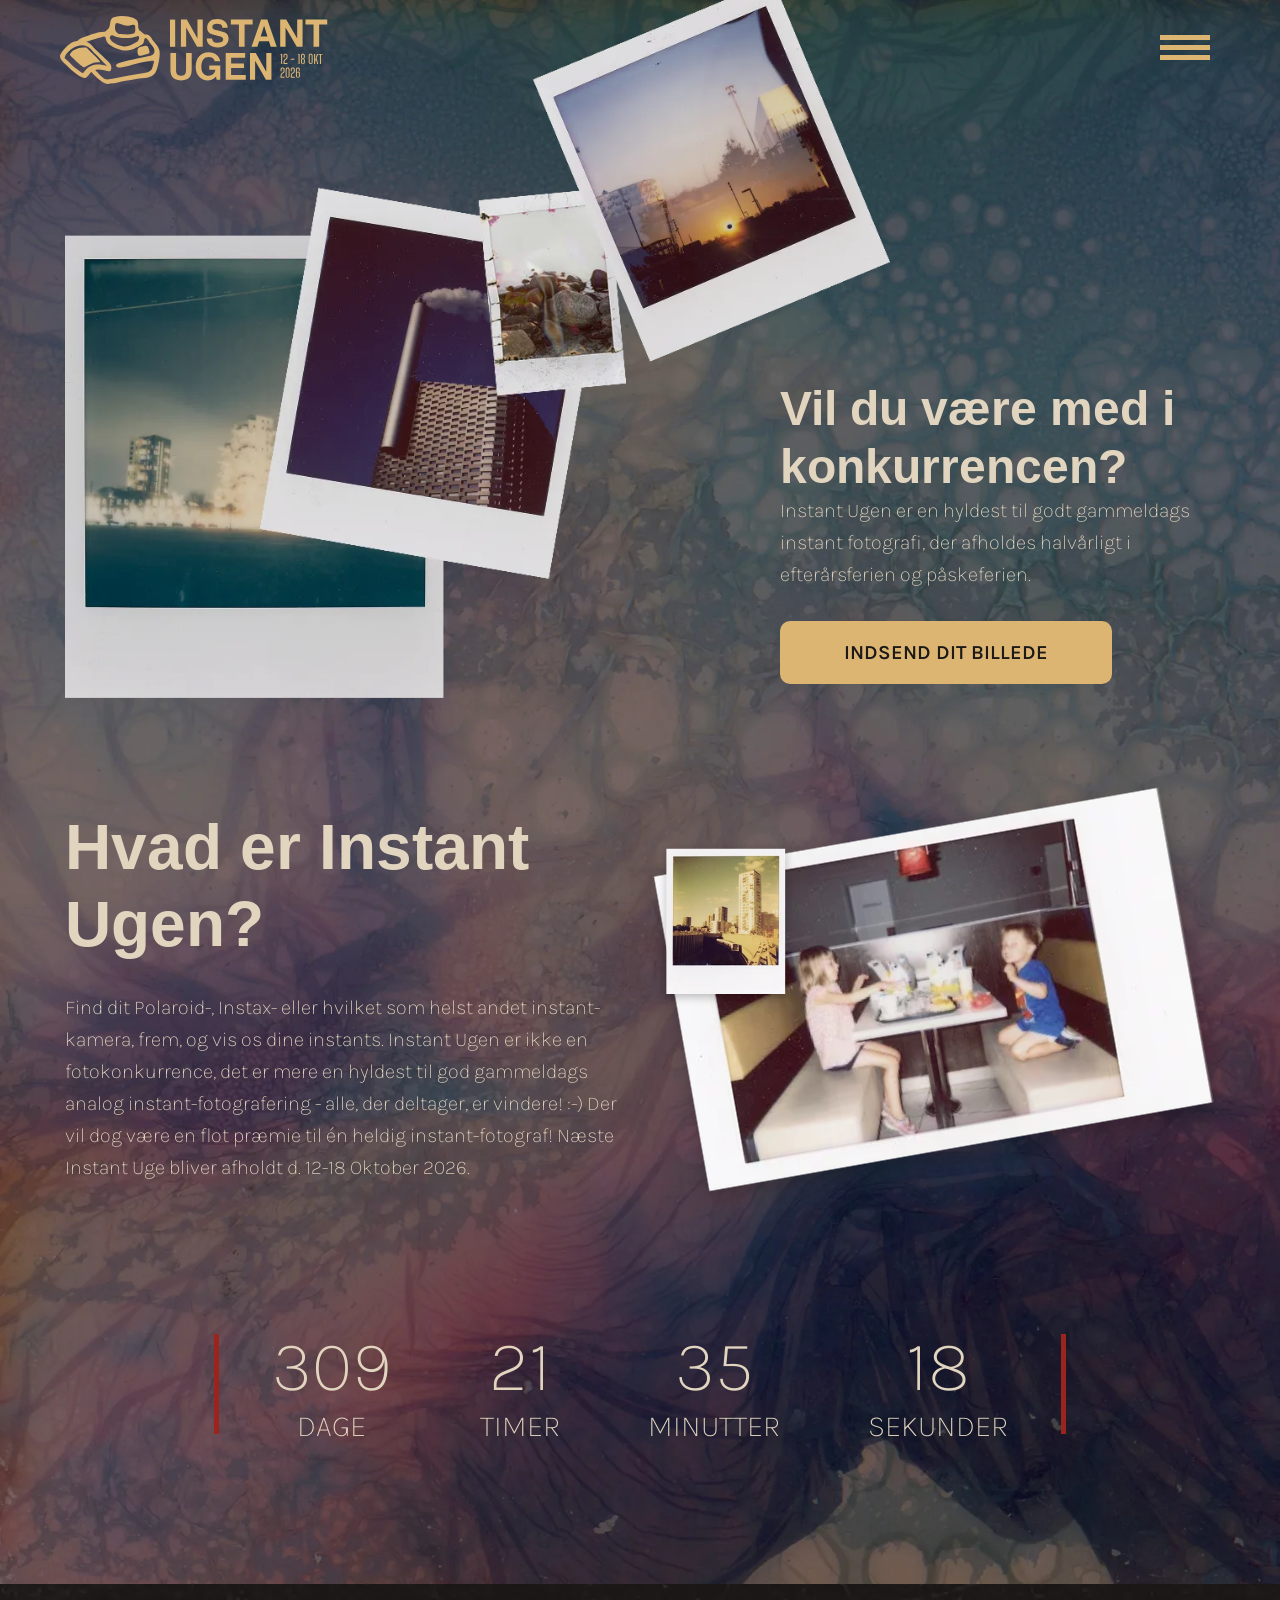
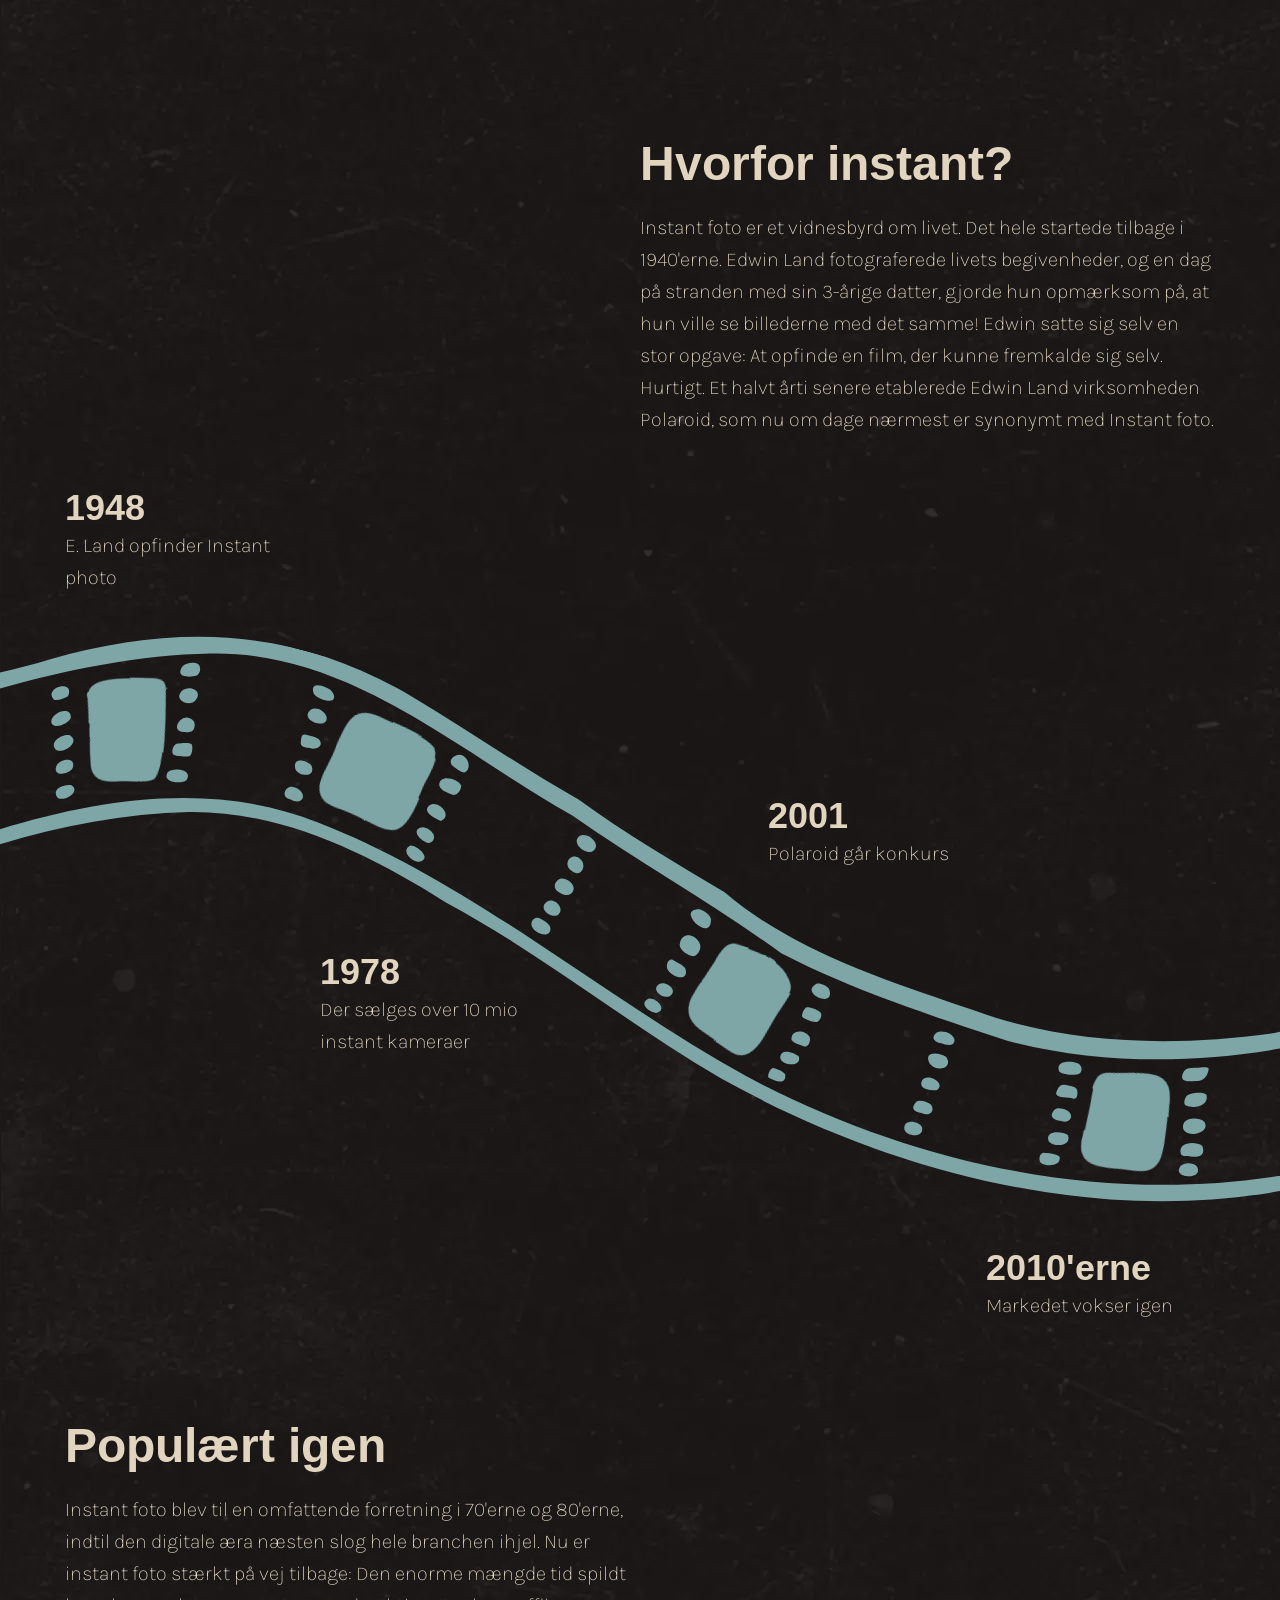
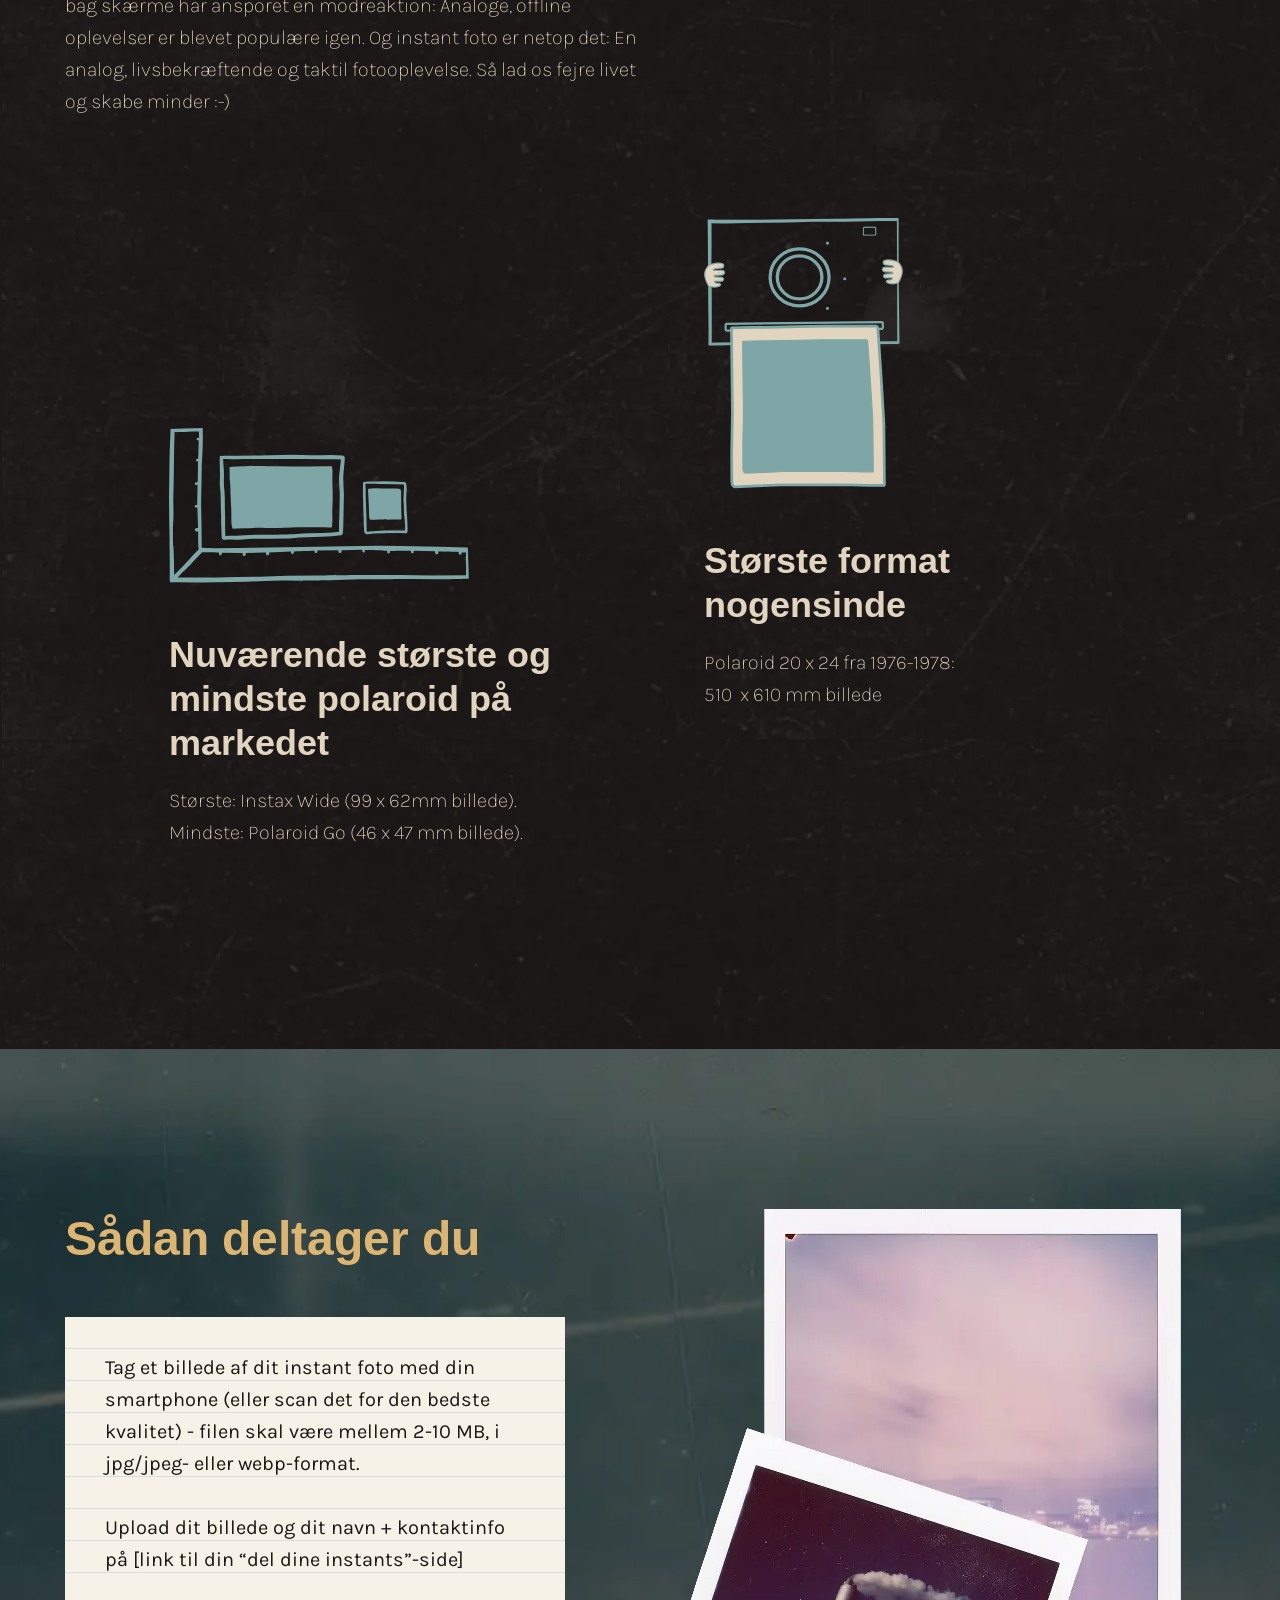
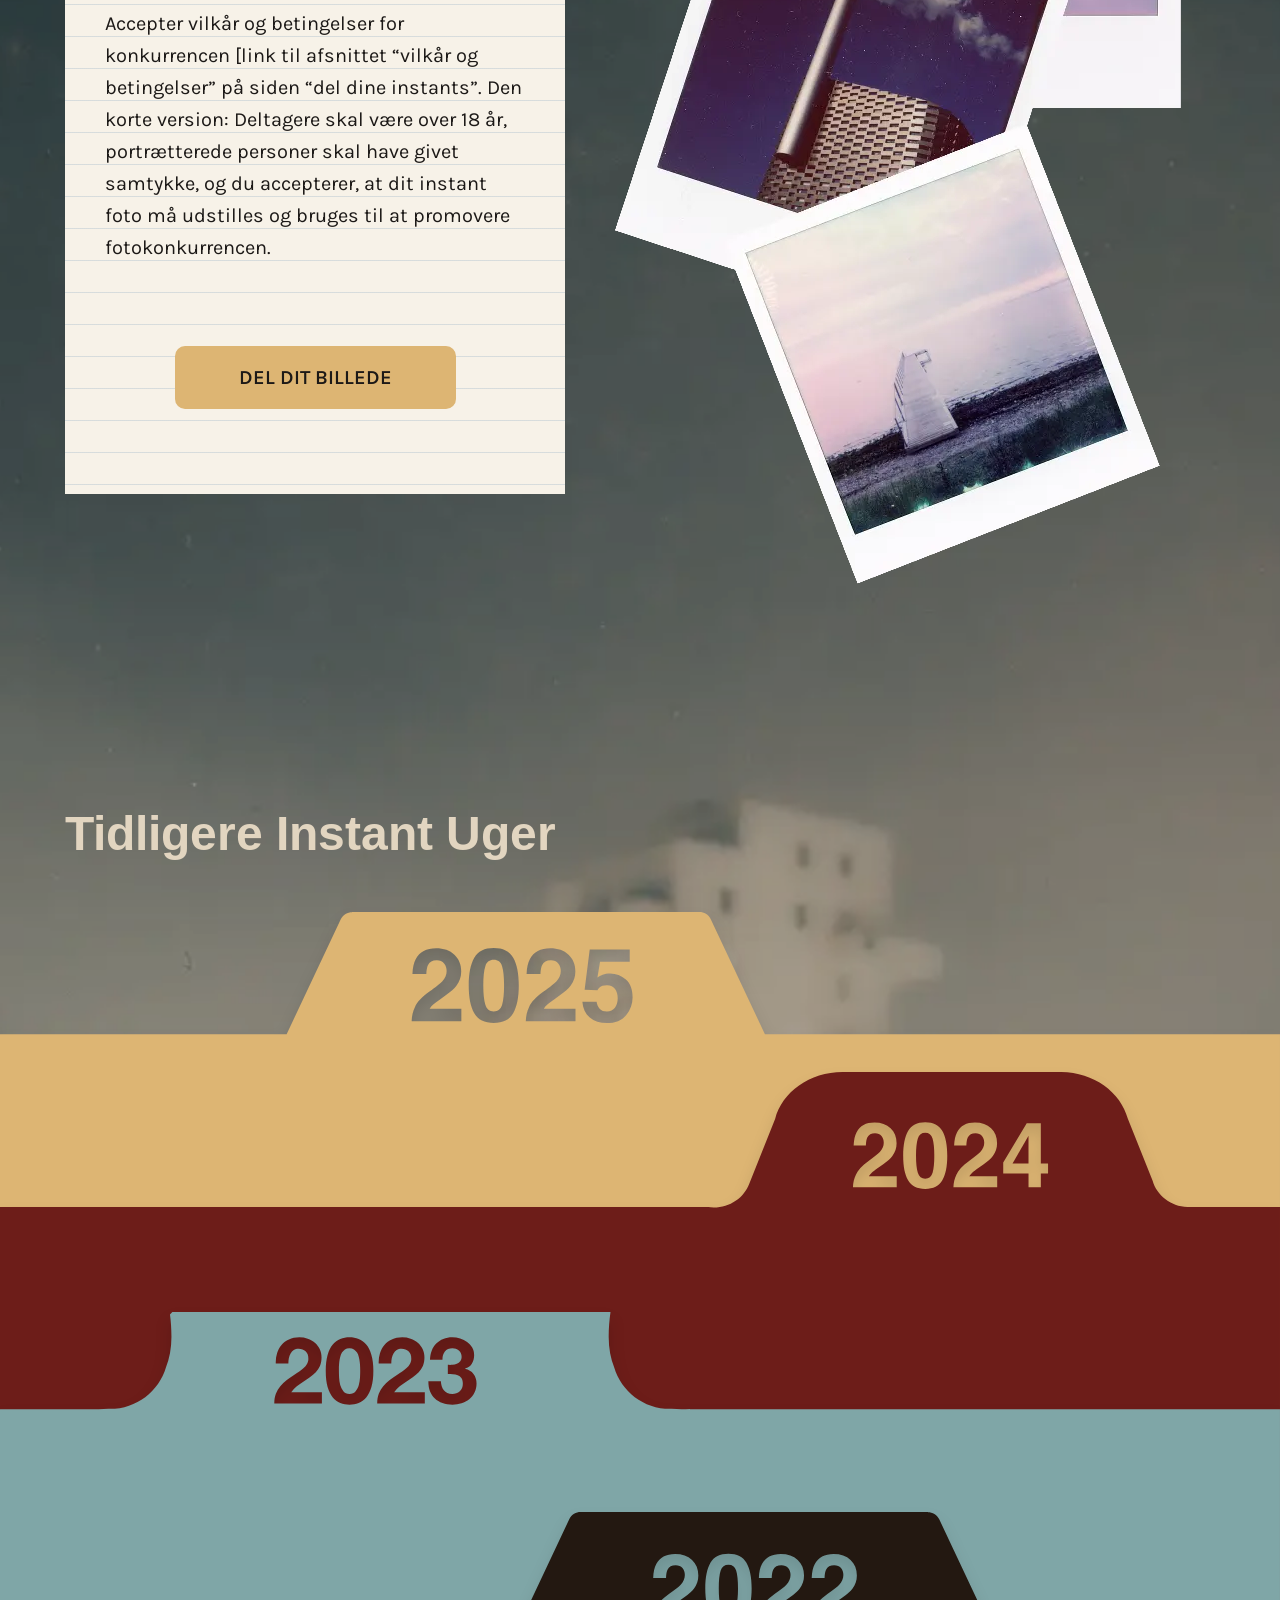
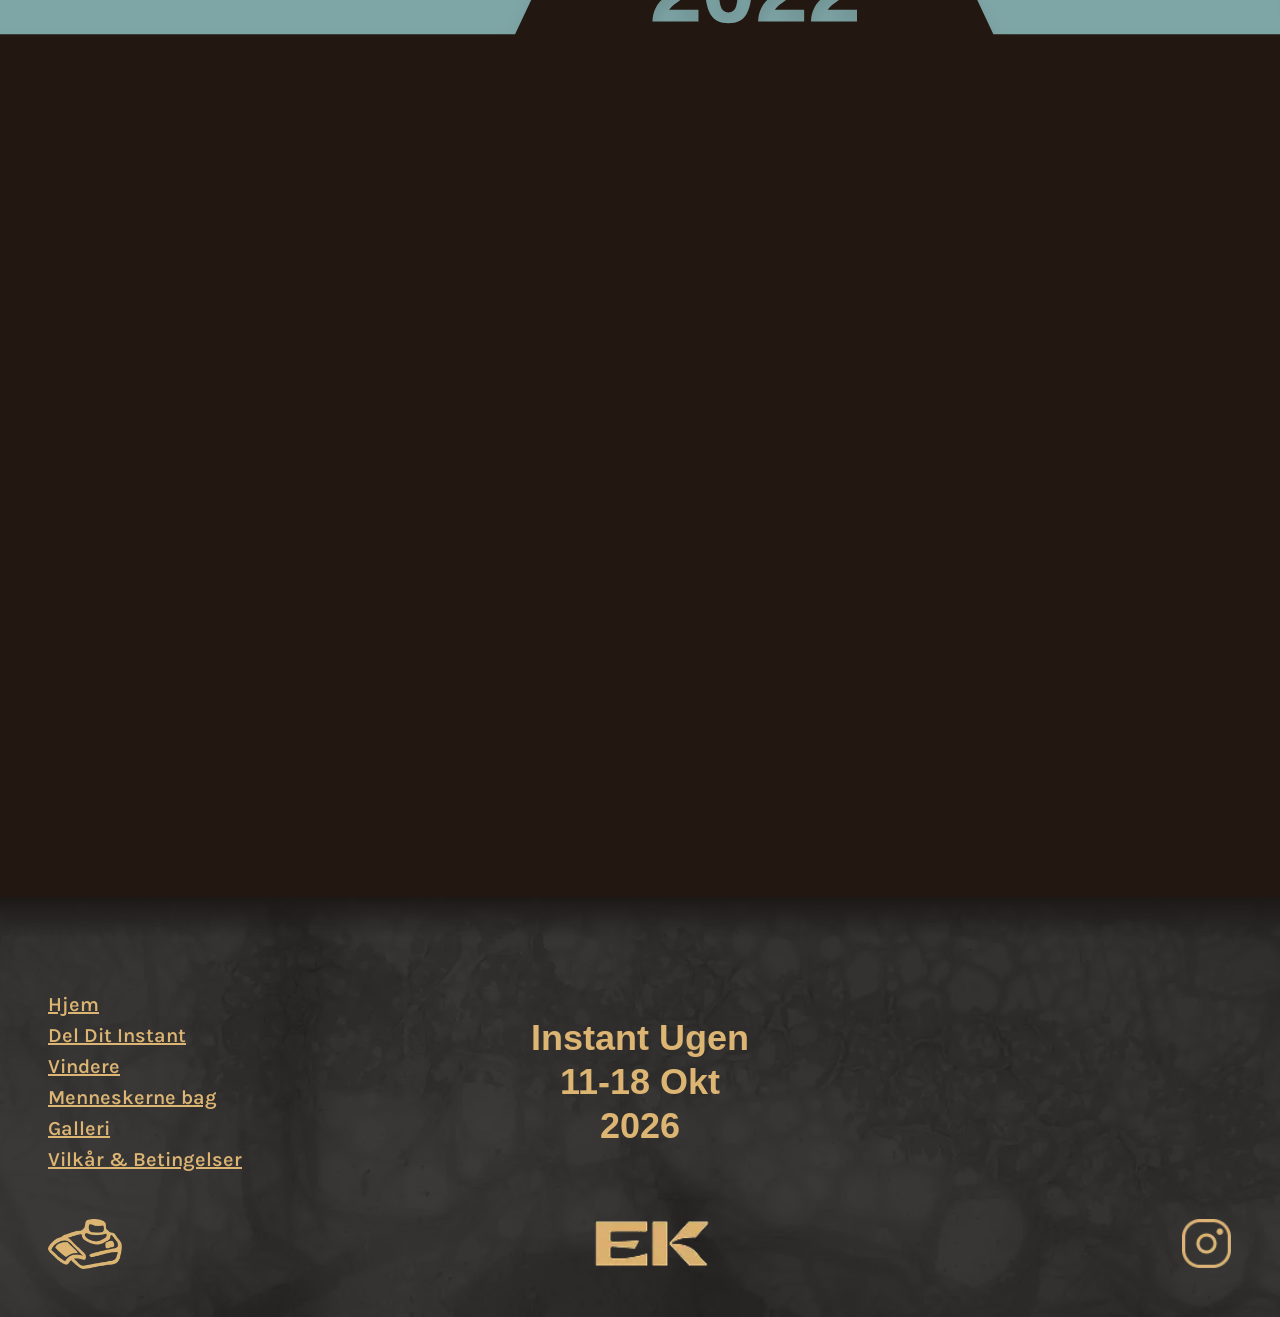
<file: index.html>
<!doctype html>
<html lang="da">

<head>
    <meta charset="UTF-8" />
    <meta name="viewport" content="width=device-width, initial-scale=1.0" />
    <meta name="robots" content="noindex, nofollow" />
    <title>Forside</title>

    <!--Favicon-->
    <link rel="icon" type="image/x-icon" href="logo/Logo_interrim.webp">


    <!--Font-->

    <link rel="preconnect" href="https://fonts.googleapis.com" />
    <link rel="preconnect" href="https://fonts.gstatic.com" crossorigin />
    <link
        href="https://fonts.googleapis.com/css2?family=Arimo:ital,wght@0,400..700;1,400..700&family=Karla:ital,wght@0,200..800;1,200..800&display=swap"
        rel="stylesheet" />

    <!--css-->
    <link rel="stylesheet" href="css/global.css" />
    <link rel="stylesheet" href="css/index.css" />
</head>

<body>
    <div class="hero_background">
        <header>
            <div class="logo">
                <a href="index.html">
                    <img class="camera_Logo" src="logo/Logo_interrim.svg" alt="logo" />
                    <img class="Wordmark_logo" src="logo/Wordmark_and_date.svg"
                        alt="Instant Ugen | afholdes d. 12-18 Oktober 2026" />
                </a>
            </div>

            <nav>
                <ul class="menu">
                    <li><a href="index.html">HJEM</a></li>
                    <li><a href="form.html">DEL DIT INSTANT</a></li>
                    <li><a href="winners.html">VINDERE</a></li>
                    <li><a href="about.html">MENNESKERNE BAG</a></li>
                    <li><a href="galleri.html">GALLERI</a></li>
                </ul>
            </nav>

            <button class="burger" aria-label="Menu button">
                <span class="line"></span>
                <span class="line"></span>
                <span class="line"></span>
            </button>
        </header>

        <section class="hero">
            <div class="hero_images">
                <img src="Img/polaroids/hero_images_gathered_lo.webp" alt="Instant foto af Amager Strandpark" />
                <!-- <img
            src="/img/polaroids/hero_instant2.webp"
            alt="Instant foto af Amager Forbrænding"
          />
          <img
            src="/img/polaroids/hero_instant3.webp"
            alt="Instant foto af Amager Strandpark"
          />
          <img
            src="/img/polaroids/hero_instant4.webp"
            alt="Instant foto af Amager Strandpark"
          /> -->
            </div>

            <div class="hero_text_button">
                <div>
                    <h2 class="hero_title">Vil du være med i konkurrencen?</h2>
                    <p class="hero_text">
                        Instant Ugen er en hyldest til godt gammeldags instant fotografi,
                        der afholdes halvårligt i efterårsferien og påskeferien.
                    </p>
                </div>
                <a class="button" aria-label="button" href="form.html">INDSEND DIT BILLEDE</a>
            </div>




        </section>

        <section class="what_is_section">
            <div class="what_is_flex">

                <div class="what_is_images">
                    <img class="metro_tilt_ovenpå" src="Img/polaroids/hero_instant6.webp"
                        alt="Instantbillede af metroen på amager">

                    <img class="burgerking" src="Img/polaroids/hero_instant5.webp"
                        alt="Instant af Stefans børn på burgerking" />
                </div>



                <div class="what_is_text">

                    <h1>Hvad er Instant Ugen?</h1>
                    <p>Find dit Polaroid-, Instax- eller hvilket som helst andet instant-kamera, frem, og vis os dine
                        instants.
                        Instant Ugen er ikke en fotokonkurrence, det er mere en hyldest til god gammeldags analog
                        instant-fotografering
                        - alle, der deltager, er vindere! :-)

                        Der vil dog være en flot præmie til én heldig instant-fotograf!
                        Næste Instant Uge bliver afholdt d. 12-18 Oktober 2026.
                    </p>


                </div>

            </div>

            <div class="container">

                <div id="countdown">
                    <div class="RedLine"></div>
                    <ul class="redlines">
                        <li><span id="days"></span>dage</li>
                        <li><span id="hours"></span>timer</li>
                        <li><span id="minutes"></span>minutter</li>
                        <li><span id="seconds"></span>sekunder</li>
                    </ul>
                    <div class="RedLine"></div>
                </div>

            </div>
        </section>

    </div>



    <section class="timeline">
        <div class="section_timeline">
            <div class="timeline_intro">
                <h2>Hvorfor instant?</h2>
                <p>Instant foto er et vidnesbyrd om livet. Det hele startede tilbage i 1940'erne. Edwin Land
                    fotograferede livets begivenheder, og en dag på stranden med sin 3-årige datter, gjorde hun
                    opmærksom på, at hun ville se billederne med det samme!

                    Edwin satte sig selv en stor opgave: At opfinde en film, der kunne fremkalde sig selv. Hurtigt. Et
                    halvt årti senere etablerede Edwin Land virksomheden Polaroid, som nu om dage nærmest er synonymt
                    med Instant foto.
                </p>
            </div>


            <div class="timeline_wrapper">

                <div class="timeline_grid">
                    <div class="info1">
                        <h3>1948</h3>
                        <p>E. Land opfinder Instant photo</p>
                    </div>

                    <div class="info2">
                        <h3>1978</h3>
                        <p>Der sælges over 10 mio instant kameraer</p>
                    </div>


                    <div class="info3">
                        <h3>2001</h3>
                        <p>Polaroid går konkurs</p>
                    </div>

                    <div class="info4">
                        <h3>2010'erne</h3>
                        <p>Markedet vokser igen</p>
                    </div>
                </div>


                <img class="filmroll" src="logo/Filmroll_mobile.svg"
                    alt="illustration af bonrulle med påtrykte instant fotos">

            </div>


            <div class="timeline_outro">
                <h2>Populært igen</h2>
                <p>Instant foto blev til en omfattende forretning i 70'erne og 80'erne, indtil den digitale æra næsten
                    slog hele branchen ihjel.

                    Nu er instant foto stærkt på vej tilbage: Den enorme mængde tid spildt bag skærme har ansporet en
                    modreaktion: Analoge, offline oplevelser er blevet populære igen. Og instant foto er netop det: En
                    analog, livsbekræftende og taktil fotooplevelse.

                    Så lad os fejre livet og skabe minder :-)</p>
            </div>

        </div>


        <div class="infographics_index">
            <div class="infographic_1">
                <img src="logo/info_lineal.svg"
                    alt="Illustration af to polaroidbilleder der sammenlignes med en lineal." />
                <article class="infographic_text">
                    <h3>Nuværende største og mindste polaroid på markedet </h3>
                    <p>Største: Instax Wide (99 x 62mm billede). <br>
                        Mindste: Polaroid Go (46 x 47 mm billede).</p>
                </article>

            </div>


            <div class="infographic_2">
                <img src="logo/info_format.svg" alt="Illustration af et stort kamera der printer et stort format ud." />
                <article class="infographic_text">
                    <h3>Største format nogensinde </h3>
                    <p>Polaroid 20 x 24 fra 1976-1978: <br> 510  x 610 mm billede </p>
                </article>
            </div>
        </div>

    </section>

    <section class="how_to_section">

        <div class="howto_bigflex">

            <div class="howto_smallflex">

                <div>
                    <h2 class="h2_howto">Sådan deltager du</h2>
                    <div class="note">
                        <div>

                            <p>
                                Tag et billede af dit instant foto med din smartphone (eller scan det for den bedste
                                kvalitet) - filen skal
                                være mellem
                                2-10 MB, i jpg/jpeg- eller webp-format.

                            </p>
                            <p>Upload dit billede og dit navn + kontaktinfo på [link til din “del dine instants”-side]

                            </p>

                            <p>Accepter vilkår og betingelser for konkurrencen [link til afsnittet “vilkår og
                                betingelser” på siden “del
                                dine
                                instants”. Den korte version: Deltagere skal være over 18 år, portrætterede personer
                                skal have givet
                                samtykke, og du
                                accepterer, at dit instant foto må udstilles og bruges til at promovere
                                fotokonkurrencen.</p>
                        </div>
                        <div class="howtobtn">
                            <a class="button" href="form.html">DEL DIT BILLEDE</a>
                        </div>
                    </div>
                </div>

                <div class="howto_images">
                    <img src="Img/polaroids/howto_images.webp"
                        alt="Et display af tre polaroidbilleder - alle fra Amager">
                </div>
            </div>
        </div>

        <h2 class="files_title">Tidligere Instant Uger</h2>


        <section class="files">

            <a href="galleri.html" class="file-link" aria-label="Se vindere fra 2025">
                <img class="yellowfile" src="svg/yellowfile.svg" alt="En gul mappe med teksten 2025">
            </a>
            <!-- <div class="imginfile"> -->
            <!-- <img src="Img/polaroids/hero_instant3.webp" alt="polaroidbillede af sten på stranden">
    <img src="Img/polaroids/hero_instant4.webp" alt="dobbelteksponeret polaroidbillede af solnedgang">
  </div> -->
            <a href="galleri.html" class="file-link" aria-label="Se vindere fra 2024">
                <img class="redfile" src="svg/redfile.svg" alt="En rød mappe med teksten 2024">
            </a>
            <a href="galleri.html" class="file-link" aria-label="Se vindere fra 2023">
                <img class="bluefile" src="svg/bluefile.svg" alt="En blå mappe med teksten 2023">
            </a>
            <a href="galleri.html" class="file-link" aria-label="Se vindere fra 2022">
                <img class="brownfile" src="svg/brownfile.svg" alt="En brun mappe med teksten 2022">
            </a>

        </section>
    </section>



    <footer>
        <div class="Footer_Content">
            <div class="Footer_Date">
                <h3>Instant Ugen</h3>
                <h3>11-18 Okt</h3>
                <h3>2026</h3>
            </div>

            <div class="Footer_links">
                <a href="index.html">Hjem</a>
                <a href="form.html">Del Dit Instant</a>
                <a href="winners.html">Vindere</a>
                <a href="about.html">Menneskerne bag</a>
                <a href="galleri.html">Galleri</a>
                <a href="agreements.html" target="_blank" rel="noopener noreferrer">Vilkår & Betingelser</a>
            </div>
        </div>

        <div class="Footer_logo">
            <a href="index.html">
                <img src="logo/Logo_interrim.webp" alt="Instant ugen Logo" /></a>
            <a href="https://www.ek.dk/" target="_blank"><img src="logo/Ek_logo.webp" alt="Sponsor Logo EK" />
            </a>
            <a href="DEAD_LINK " target="_blank">
                <img src="logo/Insta_logo.webp" alt="Instagram Link" /></a>
        </div>
    </footer>
    <script src="javascript/burger.js"></script>
    <script src="javascript/index.js"></script>
</body>

</html>
</file>
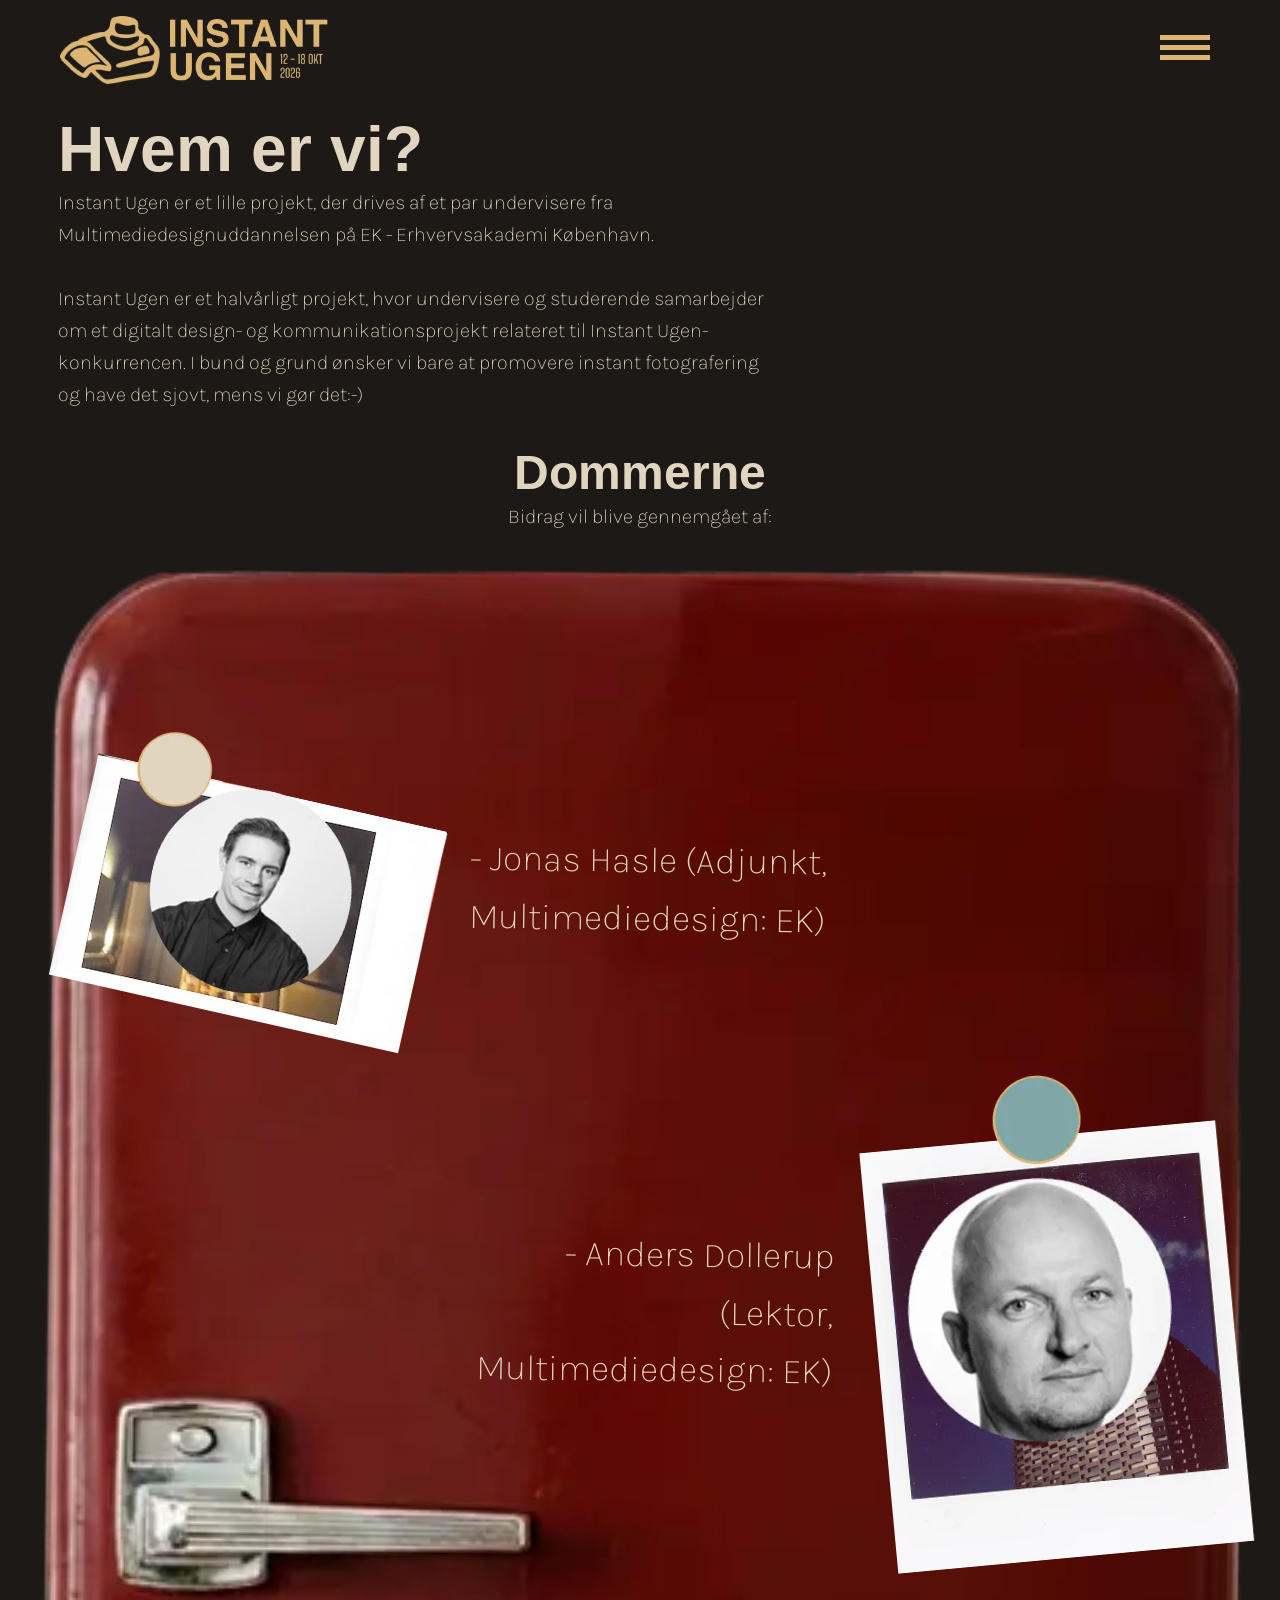
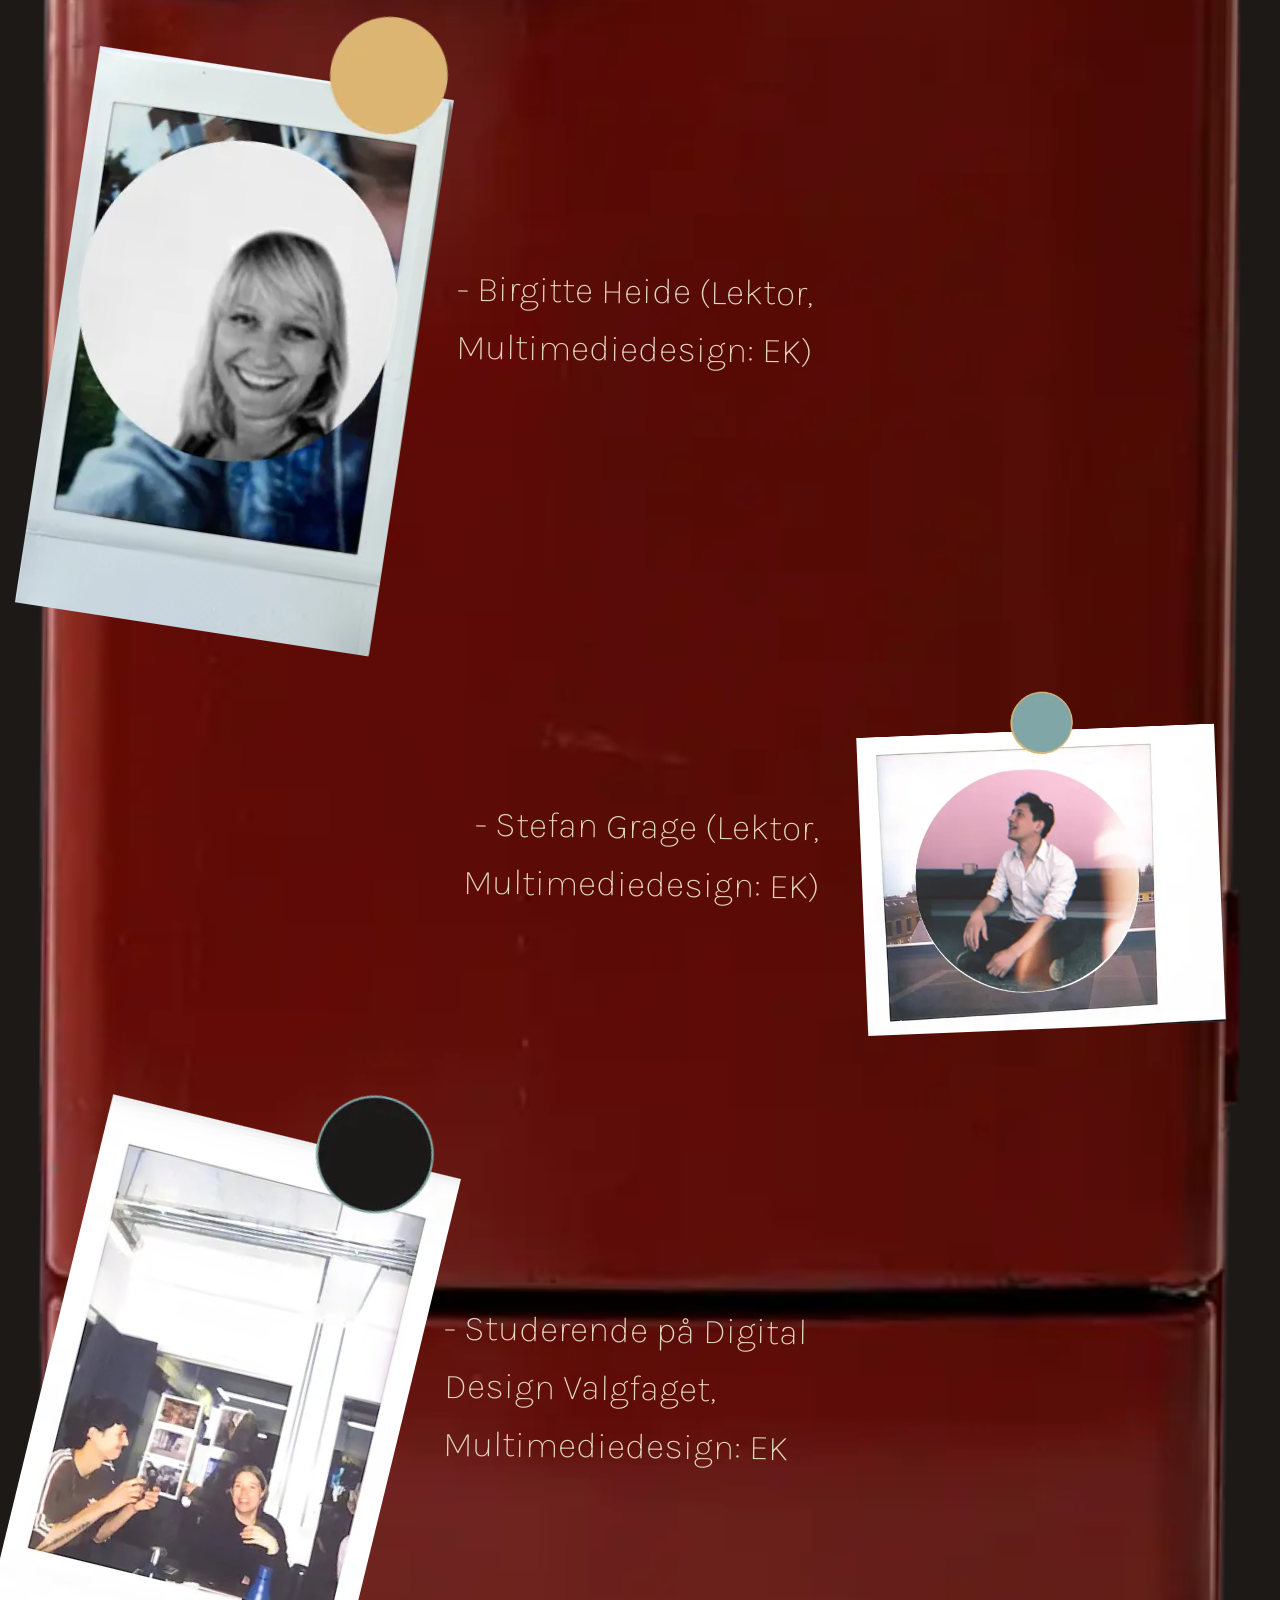
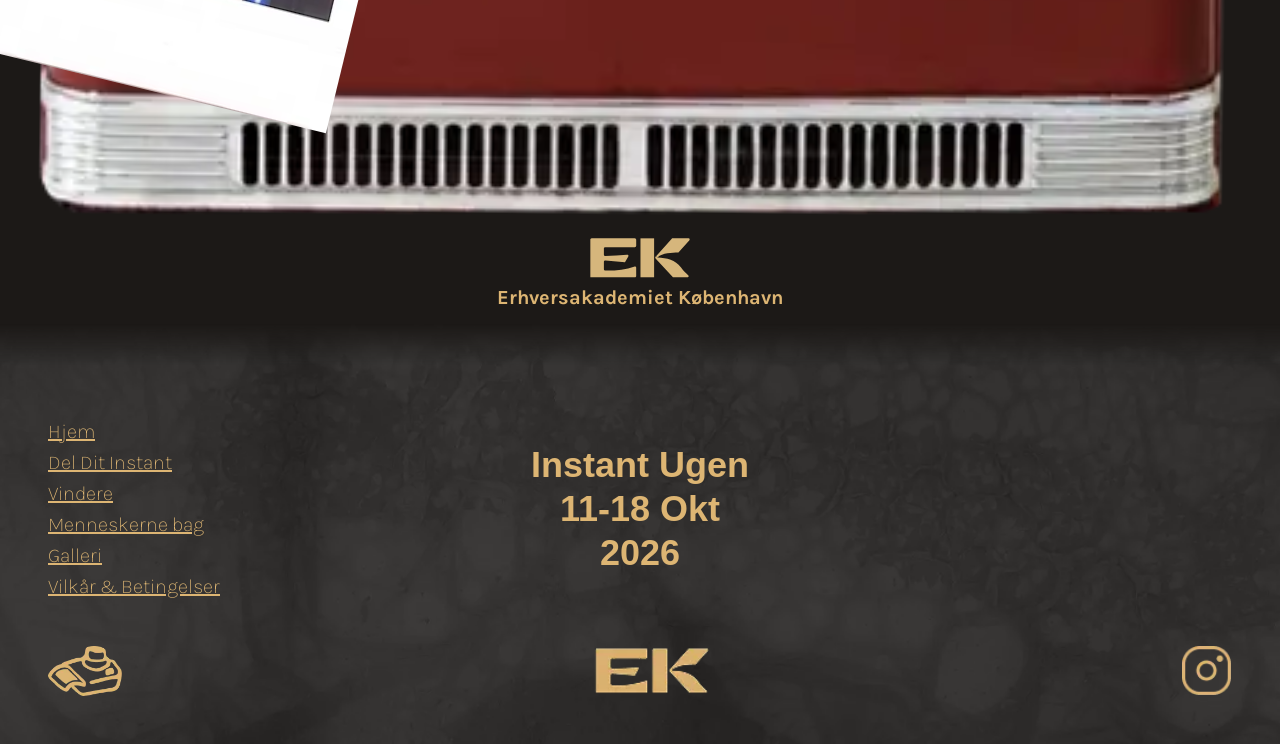
<file: about.html>
<!DOCTYPE html>
<html lang="da">

<head>
    <meta charset="UTF-8">
    <meta name="viewport" content="width=device-width, initial-scale=1.0">
    <meta name="robots" content="noindex, nofollow">
    <title>Menneskerne Bag</title>
    <!--Favicon-->
    <link rel="icon" type="image/x-icon" href="logo/Logo_interrim.webp">



    <!--Font-->

    <link rel="preconnect" href="https://fonts.googleapis.com">
    <link rel="preconnect" href="https://fonts.gstatic.com" crossorigin>
    <link
        href="https://fonts.googleapis.com/css2?family=Arimo:ital,wght@0,400..700;1,400..700&family=Karla:ital,wght@0,200..800;1,200..800&display=swap"
        rel="stylesheet">

    <!--css-->
    <link rel="stylesheet" href="css/global.css">
    <link rel="stylesheet" href="css/about.css">

</head>

<body>

    <header>

        <div class="logo">
            <a href="index.html">
                <img class="camera_Logo" src="logo/Logo_interrim.webp" alt="logo">
                <img class="Wordmark_logo" src="logo/Wordmark_and_date.webp" alt="logo">
            </a>
        </div>

        <nav>
            <ul class="menu">

                <li><a href="index.html">HJEM</a></li>
                <li><a href="form.html">DEL DIT INSTANT</a></li>
                <li><a href="winners.html">VINDERE</a></li>
                <li><a href="about.html">MENNESKERNE BAG</a></li>
                <li><a href="galleri.html">GALLERI</a></li>

            </ul>
        </nav>

        <button class="burger" aria-label="Menu button">
            <span class="line"></span>
            <span class="line"></span>
            <span class="line"></span>
        </button>
    </header>

    <main>
        <div class="aboutInfo">
            <div class="HvemErVi">
                <h1>Hvem er vi?</h1>
                <p>Instant Ugen er et lille projekt, der drives af et par undervisere fra Multimediedesignuddannelsen på
                    EK
                    -
                    Erhvervsakademi København.
                    <br>
                    <br>
                    Instant Ugen er et halvårligt projekt, hvor undervisere og studerende samarbejder om et digitalt
                    design-
                    og
                    kommunikationsprojekt relateret til Instant Ugen-konkurrencen.
                    I bund og grund ønsker vi bare at promovere instant fotografering og have det sjovt, mens vi gør
                    det:-)
                </p>
            </div>
            <div class="Dommerne">
                <h2>Dommerne</h2>
                <p>Bidrag vil blive gennemgået af:</p>
            </div>
        </div>

        <div class="Fridge">
            <img class="FridgeBackground" src="Img/Backgrounds/FridgeNEWNEW.webp" alt="Køleskabs Baggrund">

            <div class="FridgeContent">

                <div class="FridgeJudge">
                    <img class="JudgeImg1" src="Img/polaroids/AboutImg/Jonas.webp" alt="Billede af dommeren Jonas">
                    <p> - Jonas Hasle (Adjunkt, Multimediedesign: EK)</p>

                </div>
                <div class="FridgeJudge">
                    <p> - Anders Dollerup (Lektor, Multimediedesign: EK)</p>
                    <img class="JudgeImg2" src="Img/polaroids/AboutImg/Anders.webp" alt="Billede af dommeren Anders">


                </div>
                <div class="FridgeJudge">
                    <img class="JudgeImg3" src="Img/polaroids/AboutImg/Birgitte.webp"
                        alt="Billede af dommeren Birgitte">
                    <p> - Birgitte Heide (Lektor, Multimediedesign: EK)</p>

                </div>
                <div class="FridgeJudge">
                    <p> - Stefan Grage (Lektor, Multimediedesign: EK)</p>
                    <img class="JudgeImg4" src="Img/polaroids/AboutImg/Stefan.webp" alt="Billede af dommeren Stefan">


                </div>
                <div class="FridgeJudge">

                    <img class=" JudgeImg5" src="Img/polaroids/AboutImg/Studerende.webp"
                        alt="Billede af dommerene De Studerende">
                    <p> - Studerende på Digital Design Valgfaget, Multimediedesign: EK</p>


                </div>

            </div>


        </div>

        <div class="sponsor">

            <div class="Sponsorlogo">

                <svg id="Layer_2" data-name="Layer 2" xmlns="http://www.w3.org/2000/svg" viewBox="0 0 73.79 29.23">
                    <defs>
                        <style>
                            .cls-1 {
                                fill: #d6b67c;
                            }
                        </style>
                    </defs>
                    <g id="Layer_1-2" data-name="Layer 1">
                        <g>
                            <path class="cls-1"
                                d="M65.24,10.72c-4.96.13-11.57.17-15.45,3.6l-1.03-.94L60.65.26h11.91c.3,0,.83.19.94.41s0,.79-.12,1.07l-8.14,8.98Z" />
                            <path class="cls-1"
                                d="M71.89,28.98h-10.67l-12.68-13.65c-.35-.38-.61-1.04-.24-1.44l.46-.51,1.03.94c7.01.43,13.1,1.67,17.26,7.29,1.61,2.17,3.34,4.07,5.4,5.84.18.15.4.66.37.89-.04.27-.64.64-.93.64Z" />
                            <rect class="cls-1" x="37.25" y=".25" width="10.05" height="28.73" />
                            <path class="cls-1"
                                d="M27.32,12.31c.25-.02.73.13.89.27.16.15.18.79.05,1.02l-2.45,4.32-14.37-1.25c-.55-.05-1.19.3-1.19.87v5.56c0,.67.57.95,1.2.96,7.41.15,14.56-.76,21.6-3.06.43-.14,1.03.38,1.03.79v6.46c0,.27-.53.74-.82.74H.28S.25,1.18.25,1.18C.25.75.77.32,1.19.25h31.81c.67,0,1.08.54,1.09,1.11v4.44c0,.55-.41,1.05-1.04,1.05H11.46c-.58,0-1.21.19-1.21.83v4.66c-.01.6.62.92,1.2.9,5.38-.13,10.5-.4,15.87-.93Z" />
                        </g>
                    </g>
                </svg>
            </div>
            <p class="SponsorText">Erhversakademiet København </p>
        </div>

    </main>

    <footer>
        <div class="Footer_Content">
            <div class="Footer_Date">
                <h3>Instant Ugen</h3>
                <h3>11-18 Okt</h3>
                <h3>2026</h3>
            </div>

            <div class="Footer_links">
                <a href="index.html">Hjem</a>
                <a href="form.html">Del Dit Instant</a>
                <a href="winners.html">Vindere</a>
                <a href="about.html">Menneskerne bag</a>
                <a href="galleri.html">Galleri</a>
                <a href="agreements.html" target="_blank" rel="noopener noreferrer">Vilkår & Betingelser</a>

            </div>
        </div>


        <div class="Footer_logo">
            <a href="index.html"> <img src="logo/Logo_interrim.webp" alt="Instant ugen Logo"></a>
            <a href="https://www.ek.dk/" target="_blank"><img src="logo/Ek_logo.webp" alt="Sponsor Logo EK"> </a>
            <a href="DEAD_LINK " target="_blank"> <img src="logo/Insta_logo.webp" alt="Instagram Link"></a>


        </div>
    </footer>
    <script src="javascript/burger.js"></script>
</body>

</html>
</file>
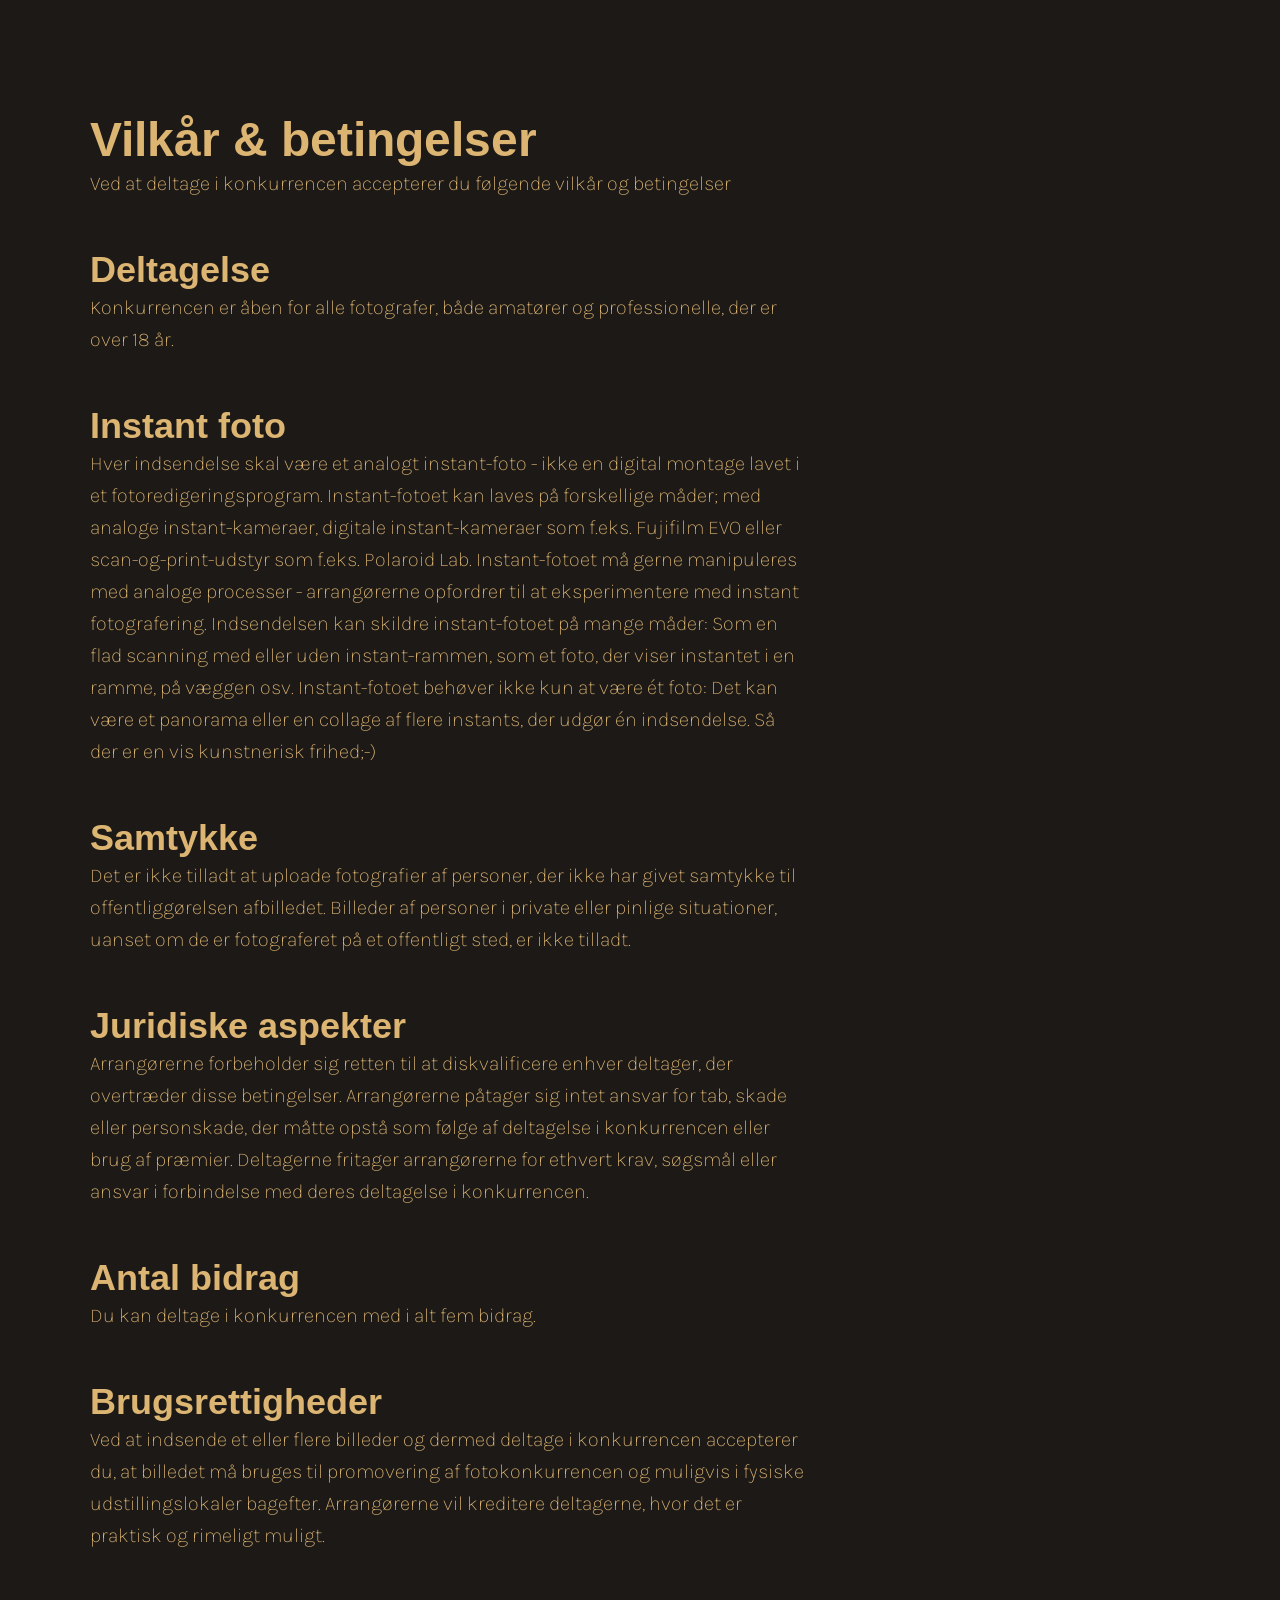
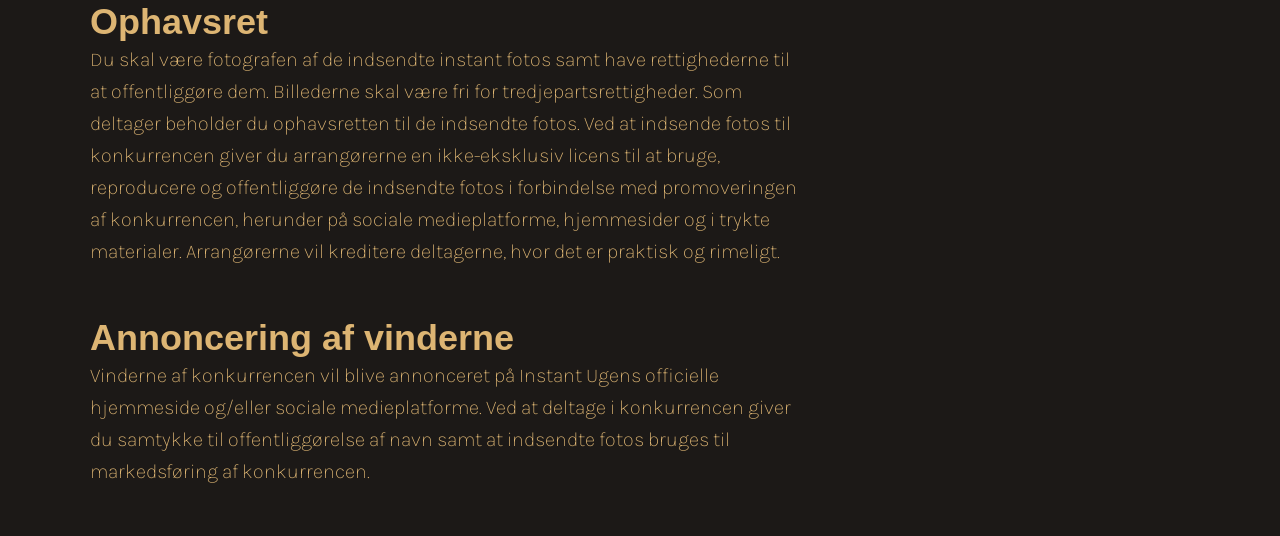
<file: agreements.html>
<!DOCTYPE html>
<html lang="da">

<head>
    <meta charset="UTF-8">
    <meta name="viewport" content="width=device-width, initial-scale=1.0">
    <meta name="robots" content="noindex, nofollow">
    <title>Vilkår & Betingelser</title>

    <!--Favicon-->
    <link rel="icon" type="image/x-icon" href="logo/Logo_interrim.webp">


    <!--Font-->

    <link rel="preconnect" href="https://fonts.googleapis.com">
    <link rel="preconnect" href="https://fonts.gstatic.com" crossorigin>
    <link
        href="https://fonts.googleapis.com/css2?family=Arimo:ital,wght@0,400..700;1,400..700&family=Karla:ital,wght@0,200..800;1,200..800&display=swap"
        rel="stylesheet">

    <!--css-->
    <link rel="stylesheet" href="css/global.css">
    <link rel="stylesheet" href="css/agreements.css">

</head>

<body>

    <header>

    </header>

    <main>
        <h2> Vilkår & betingelser</h2>

        <p>Ved at deltage i konkurrencen accepterer du følgende vilkår og betingelser</p>

        <h3> Deltagelse</h3>
        <p> Konkurrencen er åben for alle fotografer, både amatører og professionelle, der er over 18 år.</p>

        <h3>Instant foto</h3>
        <p>Hver indsendelse skal være et analogt instant-foto - ikke en digital montage lavet i et
            fotoredigeringsprogram.
            Instant-fotoet kan laves på forskellige måder; med analoge instant-kameraer, digitale instant-kameraer
            som
            f.eks.
            Fujifilm EVO eller scan-og-print-udstyr som f.eks. Polaroid Lab. Instant-fotoet må gerne manipuleres med
            analoge
            processer - arrangørerne opfordrer til at eksperimentere med instant fotografering. Indsendelsen kan
            skildre
            instant-fotoet på mange måder: Som en flad scanning med eller uden instant-rammen, som et foto, der
            viser
            instantet i en
            ramme, på væggen osv. Instant-fotoet behøver ikke kun at være ét foto: Det kan være et panorama eller en
            collage
            af
            flere instants, der udgør én indsendelse. Så der er en vis kunstnerisk frihed;-) </p>

        <h3> Samtykke</h3>
        <p> Det er ikke tilladt at uploade fotografier af personer, der ikke har givet samtykke til
            offentliggørelsen af
            ​​billedet.
            Billeder af personer i private eller pinlige situationer, uanset om de er fotograferet på et offentligt
            sted, er
            ikke
            tilladt.</p>

        <h3> Juridiske aspekter</h3>
        <p> Arrangørerne forbeholder sig retten til at diskvalificere enhver deltager, der overtræder disse
            betingelser.
            Arrangørerne påtager sig intet ansvar for tab, skade eller personskade, der måtte opstå som følge af
            deltagelse
            i
            konkurrencen eller brug af præmier. Deltagerne fritager arrangørerne for ethvert krav, søgsmål eller
            ansvar
            i
            forbindelse med deres deltagelse i konkurrencen.</p>

        <h3> Antal bidrag</h3>
        <p>Du kan deltage i konkurrencen med i alt fem bidrag.</p>

        <h3> Brugsrettigheder</h3>
        <p> Ved at indsende et eller flere billeder og dermed deltage i konkurrencen accepterer du, at billedet må
            bruges
            til
            promovering af fotokonkurrencen og muligvis i fysiske udstillingslokaler bagefter. Arrangørerne vil
            kreditere
            deltagerne, hvor det er praktisk og rimeligt muligt.</p>

        <h3> Ophavsret</h3>
        <p> Du skal være fotografen af de indsendte instant fotos samt have rettighederne til at offentliggøre dem.
            Billederne skal
            være fri for tredjepartsrettigheder. Som deltager beholder du ophavsretten til de indsendte fotos. Ved
            at
            indsende fotos
            til konkurrencen giver du arrangørerne en ikke-eksklusiv licens til at bruge, reproducere og
            offentliggøre
            de
            indsendte
            fotos i forbindelse med promoveringen af ​​konkurrencen, herunder på sociale medieplatforme, hjemmesider
            og
            i
            trykte
            materialer. Arrangørerne vil kreditere deltagerne, hvor det er praktisk og rimeligt.</p>

        <h3> Annoncering af vinderne  </h3>
        <p>Vinderne af konkurrencen vil blive annonceret på Instant Ugens officielle hjemmeside og/eller sociale
            medieplatforme.
            Ved at deltage i konkurrencen giver du samtykke til offentliggørelse af navn samt at indsendte fotos
            bruges
            til
            markedsføring af konkurrencen.</p>





    </main>

    <footer>
    </footer>
    <script src="javascript/burger.js"></script>
</body>

</html>
</file>
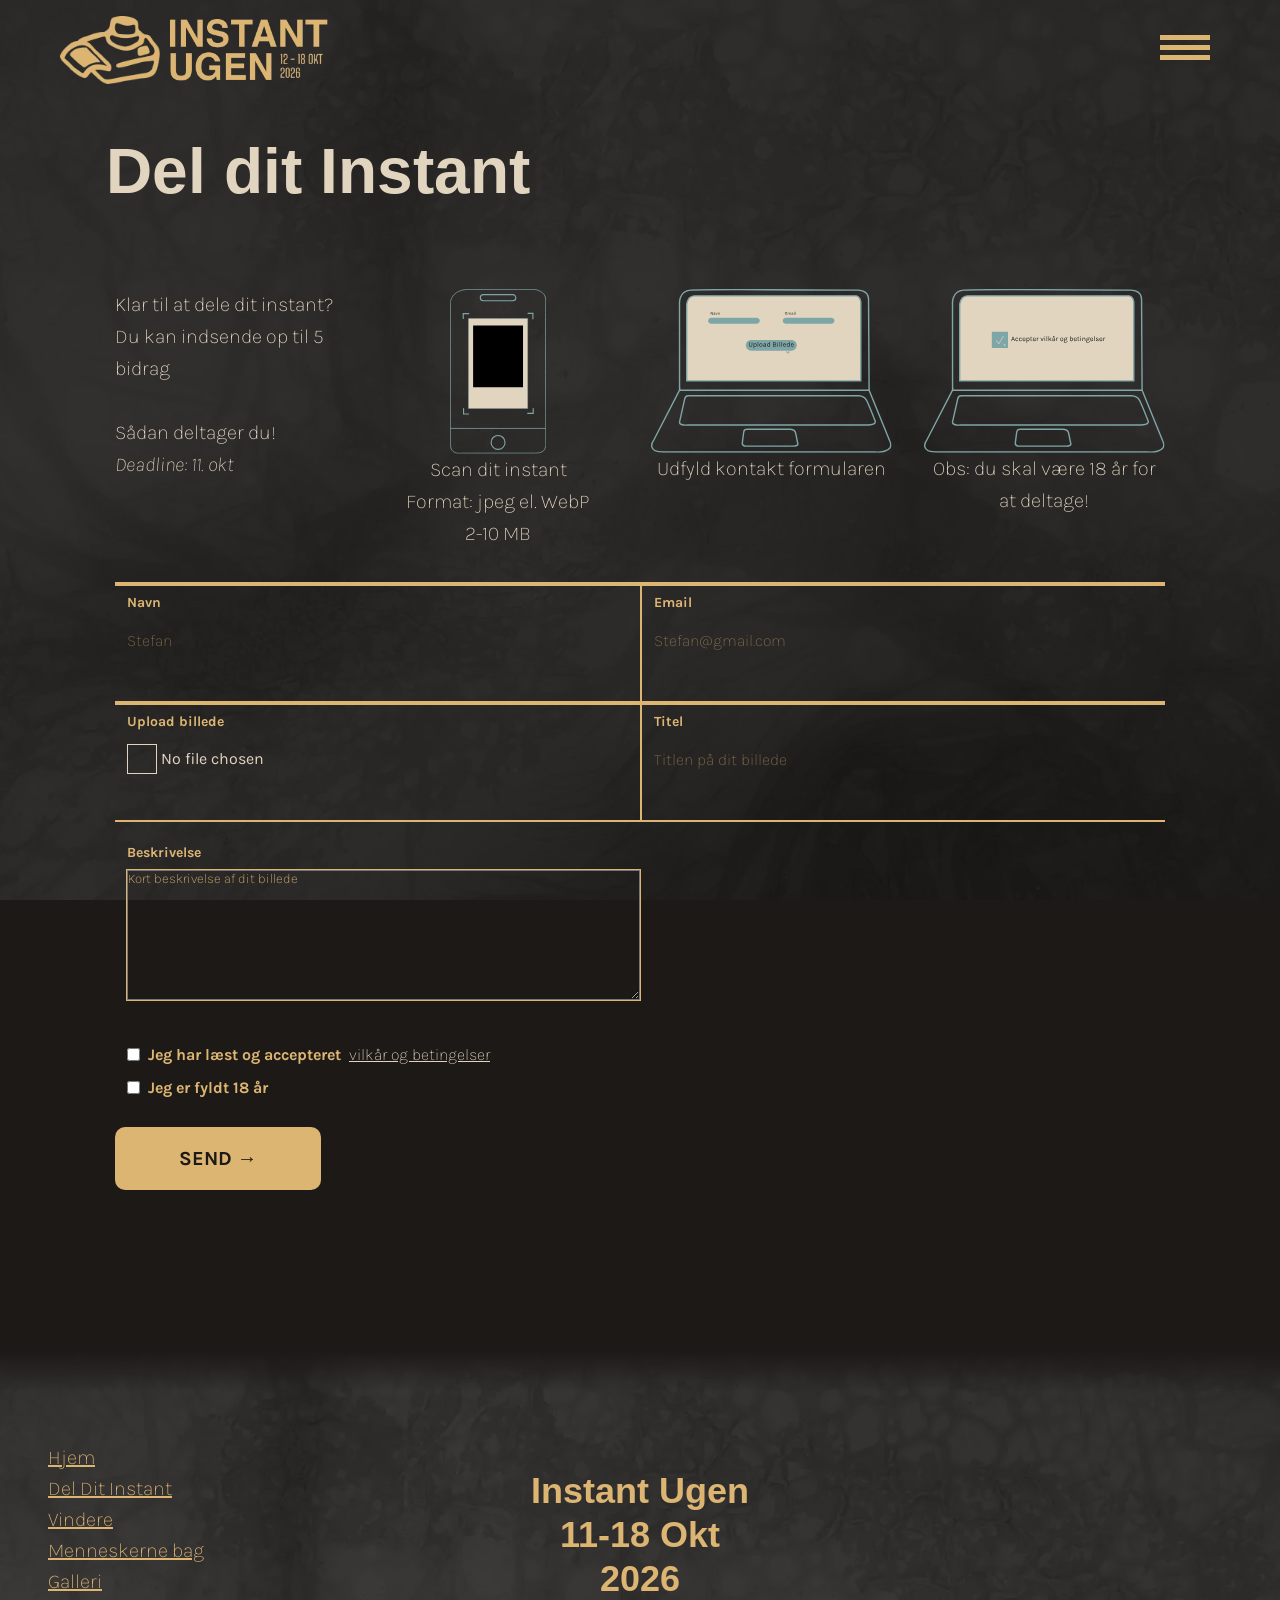
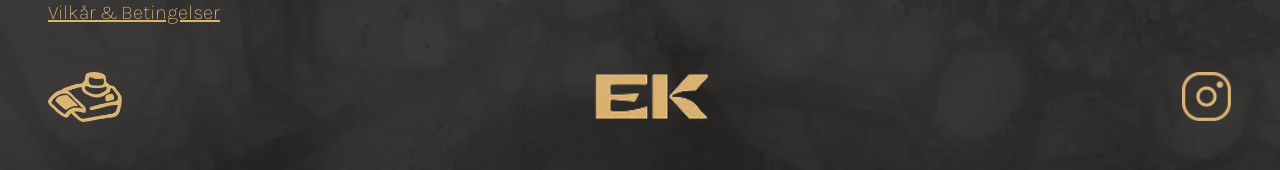
<file: form.html>
<!DOCTYPE html>
<html lang="da">

<head>
    <meta charset="UTF-8">
    <meta name="viewport" content="width=device-width, initial-scale=1.0">
    <meta name="robots" content="noindex, nofollow">
    <title>Del dit instant</title>


    <!--Favicon-->
    <link rel="icon" type="image/x-icon" href="logo/Logo_interrim.webp">

    <!--Font-->

    <link rel="preconnect" href="https://fonts.googleapis.com">
    <link rel="preconnect" href="https://fonts.gstatic.com" crossorigin>
    <link
        href="https://fonts.googleapis.com/css2?family=Arimo:ital,wght@0,400..700;1,400..700&family=Karla:ital,wght@0,200..800;1,200..800&display=swap"
        rel="stylesheet">

    <!--css-->
    <link rel="stylesheet" href="css/global.css">
    <link rel="stylesheet" href="css/form.css">

</head>

<body>

    <header>

        <div class="logo">
            <a href="index.html">
                <img class="camera_Logo" src="logo/Logo_interrim.webp" alt="logo">
                <img class="Wordmark_logo" src="logo/Wordmark_and_date.webp" alt="logo">
            </a>
        </div>

        <nav>
            <ul class="menu">

                <li><a href="index.html">HJEM</a></li>
                <li><a href="form.html">DEL DIT INSTANT</a></li>
                <li><a href="winners.html">VINDERE</a></li>
                <li><a href="about.html">MENNESKERNE BAG</a></li>
                <li><a href="galleri.html">GALLERI</a></li>

            </ul>
        </nav>

        <button class="burger" aria-label="Menu button">
            <span class="line"></span>
            <span class="line"></span>
            <span class="line"></span>
        </button>
    </header>

    <main>











        <h1>Del dit Instant</h1>
        <form class="form" id="contributionForm">
            <div class="formHeadline">
                <div>

                    <p>Klar til at dele dit instant? <br>Du kan indsende op til 5 bidrag <br><br>Sådan deltager du!</p>

                    <p class="Italic-Text">Deadline: 11. okt</p>
                </div>
                <div class="Info">

                    <div class="InfoContainer">
                        <div class="InfoSvg">
                            <svg class="svgnr1" width="256" height="438" viewBox="0 0 256 438" fill="none"
                                xmlns="http://www.w3.org/2000/svg">
                                <g clip-path="url(#clip0_574_1308)">
                                    <path
                                        d="M0.998281 411.49V36.28C0.998281 36.28 1.85828 1.86 50.0483 1H224.738C224.738 1 254.858 5.3 253.998 29.4C253.138 53.5 254.018 411.49 254.018 411.49C254.018 411.49 257.438 436.45 227.318 435.59L30.2483 435.61C30.2483 435.61 0.988281 441.61 0.988281 411.49H0.998281Z"
                                        stroke="#7fa6a7" stroke-width="2" stroke-miterlimit="10" />
                                    <path d="M1 370.06H254.14" stroke="#7fa6a7" stroke-width="2"
                                        stroke-miterlimit="10" />
                                    <path
                                        d="M127.568 425.57C137.768 425.57 146.038 417.301 146.038 407.1C146.038 396.899 137.768 388.63 127.568 388.63C117.367 388.63 109.098 396.899 109.098 407.1C109.098 417.301 117.367 425.57 127.568 425.57Z"
                                        stroke="#7FA6A7" stroke-width="3" stroke-miterlimit="10"
                                        stroke-linecap="round" />
                                    <path
                                        d="M166.639 15.04H88.4992C84.0533 15.04 80.4492 18.6419 80.4492 23.085C80.4492 27.5282 84.0533 31.13 88.4992 31.13H166.639C171.085 31.13 174.689 27.5282 174.689 23.085C174.689 18.6419 171.085 15.04 166.639 15.04Z"
                                        stroke="#7FA6A7" stroke-width="3" stroke-miterlimit="10"
                                        stroke-linecap="round" />
                                    <path
                                        d="M116.53 381.32V375.04H120.35V375.71H117.31V377.8H120.14V378.47H117.31V381.32H116.53ZM123.994 381.44C123.474 381.44 123.009 381.32 122.599 381.08C122.189 380.84 121.865 380.48 121.629 380C121.392 379.516 121.274 378.913 121.274 378.19C121.274 377.456 121.392 376.85 121.629 376.37C121.865 375.886 122.189 375.526 122.599 375.29C123.009 375.05 123.474 374.93 123.994 374.93C124.514 374.93 124.979 375.05 125.389 375.29C125.799 375.53 126.122 375.891 126.359 376.375C126.595 376.858 126.714 377.463 126.714 378.19C126.714 378.92 126.595 379.526 126.359 380.01C126.122 380.49 125.799 380.848 125.389 381.085C124.979 381.321 124.514 381.44 123.994 381.44ZM123.994 380.72C124.584 380.72 125.049 380.505 125.389 380.075C125.732 379.645 125.904 379.013 125.904 378.18C125.904 377.363 125.732 376.735 125.389 376.295C125.049 375.851 124.584 375.63 123.994 375.63C123.41 375.63 122.945 375.851 122.599 376.295C122.255 376.738 122.084 377.37 122.084 378.19C122.084 379.02 122.255 379.65 122.599 380.08C122.945 380.506 123.41 380.72 123.994 380.72ZM127.279 375.71V375.04H132.169V375.71H129.934L130.109 375.53V381.32H129.329V375.53L129.504 375.71H127.279ZM135.459 381.44C134.939 381.44 134.474 381.32 134.064 381.08C133.654 380.84 133.33 380.48 133.094 380C132.857 379.516 132.739 378.913 132.739 378.19C132.739 377.456 132.857 376.85 133.094 376.37C133.33 375.886 133.654 375.526 134.064 375.29C134.474 375.05 134.939 374.93 135.459 374.93C135.979 374.93 136.444 375.05 136.854 375.29C137.264 375.53 137.587 375.891 137.824 376.375C138.06 376.858 138.179 377.463 138.179 378.19C138.179 378.92 138.06 379.526 137.824 380.01C137.587 380.49 137.264 380.848 136.854 381.085C136.444 381.321 135.979 381.44 135.459 381.44ZM135.459 380.72C136.049 380.72 136.514 380.505 136.854 380.075C137.197 379.645 137.369 379.013 137.369 378.18C137.369 377.363 137.197 376.735 136.854 376.295C136.514 375.851 136.049 375.63 135.459 375.63C134.875 375.63 134.41 375.851 134.064 376.295C133.72 376.738 133.549 377.37 133.549 378.19C133.549 379.02 133.72 379.65 134.064 380.08C134.41 380.506 134.875 380.72 135.459 380.72Z"
                                        fill="#1D1D1B" />
                                    <path d="M206.179 78.3599H48.9688V317.05H206.179V78.3599Z" fill="#e2d5c0"
                                        stroke="#7fa6a7" stroke-miterlimit="10" />
                                    <path d="M193.789 96.5801H61.3594V260.5H193.789V96.5801Z" fill="black" />
                                    <path d="M206.168 330.07H220.848V317.05" stroke="#7FA6A7" stroke-width="3"
                                        stroke-miterlimit="10" stroke-linecap="round" />
                                    <path d="M220.02 79.19V64.52H207" stroke="#7FA6A7" stroke-width="3"
                                        stroke-miterlimit="10" stroke-linecap="round" />
                                    <path d="M49.7872 65.3501H35.1172V78.3601" stroke="#7FA6A7" stroke-width="3"
                                        stroke-miterlimit="10" stroke-linecap="round" />
                                    <path d="M35.9492 317.05V331.72H48.9692" stroke="#7FA6A7" stroke-width="3"
                                        stroke-miterlimit="10" stroke-linecap="round" />
                                </g>
                                <defs>
                                    <clipPath id="clip0_574_1308">
                                        <rect width="255.14" height="437.09" fill="#e2d5c0" />
                                    </clipPath>
                                </defs>
                            </svg>
                            <p>Scan dit instant <br>
                                Format: jpeg el. WebP <br>
                                2-10 MB </p>
                        </div>

                    </div>

                    <div class="InfoContainer">
                        <div class="InfoSvg">
                            <svg width="345" height="235" viewBox="0 0 345 235" fill="none"
                                xmlns="http://www.w3.org/2000/svg">
                                <g clip-path="url(#clip0_574_1322)">
                                    <path
                                        d="M40.8492 144.77L3.27921 217.41C3.27921 217.41 -8.66079 235.04 22.0692 233.09L319.449 233.24C319.449 233.24 350.839 235.89 341.259 216.74L311.999 144.78H40.8492V144.77Z"
                                        stroke="#7fa6a7" stroke-width="2" stroke-miterlimit="10" />
                                    <path
                                        d="M137.8 200.66H198.36C198.36 200.66 205.52 200.66 206.83 205.87L209.76 220.2C209.76 220.2 212.36 224.76 203.9 224.76H137.8C137.8 224.76 129.99 225.74 130.64 220.2C131.29 214.66 132.59 204.9 132.59 204.9C132.59 204.9 132.92 200.34 137.8 200.67V200.66Z"
                                        stroke="#7fa6a7" stroke-width="2" stroke-miterlimit="10" />
                                    <path
                                        d="M53.1405 152.8H295.71C295.71 152.8 304.83 151.5 308.73 159.96C312.63 168.42 320.78 189.06 320.78 189.06C320.78 189.06 322.73 194.15 310.36 194.47H53.1405C53.1405 194.47 38.4905 196.35 41.0905 189.06L48.2505 157.35C48.2505 157.35 48.9005 153.12 53.1305 152.79L53.1405 152.8Z"
                                        stroke="#7fa6a7" stroke-width="2" stroke-miterlimit="10" />
                                    <path
                                        d="M40.8509 144.77L40.7809 21.83C40.7809 21.83 39.0709 3.08 56.3809 1.64C73.6909 0.2 293.901 1.64 293.901 1.64C293.901 1.64 310.731 0.200001 311.211 14.14L312.011 144.77"
                                        stroke="#7fa6a7" stroke-width="2" stroke-miterlimit="10" />
                                    <path
                                        d="M51.0898 131.46V23.2798C51.0898 23.2798 51.0898 10.2998 62.1498 9.81982H292.94C292.94 9.81982 299.19 9.81982 300.15 18.4698V131.46H51.0898Z"
                                        fill="#e2d5c0" stroke="#7fa6a7" stroke-width="2" stroke-miterlimit="10" />
                                    <path
                                        d="M151.278 41.1899H85.958C83.5887 41.1899 81.668 43.1106 81.668 45.4799C81.668 47.8492 83.5887 49.7699 85.958 49.7699H151.278C153.647 49.7699 155.568 47.8492 155.568 45.4799C155.568 43.1106 153.647 41.1899 151.278 41.1899Z"
                                        fill="#7FA6A7" />
                                    <path
                                        d="M258.118 41.1899H192.798C190.429 41.1899 188.508 43.1106 188.508 45.4799C188.508 47.8492 190.429 49.7699 192.798 49.7699H258.118C260.487 49.7699 262.408 47.8492 262.408 45.4799C262.408 43.1106 260.487 41.1899 258.118 41.1899Z"
                                        fill="#7FA6A7" />
                                    <path
                                        d="M85.4984 33.0318H86.0564L87.9704 36.1338H87.9284V33.0318H88.3964V36.7998H87.8744L85.8944 33.5958H85.9664V36.7998H85.4984V33.0318ZM91.382 36.7998L91.322 36.1698V34.9398C91.322 34.6818 91.267 34.4968 91.157 34.3848C91.047 34.2708 90.882 34.2138 90.662 34.2138C90.538 34.2138 90.425 34.2318 90.323 34.2678C90.223 34.3038 90.143 34.3598 90.083 34.4358C90.025 34.5098 89.996 34.6058 89.996 34.7238H89.474C89.474 34.5158 89.525 34.3488 89.627 34.2228C89.729 34.0948 89.869 34.0028 90.047 33.9468C90.227 33.8888 90.432 33.8598 90.662 33.8598C90.882 33.8598 91.077 33.8968 91.247 33.9708C91.417 34.0448 91.55 34.1628 91.646 34.3248C91.742 34.4848 91.79 34.6938 91.79 34.9518V36.7998H91.382ZM90.404 36.8718C90.168 36.8718 89.973 36.8298 89.819 36.7458C89.665 36.6618 89.55 36.5528 89.474 36.4188C89.398 36.2848 89.36 36.1438 89.36 35.9958C89.36 35.8018 89.408 35.6438 89.504 35.5218C89.602 35.3998 89.735 35.3108 89.903 35.2548C90.071 35.1968 90.26 35.1678 90.47 35.1678C90.62 35.1678 90.77 35.1828 90.92 35.2128C91.072 35.2428 91.22 35.2838 91.364 35.3358V35.6298C91.244 35.5818 91.108 35.5438 90.956 35.5158C90.806 35.4878 90.668 35.4738 90.542 35.4738C90.35 35.4738 90.188 35.5138 90.056 35.5938C89.924 35.6718 89.858 35.8058 89.858 35.9958C89.858 36.1358 89.908 36.2558 90.008 36.3558C90.11 36.4558 90.272 36.5058 90.494 36.5058C90.65 36.5058 90.79 36.4698 90.914 36.3978C91.04 36.3238 91.139 36.2318 91.211 36.1218C91.285 36.0118 91.322 35.9018 91.322 35.7918H91.436C91.436 35.9838 91.394 36.1618 91.31 36.3258C91.228 36.4898 91.11 36.6218 90.956 36.7218C90.802 36.8218 90.618 36.8718 90.404 36.8718ZM92.4127 33.9318H92.9467L93.8467 36.3978H93.7807L94.6807 33.9318H95.2147L94.0687 36.7998H93.5587L92.4127 33.9318ZM97.9683 36.7998V35.1138C97.9683 34.8398 97.9023 34.6318 97.7703 34.4898C97.6403 34.3458 97.4623 34.2738 97.2363 34.2738C97.0643 34.2738 96.9153 34.3208 96.7893 34.4148C96.6633 34.5088 96.5663 34.6438 96.4983 34.8198C96.4303 34.9938 96.3963 35.2018 96.3963 35.4438H96.2163C96.2163 35.1098 96.2603 34.8248 96.3483 34.5888C96.4363 34.3528 96.5643 34.1728 96.7323 34.0488C96.9023 33.9228 97.1083 33.8598 97.3503 33.8598C97.5763 33.8598 97.7693 33.9108 97.9293 34.0128C98.0913 34.1128 98.2153 34.2568 98.3013 34.4448C98.3873 34.6328 98.4303 34.8558 98.4303 35.1138V36.7998H97.9683ZM95.9283 36.7998V33.9318H96.3303L96.3963 34.5918V36.7998H95.9283Z"
                                        fill="#1D1D1B" />
                                    <path
                                        d="M192.319 36.8101V33.0421H194.641V33.4441H192.787V34.7101H194.533V35.1121H192.787V36.4021H194.641V36.8101H192.319ZM199.726 36.8101V35.1241C199.726 34.8501 199.66 34.6421 199.528 34.5001C199.398 34.3561 199.222 34.2841 199 34.2841C198.74 34.2841 198.541 34.3851 198.403 34.5871C198.265 34.7871 198.196 35.0641 198.196 35.4181H197.98C197.98 35.1601 198.005 34.9341 198.055 34.7401C198.107 34.5461 198.182 34.3851 198.28 34.2571C198.378 34.1271 198.497 34.0301 198.637 33.9661C198.777 33.9021 198.936 33.8701 199.114 33.8701C199.34 33.8701 199.533 33.9211 199.693 34.0231C199.855 34.1231 199.979 34.2671 200.065 34.4551C200.151 34.6431 200.194 34.8661 200.194 35.1241V36.8101H199.726ZM195.694 36.8101V33.9421H196.096L196.15 34.5181C196.24 34.3101 196.366 34.1501 196.528 34.0381C196.692 33.9261 196.888 33.8701 197.116 33.8701C197.342 33.8701 197.535 33.9211 197.695 34.0231C197.857 34.1231 197.981 34.2671 198.067 34.4551C198.153 34.6431 198.196 34.8661 198.196 35.1241V36.8101H197.734V35.1241C197.734 34.8501 197.668 34.6421 197.536 34.5001C197.406 34.3561 197.228 34.2841 197.002 34.2841C196.83 34.2841 196.681 34.3311 196.555 34.4251C196.429 34.5191 196.332 34.6541 196.264 34.8301C196.196 35.0041 196.162 35.2121 196.162 35.4541V36.8101H195.694ZM203.083 36.8101L203.023 36.1801V34.9501C203.023 34.6921 202.968 34.5071 202.858 34.3951C202.748 34.2811 202.583 34.2241 202.363 34.2241C202.239 34.2241 202.126 34.2421 202.024 34.2781C201.924 34.3141 201.844 34.3701 201.784 34.4461C201.726 34.5201 201.697 34.6161 201.697 34.7341H201.175C201.175 34.5261 201.226 34.3591 201.328 34.2331C201.43 34.1051 201.57 34.0131 201.748 33.9571C201.928 33.8991 202.133 33.8701 202.363 33.8701C202.583 33.8701 202.778 33.9071 202.948 33.9811C203.118 34.0551 203.251 34.1731 203.347 34.3351C203.443 34.4951 203.491 34.7041 203.491 34.9621V36.8101H203.083ZM202.105 36.8821C201.869 36.8821 201.674 36.8401 201.52 36.7561C201.366 36.6721 201.251 36.5631 201.175 36.4291C201.099 36.2951 201.061 36.1541 201.061 36.0061C201.061 35.8121 201.109 35.6541 201.205 35.5321C201.303 35.4101 201.436 35.3211 201.604 35.2651C201.772 35.2071 201.961 35.1781 202.171 35.1781C202.321 35.1781 202.471 35.1931 202.621 35.2231C202.773 35.2531 202.921 35.2941 203.065 35.3461V35.6401C202.945 35.5921 202.809 35.5541 202.657 35.5261C202.507 35.4981 202.369 35.4841 202.243 35.4841C202.051 35.4841 201.889 35.5241 201.757 35.6041C201.625 35.6821 201.559 35.8161 201.559 36.0061C201.559 36.1461 201.609 36.2661 201.709 36.3661C201.811 36.4661 201.973 36.5161 202.195 36.5161C202.351 36.5161 202.491 36.4801 202.615 36.4081C202.741 36.3341 202.84 36.2421 202.912 36.1321C202.986 36.0221 203.023 35.9121 203.023 35.8021H203.137C203.137 35.9941 203.095 36.1721 203.011 36.3361C202.929 36.5001 202.811 36.6321 202.657 36.7321C202.503 36.8321 202.319 36.8821 202.105 36.8821ZM204.876 33.2641C204.78 33.2641 204.704 33.2371 204.648 33.1831C204.592 33.1271 204.564 33.0541 204.564 32.9641C204.564 32.8761 204.592 32.8061 204.648 32.7541C204.704 32.7021 204.78 32.6761 204.876 32.6761C204.972 32.6761 205.048 32.7021 205.104 32.7541C205.16 32.8061 205.188 32.8761 205.188 32.9641C205.188 33.0541 205.16 33.1271 205.104 33.1831C205.048 33.2371 204.972 33.2641 204.876 33.2641ZM204.642 36.8101V33.9361H205.11V36.8101H204.642ZM206.399 36.8101V32.7181H206.867V36.8101H206.399Z"
                                        fill="#1D1D1B" />
                                    <path
                                        d="M200.789 72.8901H143.279C139.054 72.8901 135.629 76.3152 135.629 80.5401C135.629 84.7651 139.054 88.1901 143.279 88.1901H200.789C205.014 88.1901 208.439 84.7651 208.439 80.5401C208.439 76.3152 205.014 72.8901 200.789 72.8901Z"
                                        fill="#7FA6A7" />
                                    <path
                                        d="M140.108 76.2698H140.888V80.2798C140.888 80.8698 141.037 81.2965 141.333 81.5598C141.63 81.8198 142.018 81.9498 142.498 81.9498C142.975 81.9498 143.36 81.8198 143.653 81.5598C143.95 81.2965 144.098 80.8698 144.098 80.2798V76.2698H144.878V80.2798C144.878 80.8065 144.78 81.2481 144.583 81.6048C144.39 81.9581 144.115 82.2248 143.758 82.4048C143.402 82.5815 142.982 82.6698 142.498 82.6698C142.015 82.6698 141.593 82.5815 141.233 82.4048C140.877 82.2248 140.6 81.9581 140.403 81.6048C140.207 81.2481 140.108 80.8065 140.108 80.2798V76.2698ZM148.951 82.6698C148.601 82.6698 148.296 82.5898 148.036 82.4298C147.78 82.2698 147.581 82.0365 147.441 81.7298C147.301 81.4198 147.231 81.0431 147.231 80.5998H147.561C147.561 80.8965 147.623 81.1465 147.746 81.3498C147.87 81.5531 148.03 81.7081 148.226 81.8148C148.426 81.9181 148.638 81.9698 148.861 81.9698C149.101 81.9698 149.331 81.9015 149.551 81.7648C149.771 81.6248 149.951 81.4198 150.091 81.1498C150.231 80.8798 150.301 80.5465 150.301 80.1498C150.301 79.7698 150.236 79.4448 150.106 79.1748C149.98 78.9048 149.808 78.6981 149.591 78.5548C149.375 78.4115 149.135 78.3398 148.871 78.3398C148.645 78.3398 148.431 78.3948 148.231 78.5048C148.031 78.6148 147.87 78.7765 147.746 78.9898C147.623 79.1998 147.561 79.4598 147.561 79.7698H147.231C147.231 79.3065 147.308 78.9181 147.461 78.6048C147.615 78.2881 147.823 78.0498 148.086 77.8898C148.35 77.7298 148.645 77.6498 148.971 77.6498C149.345 77.6498 149.693 77.7498 150.016 77.9498C150.34 78.1498 150.601 78.4365 150.801 78.8098C151.001 79.1831 151.101 79.6298 151.101 80.1498C151.101 80.6765 151 81.1281 150.796 81.5048C150.596 81.8815 150.333 82.1698 150.006 82.3698C149.68 82.5698 149.328 82.6698 148.951 82.6698ZM146.781 84.8998V77.7698H147.431L147.561 78.8898V84.8998H146.781ZM152.631 82.5498V75.7298H153.411V82.5498H152.631ZM157.164 82.6698C156.734 82.6698 156.35 82.5748 156.014 82.3848C155.68 82.1948 155.417 81.9131 155.224 81.5398C155.03 81.1665 154.934 80.7065 154.934 80.1598C154.934 79.6098 155.03 79.1498 155.224 78.7798C155.417 78.4065 155.68 78.1248 156.014 77.9348C156.35 77.7448 156.734 77.6498 157.164 77.6498C157.59 77.6498 157.97 77.7448 158.304 77.9348C158.64 78.1248 158.904 78.4065 159.094 78.7798C159.287 79.1498 159.384 79.6098 159.384 80.1598C159.384 80.7065 159.287 81.1665 159.094 81.5398C158.904 81.9131 158.64 82.1948 158.304 82.3848C157.97 82.5748 157.59 82.6698 157.164 82.6698ZM157.144 81.9898C157.454 81.9898 157.717 81.9165 157.934 81.7698C158.15 81.6198 158.314 81.4081 158.424 81.1348C158.537 80.8615 158.594 80.5365 158.594 80.1598C158.594 79.5898 158.475 79.1415 158.239 78.8148C158.002 78.4848 157.65 78.3198 157.184 78.3198C156.87 78.3198 156.605 78.3948 156.389 78.5448C156.175 78.6915 156.012 78.9031 155.899 79.1798C155.789 79.4531 155.734 79.7798 155.734 80.1598C155.734 80.7231 155.852 81.1698 156.089 81.4998C156.329 81.8265 156.68 81.9898 157.144 81.9898ZM163.863 82.5498L163.763 81.4998V79.4498C163.763 79.0198 163.671 78.7115 163.488 78.5248C163.304 78.3348 163.029 78.2398 162.663 78.2398C162.456 78.2398 162.268 78.2698 162.098 78.3298C161.931 78.3898 161.798 78.4831 161.698 78.6098C161.601 78.7331 161.553 78.8931 161.553 79.0898H160.683C160.683 78.7431 160.768 78.4648 160.938 78.2548C161.108 78.0415 161.341 77.8881 161.638 77.7948C161.938 77.6981 162.279 77.6498 162.663 77.6498C163.029 77.6498 163.354 77.7115 163.638 77.8348C163.921 77.9581 164.143 78.1548 164.303 78.4248C164.463 78.6915 164.543 79.0398 164.543 79.4698V82.5498H163.863ZM162.233 82.6698C161.839 82.6698 161.514 82.5998 161.258 82.4598C161.001 82.3198 160.809 82.1381 160.683 81.9148C160.556 81.6915 160.493 81.4565 160.493 81.2098C160.493 80.8865 160.573 80.6231 160.733 80.4198C160.896 80.2165 161.118 80.0681 161.398 79.9748C161.678 79.8781 161.993 79.8298 162.343 79.8298C162.593 79.8298 162.843 79.8548 163.093 79.9048C163.346 79.9548 163.593 80.0231 163.833 80.1098V80.5998C163.633 80.5198 163.406 80.4565 163.153 80.4098C162.903 80.3631 162.673 80.3398 162.463 80.3398C162.143 80.3398 161.873 80.4065 161.653 80.5398C161.433 80.6698 161.323 80.8931 161.323 81.2098C161.323 81.4431 161.406 81.6431 161.573 81.8098C161.743 81.9765 162.013 82.0598 162.383 82.0598C162.643 82.0598 162.876 81.9998 163.083 81.8798C163.293 81.7565 163.458 81.6031 163.578 81.4198C163.701 81.2365 163.763 81.0531 163.763 80.8698H163.953C163.953 81.1898 163.883 81.4865 163.743 81.7598C163.606 82.0331 163.409 82.2531 163.153 82.4198C162.896 82.5865 162.589 82.6698 162.233 82.6698ZM168.12 82.6698C167.734 82.6698 167.379 82.5665 167.055 82.3598C166.732 82.1498 166.474 81.8565 166.28 81.4798C166.087 81.0998 165.99 80.6531 165.99 80.1398C165.99 79.6298 166.085 79.1881 166.275 78.8148C166.465 78.4415 166.717 78.1548 167.03 77.9548C167.347 77.7515 167.694 77.6498 168.07 77.6498C168.42 77.6498 168.727 77.7348 168.99 77.9048C169.257 78.0748 169.464 78.3198 169.61 78.6398C169.757 78.9598 169.83 79.3465 169.83 79.7998H169.53C169.53 79.4831 169.467 79.2165 169.34 78.9998C169.217 78.7831 169.055 78.6198 168.855 78.5098C168.655 78.3965 168.44 78.3398 168.21 78.3398C167.95 78.3398 167.712 78.4131 167.495 78.5598C167.282 78.7031 167.11 78.9098 166.98 79.1798C166.854 79.4465 166.79 79.7665 166.79 80.1398C166.79 80.5198 166.854 80.8465 166.98 81.1198C167.11 81.3931 167.282 81.6031 167.495 81.7498C167.712 81.8965 167.95 81.9698 168.21 81.9698C168.427 81.9698 168.635 81.9131 168.835 81.7998C169.039 81.6865 169.205 81.5215 169.335 81.3048C169.465 81.0848 169.53 80.8198 169.53 80.5098H169.83C169.83 80.9731 169.754 81.3665 169.6 81.6898C169.45 82.0098 169.245 82.2531 168.985 82.4198C168.729 82.5865 168.44 82.6698 168.12 82.6698ZM169.66 82.5498L169.53 81.4298V75.7298H170.31V82.5498H169.66ZM174.711 82.5498V76.2698H177.061C177.521 76.2698 177.903 76.3465 178.206 76.4998C178.51 76.6498 178.736 76.8498 178.886 77.0998C179.036 77.3465 179.111 77.6165 179.111 77.9098C179.111 78.2698 179.011 78.5831 178.811 78.8498C178.615 79.1131 178.318 79.2931 177.921 79.3898C178.178 79.4298 178.403 79.5215 178.596 79.6648C178.793 79.8048 178.946 79.9781 179.056 80.1848C179.166 80.3881 179.221 80.6065 179.221 80.8398C179.221 81.0531 179.185 81.2615 179.111 81.4648C179.041 81.6681 178.923 81.8515 178.756 82.0148C178.59 82.1781 178.368 82.3081 178.091 82.4048C177.815 82.5015 177.471 82.5498 177.061 82.5498H174.711ZM175.491 81.8698H177.051C177.528 81.8698 177.87 81.7698 178.076 81.5698C178.286 81.3698 178.391 81.1131 178.391 80.7998C178.391 80.4831 178.278 80.2298 178.051 80.0398C177.825 79.8465 177.491 79.7498 177.051 79.7498H175.491V81.8698ZM175.491 76.9398V79.0798H177.031C177.421 79.0798 177.731 78.9848 177.961 78.7948C178.195 78.6015 178.311 78.3298 178.311 77.9798C178.311 77.6531 178.198 77.3981 177.971 77.2148C177.748 77.0315 177.438 76.9398 177.041 76.9398H175.491ZM181.362 76.6398C181.202 76.6398 181.075 76.5948 180.982 76.5048C180.889 76.4115 180.842 76.2898 180.842 76.1398C180.842 75.9931 180.889 75.8765 180.982 75.7898C181.075 75.7031 181.202 75.6598 181.362 75.6598C181.522 75.6598 181.649 75.7031 181.742 75.7898C181.835 75.8765 181.882 75.9931 181.882 76.1398C181.882 76.2898 181.835 76.4115 181.742 76.5048C181.649 76.5948 181.522 76.6398 181.362 76.6398ZM180.972 82.5498V77.7598H181.752V82.5498H180.972ZM183.901 82.5498V75.7298H184.681V82.5498H183.901ZM186.703 82.5498V75.7298H187.483V82.5498H186.703ZM191.166 82.6698C190.753 82.6698 190.383 82.5648 190.056 82.3548C189.733 82.1415 189.476 81.8465 189.286 81.4698C189.099 81.0931 189.006 80.6598 189.006 80.1698C189.006 79.6465 189.099 79.1965 189.286 78.8198C189.473 78.4431 189.728 78.1548 190.051 77.9548C190.378 77.7515 190.749 77.6498 191.166 77.6498C191.529 77.6498 191.839 77.7231 192.096 77.8698C192.353 78.0165 192.559 78.2148 192.716 78.4648C192.873 78.7148 192.981 78.9981 193.041 79.3148C193.104 79.6281 193.123 79.9531 193.096 80.2898H189.636V79.8098H192.581L192.351 79.9598C192.361 79.7631 192.349 79.5665 192.316 79.3698C192.286 79.1731 192.228 78.9931 192.141 78.8298C192.054 78.6631 191.933 78.5298 191.776 78.4298C191.619 78.3298 191.419 78.2798 191.176 78.2798C190.869 78.2798 190.613 78.3581 190.406 78.5148C190.199 78.6715 190.044 78.8781 189.941 79.1348C189.838 79.3881 189.786 79.6631 189.786 79.9598V80.2798C189.786 80.6131 189.836 80.9115 189.936 81.1748C190.039 81.4381 190.193 81.6465 190.396 81.7998C190.599 81.9531 190.856 82.0298 191.166 82.0298C191.476 82.0298 191.731 81.9548 191.931 81.8048C192.131 81.6548 192.253 81.4331 192.296 81.1398H193.106C193.056 81.4565 192.943 81.7298 192.766 81.9598C192.589 82.1865 192.364 82.3615 192.091 82.4848C191.818 82.6081 191.509 82.6698 191.166 82.6698ZM196.353 82.6698C195.966 82.6698 195.611 82.5665 195.288 82.3598C194.964 82.1498 194.706 81.8565 194.513 81.4798C194.319 81.0998 194.223 80.6531 194.223 80.1398C194.223 79.6298 194.318 79.1881 194.508 78.8148C194.698 78.4415 194.949 78.1548 195.263 77.9548C195.579 77.7515 195.926 77.6498 196.303 77.6498C196.653 77.6498 196.959 77.7348 197.223 77.9048C197.489 78.0748 197.696 78.3198 197.843 78.6398C197.989 78.9598 198.063 79.3465 198.063 79.7998H197.763C197.763 79.4831 197.699 79.2165 197.573 78.9998C197.449 78.7831 197.288 78.6198 197.088 78.5098C196.888 78.3965 196.673 78.3398 196.443 78.3398C196.183 78.3398 195.944 78.4131 195.728 78.5598C195.514 78.7031 195.343 78.9098 195.213 79.1798C195.086 79.4465 195.023 79.7665 195.023 80.1398C195.023 80.5198 195.086 80.8465 195.213 81.1198C195.343 81.3931 195.514 81.6031 195.728 81.7498C195.944 81.8965 196.183 81.9698 196.443 81.9698C196.659 81.9698 196.868 81.9131 197.068 81.7998C197.271 81.6865 197.438 81.5215 197.568 81.3048C197.698 81.0848 197.763 80.8198 197.763 80.5098H198.063C198.063 80.9731 197.986 81.3665 197.833 81.6898C197.683 82.0098 197.478 82.2531 197.218 82.4198C196.961 82.5865 196.673 82.6698 196.353 82.6698ZM197.893 82.5498L197.763 81.4298V75.7298H198.543V82.5498H197.893ZM202.231 82.6698C201.817 82.6698 201.447 82.5648 201.121 82.3548C200.797 82.1415 200.541 81.8465 200.351 81.4698C200.164 81.0931 200.071 80.6598 200.071 80.1698C200.071 79.6465 200.164 79.1965 200.351 78.8198C200.537 78.4431 200.792 78.1548 201.116 77.9548C201.442 77.7515 201.814 77.6498 202.231 77.6498C202.594 77.6498 202.904 77.7231 203.161 77.8698C203.417 78.0165 203.624 78.2148 203.781 78.4648C203.937 78.7148 204.046 78.9981 204.106 79.3148C204.169 79.6281 204.187 79.9531 204.161 80.2898H200.701V79.8098H203.646L203.416 79.9598C203.426 79.7631 203.414 79.5665 203.381 79.3698C203.351 79.1731 203.292 78.9931 203.206 78.8298C203.119 78.6631 202.997 78.5298 202.841 78.4298C202.684 78.3298 202.484 78.2798 202.241 78.2798C201.934 78.2798 201.677 78.3581 201.471 78.5148C201.264 78.6715 201.109 78.8781 201.006 79.1348C200.902 79.3881 200.851 79.6631 200.851 79.9598V80.2798C200.851 80.6131 200.901 80.9115 201.001 81.1748C201.104 81.4381 201.257 81.6465 201.461 81.7998C201.664 81.9531 201.921 82.0298 202.231 82.0298C202.541 82.0298 202.796 81.9548 202.996 81.8048C203.196 81.6548 203.317 81.4331 203.361 81.1398H204.171C204.121 81.4565 204.007 81.7298 203.831 81.9598C203.654 82.1865 203.429 82.3615 203.156 82.4848C202.882 82.6081 202.574 82.6698 202.231 82.6698Z"
                                        fill="#1D1D1B" />
                                    <path
                                        d="M194.277 86.8198V91.4398L195.937 90.7298L196.767 92.0298L197.467 91.6098L196.607 90.3798L197.877 89.4198L194.277 86.8198Z"
                                        fill="#e2d5c0" stroke="#7fa6a7" stroke-miterlimit="10" />
                                </g>
                                <defs>
                                    <clipPath id="clip0_574_1322">
                                        <rect width="344.08" height="234.36" fill="#e2d5c0" />
                                    </clipPath>
                                </defs>
                            </svg>
                            <p>Udfyld kontakt formularen</p>
                        </div>

                    </div>

                    <div class="InfoContainer">
                        <div class="InfoSvg">
                            <svg width="345" height="235" viewBox="0 0 345 235" fill="none"
                                xmlns="http://www.w3.org/2000/svg">
                                <g clip-path="url(#clip0_574_1337)">
                                    <path
                                        d="M40.8492 144.77L3.27921 217.41C3.27921 217.41 -8.66079 235.04 22.0692 233.09L319.449 233.24C319.449 233.24 350.839 235.89 341.259 216.74L311.999 144.78H40.8492V144.77Z"
                                        stroke="#7fa6a7" stroke-width="2" stroke-miterlimit="10" />
                                    <path
                                        d="M137.8 200.66H198.36C198.36 200.66 205.52 200.66 206.83 205.87L209.76 220.2C209.76 220.2 212.36 224.76 203.9 224.76H137.8C137.8 224.76 129.99 225.74 130.64 220.2C131.29 214.66 132.59 204.9 132.59 204.9C132.59 204.9 132.92 200.34 137.8 200.67V200.66Z"
                                        stroke="#7fa6a7" stroke-width="2" stroke-miterlimit="10" />
                                    <path
                                        d="M53.1405 152.8H295.71C295.71 152.8 304.83 151.5 308.73 159.96C312.64 168.43 320.78 189.06 320.78 189.06C320.78 189.06 322.73 194.15 310.36 194.47H53.1405C53.1405 194.47 38.4905 196.35 41.0905 189.06L48.2505 157.35C48.2505 157.35 48.9005 153.12 53.1305 152.79L53.1405 152.8Z"
                                        stroke="#7fa6a7" stroke-width="2" stroke-miterlimit="10" />
                                    <path
                                        d="M40.8509 144.77L40.7809 21.83C40.7809 21.83 39.0709 3.08 56.3809 1.64C73.6909 0.2 293.901 1.64 293.901 1.64C293.901 1.64 310.731 0.200001 311.211 14.14L312.011 144.77"
                                        stroke="#7fa6a7" stroke-width="2" stroke-miterlimit="10" />
                                    <path
                                        d="M51.0898 131.46V23.2798C51.0898 23.2798 51.0898 10.2998 62.1498 9.81982H292.94C292.94 9.81982 299.19 9.81982 300.15 18.4698V131.46H51.0898Z"
                                        fill="#e2d5c0" stroke="#7fa6a7" stroke-width="2" stroke-miterlimit="10" />
                                    <path d="M120.198 61.2798H96.9883V84.4898H120.198V61.2798Z" fill="#7FA6A7" />
                                    <path d="M103.449 73.4698L106.879 78.6798L113.759 67.0898" stroke="#e2d5c0"
                                        stroke-miterlimit="10" />
                                    <path
                                        d="M113.758 77.4502V82.0702L115.408 81.3602L116.238 82.6602L116.938 82.2402L116.088 81.0102L117.358 80.0602L113.758 77.4502Z"
                                        fill="#e2d5c0" stroke="#7fa6a7" stroke-miterlimit="10" />
                                    <path
                                        d="M124.729 74.4902L126.889 68.2102H127.839L129.949 74.4902H129.129L128.599 72.8802H126.099L125.549 74.4902H124.729ZM126.299 72.2702H128.399L127.349 69.1602L126.299 72.2702ZM132.901 74.6102C132.518 74.6102 132.159 74.5069 131.826 74.3002C131.496 74.0936 131.229 73.8019 131.026 73.4252C130.823 73.0486 130.721 72.6036 130.721 72.0902C130.721 71.5636 130.823 71.1136 131.026 70.7402C131.229 70.3669 131.496 70.0819 131.826 69.8852C132.159 69.6886 132.518 69.5902 132.901 69.5902C133.171 69.5902 133.413 69.6319 133.626 69.7152C133.843 69.7952 134.031 69.9069 134.191 70.0502C134.351 70.1936 134.483 70.3569 134.586 70.5402C134.693 70.7202 134.771 70.9102 134.821 71.1102L134.021 71.1802C133.938 70.9036 133.798 70.6852 133.601 70.5252C133.408 70.3619 133.171 70.2802 132.891 70.2802C132.654 70.2802 132.431 70.3486 132.221 70.4852C132.014 70.6186 131.846 70.8202 131.716 71.0902C131.586 71.3569 131.521 71.6902 131.521 72.0902C131.521 72.4602 131.579 72.7819 131.696 73.0552C131.816 73.3252 131.979 73.5352 132.186 73.6852C132.393 73.8352 132.628 73.9102 132.891 73.9102C133.261 73.9102 133.541 73.8202 133.731 73.6402C133.924 73.4569 134.021 73.2036 134.021 72.8802H134.821C134.821 73.2136 134.743 73.5102 134.586 73.7702C134.429 74.0302 134.206 74.2352 133.916 74.3852C133.629 74.5352 133.291 74.6102 132.901 74.6102ZM138.057 74.6102C137.674 74.6102 137.316 74.5069 136.982 74.3002C136.652 74.0936 136.386 73.8019 136.182 73.4252C135.979 73.0486 135.877 72.6036 135.877 72.0902C135.877 71.5636 135.979 71.1136 136.182 70.7402C136.386 70.3669 136.652 70.0819 136.982 69.8852C137.316 69.6886 137.674 69.5902 138.057 69.5902C138.327 69.5902 138.569 69.6319 138.782 69.7152C138.999 69.7952 139.187 69.9069 139.347 70.0502C139.507 70.1936 139.639 70.3569 139.742 70.5402C139.849 70.7202 139.927 70.9102 139.977 71.1102L139.177 71.1802C139.094 70.9036 138.954 70.6852 138.757 70.5252C138.564 70.3619 138.327 70.2802 138.047 70.2802C137.811 70.2802 137.587 70.3486 137.377 70.4852C137.171 70.6186 137.002 70.8202 136.872 71.0902C136.742 71.3569 136.677 71.6902 136.677 72.0902C136.677 72.4602 136.736 72.7819 136.852 73.0552C136.972 73.3252 137.136 73.5352 137.342 73.6852C137.549 73.8352 137.784 73.9102 138.047 73.9102C138.417 73.9102 138.697 73.8202 138.887 73.6402C139.081 73.4569 139.177 73.2036 139.177 72.8802H139.977C139.977 73.2136 139.899 73.5102 139.742 73.7702C139.586 74.0302 139.362 74.2352 139.072 74.3852C138.786 74.5352 138.447 74.6102 138.057 74.6102ZM143.193 74.6102C142.78 74.6102 142.41 74.5052 142.083 74.2952C141.76 74.0819 141.503 73.7869 141.313 73.4102C141.127 73.0336 141.033 72.6002 141.033 72.1102C141.033 71.5869 141.127 71.1369 141.313 70.7602C141.5 70.3836 141.755 70.0952 142.078 69.8952C142.405 69.6919 142.777 69.5902 143.193 69.5902C143.557 69.5902 143.867 69.6636 144.123 69.8102C144.38 69.9569 144.587 70.1552 144.743 70.4052C144.9 70.6552 145.008 70.9386 145.068 71.2552C145.132 71.5686 145.15 71.8936 145.123 72.2302H141.663V71.7502H144.608L144.378 71.9002C144.388 71.7036 144.377 71.5069 144.343 71.3102C144.313 71.1136 144.255 70.9336 144.168 70.7702C144.082 70.6036 143.96 70.4702 143.803 70.3702C143.647 70.2702 143.447 70.2202 143.203 70.2202C142.897 70.2202 142.64 70.2986 142.433 70.4552C142.227 70.6119 142.072 70.8186 141.968 71.0752C141.865 71.3286 141.813 71.6036 141.813 71.9002V72.2202C141.813 72.5536 141.863 72.8519 141.963 73.1152C142.067 73.3786 142.22 73.5869 142.423 73.7402C142.627 73.8936 142.883 73.9702 143.193 73.9702C143.503 73.9702 143.758 73.8952 143.958 73.7452C144.158 73.5952 144.28 73.3736 144.323 73.0802H145.133C145.083 73.3969 144.97 73.6702 144.793 73.9002C144.617 74.1269 144.392 74.3019 144.118 74.4252C143.845 74.5486 143.537 74.6102 143.193 74.6102ZM148.84 74.6102C148.49 74.6102 148.185 74.5302 147.925 74.3702C147.668 74.2102 147.47 73.9769 147.33 73.6702C147.19 73.3602 147.12 72.9836 147.12 72.5402H147.45C147.45 72.8369 147.512 73.0869 147.635 73.2902C147.758 73.4936 147.918 73.6486 148.115 73.7552C148.315 73.8586 148.527 73.9102 148.75 73.9102C148.99 73.9102 149.22 73.8419 149.44 73.7052C149.66 73.5652 149.84 73.3602 149.98 73.0902C150.12 72.8202 150.19 72.4869 150.19 72.0902C150.19 71.7102 150.125 71.3852 149.995 71.1152C149.868 70.8452 149.697 70.6386 149.48 70.4952C149.263 70.3519 149.023 70.2802 148.76 70.2802C148.533 70.2802 148.32 70.3352 148.12 70.4452C147.92 70.5552 147.758 70.7169 147.635 70.9302C147.512 71.1402 147.45 71.4002 147.45 71.7102H147.12C147.12 71.2469 147.197 70.8586 147.35 70.5452C147.503 70.2286 147.712 69.9902 147.975 69.8302C148.238 69.6702 148.533 69.5902 148.86 69.5902C149.233 69.5902 149.582 69.6902 149.905 69.8902C150.228 70.0902 150.49 70.3769 150.69 70.7502C150.89 71.1236 150.99 71.5702 150.99 72.0902C150.99 72.6169 150.888 73.0686 150.685 73.4452C150.485 73.8219 150.222 74.1102 149.895 74.3102C149.568 74.5102 149.217 74.6102 148.84 74.6102ZM146.67 76.8402V69.7102H147.32L147.45 70.8302V76.8402H146.67ZM153.99 74.6102C153.73 74.6102 153.496 74.5602 153.29 74.4602C153.083 74.3602 152.92 74.2102 152.8 74.0102C152.68 73.8102 152.62 73.5602 152.62 73.2602V68.3802H153.39V73.2402C153.39 73.7336 153.62 73.9802 154.08 73.9802C154.216 73.9802 154.348 73.9652 154.475 73.9352C154.605 73.9052 154.75 73.8602 154.91 73.8002L155.02 74.3602C154.85 74.4336 154.68 74.4936 154.51 74.5402C154.343 74.5869 154.17 74.6102 153.99 74.6102ZM151.85 70.2502V69.7102H154.9V70.2502H151.85ZM157.94 74.6102C157.526 74.6102 157.156 74.5052 156.83 74.2952C156.506 74.0819 156.25 73.7869 156.06 73.4102C155.873 73.0336 155.78 72.6002 155.78 72.1102C155.78 71.5869 155.873 71.1369 156.06 70.7602C156.246 70.3836 156.501 70.0952 156.825 69.8952C157.151 69.6919 157.523 69.5902 157.94 69.5902C158.303 69.5902 158.613 69.6636 158.87 69.8102C159.126 69.9569 159.333 70.1552 159.49 70.4052C159.646 70.6552 159.755 70.9386 159.815 71.2552C159.878 71.5686 159.896 71.8936 159.87 72.2302H156.41V71.7502H159.355L159.125 71.9002C159.135 71.7036 159.123 71.5069 159.09 71.3102C159.06 71.1136 159.001 70.9336 158.915 70.7702C158.828 70.6036 158.706 70.4702 158.55 70.3702C158.393 70.2702 158.193 70.2202 157.95 70.2202C157.643 70.2202 157.386 70.2986 157.18 70.4552C156.973 70.6119 156.818 70.8186 156.715 71.0752C156.611 71.3286 156.56 71.6036 156.56 71.9002V72.2202C156.56 72.5536 156.61 72.8519 156.71 73.1152C156.813 73.3786 156.966 73.5869 157.17 73.7402C157.373 73.8936 157.63 73.9702 157.94 73.9702C158.25 73.9702 158.505 73.8952 158.705 73.7452C158.905 73.5952 159.026 73.3736 159.07 73.0802H159.88C159.83 73.3969 159.716 73.6702 159.54 73.9002C159.363 74.1269 159.138 74.3019 158.865 74.4252C158.591 74.5486 158.283 74.6102 157.94 74.6102ZM161.416 74.4902V69.7002H162.196V74.4902H161.416ZM161.956 72.3302C161.956 71.7236 162.015 71.2202 162.131 70.8202C162.248 70.4169 162.418 70.1169 162.641 69.9202C162.868 69.7202 163.143 69.6202 163.466 69.6202C163.573 69.6202 163.67 69.6286 163.756 69.6452C163.846 69.6586 163.936 69.6802 164.026 69.7102L163.976 70.4802C163.883 70.4502 163.781 70.4252 163.671 70.4052C163.561 70.3819 163.463 70.3702 163.376 70.3702C163.093 70.3702 162.865 70.4519 162.691 70.6152C162.518 70.7752 162.391 71.0019 162.311 71.2952C162.235 71.5886 162.196 71.9336 162.196 72.3302H161.956ZM166.573 69.7102H167.463L168.963 73.8202H168.853L170.353 69.7102H171.243L169.333 74.4902H168.483L166.573 69.7102ZM172.872 68.5802C172.712 68.5802 172.585 68.5352 172.492 68.4452C172.399 68.3519 172.352 68.2302 172.352 68.0802C172.352 67.9336 172.399 67.8169 172.492 67.7302C172.585 67.6436 172.712 67.6002 172.872 67.6002C173.032 67.6002 173.159 67.6436 173.252 67.7302C173.345 67.8169 173.392 67.9336 173.392 68.0802C173.392 68.2302 173.345 68.3519 173.252 68.4452C173.159 68.5352 173.032 68.5802 172.872 68.5802ZM172.482 74.4902V69.7002H173.262V74.4902H172.482ZM175.41 74.4902V67.6702H176.19V74.4902H175.41ZM178.213 74.4902V67.6702H178.993V74.4902H178.213ZM178.873 71.7502L181.313 69.7102H182.403L178.873 72.5802V71.7502ZM181.553 74.4902L179.283 71.4702L180.073 71.3302L182.513 74.4902H181.553ZM186.808 74.4902L186.708 73.4402V71.3902C186.708 70.9602 186.616 70.6519 186.433 70.4652C186.25 70.2752 185.975 70.1802 185.608 70.1802C185.401 70.1802 185.213 70.2102 185.043 70.2702C184.876 70.3302 184.743 70.4236 184.643 70.5502C184.546 70.6736 184.498 70.8336 184.498 71.0302H183.628C183.628 70.6836 183.713 70.4052 183.883 70.1952C184.053 69.9819 184.286 69.8286 184.583 69.7352C184.883 69.6386 185.225 69.5902 185.608 69.5902C185.975 69.5902 186.3 69.6519 186.583 69.7752C186.866 69.8986 187.088 70.0952 187.248 70.3652C187.408 70.6319 187.488 70.9802 187.488 71.4102V74.4902H186.808ZM185.178 74.6102C184.785 74.6102 184.46 74.5402 184.203 74.4002C183.946 74.2602 183.755 74.0786 183.628 73.8552C183.501 73.6319 183.438 73.3969 183.438 73.1502C183.438 72.8269 183.518 72.5636 183.678 72.3602C183.841 72.1569 184.063 72.0086 184.343 71.9152C184.623 71.8186 184.938 71.7702 185.288 71.7702C185.538 71.7702 185.788 71.7952 186.038 71.8452C186.291 71.8952 186.538 71.9636 186.778 72.0502V72.5402C186.578 72.4602 186.351 72.3969 186.098 72.3502C185.848 72.3036 185.618 72.2802 185.408 72.2802C185.088 72.2802 184.818 72.3469 184.598 72.4802C184.378 72.6102 184.268 72.8336 184.268 73.1502C184.268 73.3836 184.351 73.5836 184.518 73.7502C184.688 73.9169 184.958 74.0002 185.328 74.0002C185.588 74.0002 185.821 73.9402 186.028 73.8202C186.238 73.6969 186.403 73.5436 186.523 73.3602C186.646 73.1769 186.708 72.9936 186.708 72.8102H186.898C186.898 73.1302 186.828 73.4269 186.688 73.7002C186.551 73.9736 186.355 74.1936 186.098 74.3602C185.841 74.5269 185.535 74.6102 185.178 74.6102ZM185.588 69.1502C185.405 69.1502 185.236 69.1052 185.083 69.0152C184.933 68.9252 184.813 68.8052 184.723 68.6552C184.633 68.5019 184.588 68.3336 184.588 68.1502C184.588 67.9669 184.633 67.8002 184.723 67.6502C184.813 67.4969 184.933 67.3752 185.083 67.2852C185.236 67.1919 185.405 67.1452 185.588 67.1452C185.771 67.1452 185.938 67.1919 186.088 67.2852C186.241 67.3752 186.363 67.4969 186.453 67.6502C186.546 67.8002 186.593 67.9669 186.593 68.1502C186.593 68.3336 186.546 68.5019 186.453 68.6552C186.363 68.8052 186.241 68.9252 186.088 69.0152C185.938 69.1052 185.771 69.1502 185.588 69.1502ZM185.588 68.5902C185.715 68.5902 185.82 68.5486 185.903 68.4652C185.99 68.3786 186.033 68.2736 186.033 68.1502C186.033 68.0236 185.99 67.9186 185.903 67.8352C185.82 67.7486 185.715 67.7052 185.588 67.7052C185.465 67.7052 185.36 67.7486 185.273 67.8352C185.19 67.9186 185.148 68.0236 185.148 68.1502C185.148 68.2736 185.19 68.3786 185.273 68.4652C185.36 68.5486 185.465 68.5902 185.588 68.5902ZM189.356 74.4902V69.7002H190.136V74.4902H189.356ZM189.896 72.3302C189.896 71.7236 189.954 71.2202 190.071 70.8202C190.187 70.4169 190.357 70.1169 190.581 69.9202C190.807 69.7202 191.082 69.6202 191.406 69.6202C191.512 69.6202 191.609 69.6286 191.696 69.6452C191.786 69.6586 191.876 69.6802 191.966 69.7102L191.916 70.4802C191.822 70.4502 191.721 70.4252 191.611 70.4052C191.501 70.3819 191.402 70.3702 191.316 70.3702C191.032 70.3702 190.804 70.4519 190.631 70.6152C190.457 70.7752 190.331 71.0019 190.251 71.2952C190.174 71.5886 190.136 71.9336 190.136 72.3302H189.896ZM197.072 74.6102C196.642 74.6102 196.259 74.5152 195.922 74.3252C195.589 74.1352 195.325 73.8536 195.132 73.4802C194.939 73.1069 194.842 72.6469 194.842 72.1002C194.842 71.5502 194.939 71.0902 195.132 70.7202C195.325 70.3469 195.589 70.0652 195.922 69.8752C196.259 69.6852 196.642 69.5902 197.072 69.5902C197.499 69.5902 197.879 69.6852 198.212 69.8752C198.549 70.0652 198.812 70.3469 199.002 70.7202C199.195 71.0902 199.292 71.5502 199.292 72.1002C199.292 72.6469 199.195 73.1069 199.002 73.4802C198.812 73.8536 198.549 74.1352 198.212 74.3252C197.879 74.5152 197.499 74.6102 197.072 74.6102ZM197.052 73.9302C197.362 73.9302 197.625 73.8569 197.842 73.7102C198.059 73.5602 198.222 73.3486 198.332 73.0752C198.445 72.8019 198.502 72.4769 198.502 72.1002C198.502 71.5302 198.384 71.0819 198.147 70.7552C197.91 70.4252 197.559 70.2602 197.092 70.2602C196.779 70.2602 196.514 70.3352 196.297 70.4852C196.084 70.6319 195.92 70.8436 195.807 71.1202C195.697 71.3936 195.642 71.7202 195.642 72.1002C195.642 72.6636 195.76 73.1102 195.997 73.4402C196.237 73.7669 196.589 73.9302 197.052 73.9302ZM202.501 76.9502C202.011 76.9502 201.586 76.8802 201.226 76.7402C200.866 76.6036 200.586 76.4186 200.386 76.1852C200.189 75.9552 200.091 75.7002 200.091 75.4202C200.091 75.0502 200.226 74.7669 200.496 74.5702C200.769 74.3769 201.121 74.2802 201.551 74.2802L201.981 74.5502C201.621 74.5502 201.342 74.6252 201.146 74.7752C200.949 74.9252 200.851 75.1302 200.851 75.3902C200.851 75.6502 200.991 75.8702 201.271 76.0502C201.551 76.2302 201.961 76.3202 202.501 76.3202C202.901 76.3202 203.251 76.2619 203.551 76.1452C203.854 76.0319 204.089 75.8819 204.256 75.6952C204.426 75.5119 204.511 75.3136 204.511 75.1002C204.511 74.9502 204.456 74.8202 204.346 74.7102C204.236 74.6036 204.067 74.5502 203.841 74.5502H201.981C201.657 74.5502 201.377 74.5019 201.141 74.4052C200.907 74.3052 200.727 74.1752 200.601 74.0152C200.474 73.8552 200.411 73.6802 200.411 73.4902C200.411 73.2902 200.467 73.1202 200.581 72.9802C200.694 72.8402 200.841 72.7336 201.021 72.6602C201.204 72.5869 201.401 72.5502 201.611 72.5502L201.761 72.8402C201.661 72.8402 201.559 72.8636 201.456 72.9102C201.356 72.9536 201.271 73.0202 201.201 73.1102C201.134 73.1969 201.101 73.3069 201.101 73.4402C201.101 73.5936 201.164 73.7219 201.291 73.8252C201.417 73.9286 201.647 73.9802 201.981 73.9802H203.841C204.291 73.9802 204.644 74.0752 204.901 74.2652C205.161 74.4552 205.291 74.7202 205.291 75.0602C205.291 75.3736 205.179 75.6736 204.956 75.9602C204.732 76.2502 204.412 76.4869 203.996 76.6702C203.579 76.8569 203.081 76.9502 202.501 76.9502ZM202.641 73.0902C202.274 73.0902 201.942 73.0169 201.646 72.8702C201.352 72.7236 201.119 72.5186 200.946 72.2552C200.776 71.9919 200.691 71.6869 200.691 71.3402C200.691 70.9902 200.776 70.6836 200.946 70.4202C201.119 70.1569 201.352 69.9536 201.646 69.8102C201.942 69.6636 202.274 69.5902 202.641 69.5902C202.997 69.5902 203.321 69.6636 203.611 69.8102C203.904 69.9536 204.137 70.1569 204.311 70.4202C204.484 70.6836 204.571 70.9902 204.571 71.3402C204.571 71.6869 204.484 71.9919 204.311 72.2552C204.137 72.5186 203.904 72.7236 203.611 72.8702C203.321 73.0169 202.997 73.0902 202.641 73.0902ZM202.641 72.5302C203.007 72.5302 203.292 72.4169 203.496 72.1902C203.699 71.9636 203.801 71.6802 203.801 71.3402C203.801 70.9902 203.699 70.7069 203.496 70.4902C203.292 70.2702 203.007 70.1602 202.641 70.1602C202.277 70.1602 201.991 70.2702 201.781 70.4902C201.574 70.7069 201.471 70.9902 201.471 71.3402C201.471 71.6802 201.574 71.9636 201.781 72.1902C201.991 72.4169 202.277 72.5302 202.641 72.5302ZM204.211 70.3502L203.841 70.2002C203.841 69.9202 203.896 69.6752 204.006 69.4652C204.116 69.2519 204.272 69.0869 204.476 68.9702C204.679 68.8502 204.921 68.7902 205.201 68.7902L205.141 69.5602C204.841 69.5602 204.611 69.6252 204.451 69.7552C204.291 69.8819 204.211 70.0802 204.211 70.3502ZM211.018 74.6102C210.698 74.6102 210.408 74.5269 210.148 74.3602C209.892 74.1936 209.687 73.9502 209.533 73.6302C209.383 73.3069 209.308 72.9136 209.308 72.4502H209.608C209.608 72.7602 209.672 73.0252 209.798 73.2452C209.928 73.4619 210.095 73.6269 210.298 73.7402C210.502 73.8536 210.715 73.9102 210.938 73.9102C211.195 73.9102 211.43 73.8369 211.643 73.6902C211.857 73.5436 212.027 73.3336 212.153 73.0602C212.283 72.7869 212.348 72.4602 212.348 72.0802C212.348 71.7069 212.285 71.3869 212.158 71.1202C212.032 70.8502 211.86 70.6436 211.643 70.5002C211.43 70.3536 211.192 70.2802 210.928 70.2802C210.702 70.2802 210.487 70.3369 210.283 70.4502C210.083 70.5602 209.92 70.7236 209.793 70.9402C209.67 71.1569 209.608 71.4236 209.608 71.7402H209.308C209.308 71.2869 209.382 70.9002 209.528 70.5802C209.678 70.2602 209.885 70.0152 210.148 69.8452C210.412 69.6752 210.718 69.5902 211.068 69.5902C211.445 69.5902 211.79 69.6919 212.103 69.8952C212.42 70.0952 212.673 70.3819 212.863 70.7552C213.053 71.1286 213.148 71.5702 213.148 72.0802C213.148 72.5936 213.052 73.0402 212.858 73.4202C212.665 73.7969 212.407 74.0902 212.083 74.3002C211.76 74.5069 211.405 74.6102 211.018 74.6102ZM208.828 74.4902V67.6702H209.608V73.3702L209.378 74.4902H208.828ZM216.416 74.6102C216.003 74.6102 215.633 74.5052 215.306 74.2952C214.983 74.0819 214.726 73.7869 214.536 73.4102C214.349 73.0336 214.256 72.6002 214.256 72.1102C214.256 71.5869 214.349 71.1369 214.536 70.7602C214.723 70.3836 214.978 70.0952 215.301 69.8952C215.628 69.6919 215.999 69.5902 216.416 69.5902C216.779 69.5902 217.089 69.6636 217.346 69.8102C217.603 69.9569 217.809 70.1552 217.966 70.4052C218.123 70.6552 218.231 70.9386 218.291 71.2552C218.354 71.5686 218.373 71.8936 218.346 72.2302H214.886V71.7502H217.831L217.601 71.9002C217.611 71.7036 217.599 71.5069 217.566 71.3102C217.536 71.1136 217.478 70.9336 217.391 70.7702C217.304 70.6036 217.183 70.4702 217.026 70.3702C216.869 70.2702 216.669 70.2202 216.426 70.2202C216.119 70.2202 215.863 70.2986 215.656 70.4552C215.449 70.6119 215.294 70.8186 215.191 71.0752C215.088 71.3286 215.036 71.6036 215.036 71.9002V72.2202C215.036 72.5536 215.086 72.8519 215.186 73.1152C215.289 73.3786 215.443 73.5869 215.646 73.7402C215.849 73.8936 216.106 73.9702 216.416 73.9702C216.726 73.9702 216.981 73.8952 217.181 73.7452C217.381 73.5952 217.503 73.3736 217.546 73.0802H218.356C218.306 73.3969 218.193 73.6702 218.016 73.9002C217.839 74.1269 217.614 74.3019 217.341 74.4252C217.068 74.5486 216.759 74.6102 216.416 74.6102ZM221.363 74.6102C221.103 74.6102 220.869 74.5602 220.663 74.4602C220.456 74.3602 220.293 74.2102 220.173 74.0102C220.053 73.8102 219.993 73.5602 219.993 73.2602V68.3802H220.763V73.2402C220.763 73.7336 220.993 73.9802 221.453 73.9802C221.589 73.9802 221.721 73.9652 221.848 73.9352C221.978 73.9052 222.123 73.8602 222.283 73.8002L222.393 74.3602C222.223 74.4336 222.053 74.4936 221.883 74.5402C221.716 74.5869 221.543 74.6102 221.363 74.6102ZM219.223 70.2502V69.7102H222.273V70.2502H219.223ZM224.093 68.5802C223.933 68.5802 223.806 68.5352 223.713 68.4452C223.619 68.3519 223.573 68.2302 223.573 68.0802C223.573 67.9336 223.619 67.8169 223.713 67.7302C223.806 67.6436 223.933 67.6002 224.093 67.6002C224.253 67.6002 224.379 67.6436 224.473 67.7302C224.566 67.8169 224.613 67.9336 224.613 68.0802C224.613 68.2302 224.566 68.3519 224.473 68.4452C224.379 68.5352 224.253 68.5802 224.093 68.5802ZM223.703 74.4902V69.7002H224.483V74.4902H223.703ZM230.031 74.4902V71.6802C230.031 71.2236 229.921 70.8769 229.701 70.6402C229.484 70.4002 229.188 70.2802 228.811 70.2802C228.524 70.2802 228.276 70.3586 228.066 70.5152C227.856 70.6719 227.694 70.8969 227.581 71.1902C227.468 71.4802 227.411 71.8269 227.411 72.2302H227.111C227.111 71.6736 227.184 71.1986 227.331 70.8052C227.478 70.4119 227.691 70.1119 227.971 69.9052C228.254 69.6952 228.598 69.5902 229.001 69.5902C229.378 69.5902 229.699 69.6752 229.966 69.8452C230.236 70.0119 230.443 70.2519 230.586 70.5652C230.729 70.8786 230.801 71.2502 230.801 71.6802V74.4902H230.031ZM226.631 74.4902V69.7102H227.301L227.411 70.8102V74.4902H226.631ZM234.356 76.9502C233.866 76.9502 233.441 76.8802 233.081 76.7402C232.721 76.6036 232.441 76.4186 232.241 76.1852C232.045 75.9552 231.946 75.7002 231.946 75.4202C231.946 75.0502 232.081 74.7669 232.351 74.5702C232.625 74.3769 232.976 74.2802 233.406 74.2802L233.836 74.5502C233.476 74.5502 233.198 74.6252 233.001 74.7752C232.805 74.9252 232.706 75.1302 232.706 75.3902C232.706 75.6502 232.846 75.8702 233.126 76.0502C233.406 76.2302 233.816 76.3202 234.356 76.3202C234.756 76.3202 235.106 76.2619 235.406 76.1452C235.71 76.0319 235.945 75.8819 236.111 75.6952C236.281 75.5119 236.366 75.3136 236.366 75.1002C236.366 74.9502 236.311 74.8202 236.201 74.7102C236.091 74.6036 235.923 74.5502 235.696 74.5502H233.836C233.513 74.5502 233.233 74.5019 232.996 74.4052C232.763 74.3052 232.583 74.1752 232.456 74.0152C232.33 73.8552 232.266 73.6802 232.266 73.4902C232.266 73.2902 232.323 73.1202 232.436 72.9802C232.55 72.8402 232.696 72.7336 232.876 72.6602C233.06 72.5869 233.256 72.5502 233.466 72.5502L233.616 72.8402C233.516 72.8402 233.415 72.8636 233.311 72.9102C233.211 72.9536 233.126 73.0202 233.056 73.1102C232.99 73.1969 232.956 73.3069 232.956 73.4402C232.956 73.5936 233.02 73.7219 233.146 73.8252C233.273 73.9286 233.503 73.9802 233.836 73.9802H235.696C236.146 73.9802 236.5 74.0752 236.756 74.2652C237.016 74.4552 237.146 74.7202 237.146 75.0602C237.146 75.3736 237.035 75.6736 236.811 75.9602C236.588 76.2502 236.268 76.4869 235.851 76.6702C235.435 76.8569 234.936 76.9502 234.356 76.9502ZM234.496 73.0902C234.13 73.0902 233.798 73.0169 233.501 72.8702C233.208 72.7236 232.975 72.5186 232.801 72.2552C232.631 71.9919 232.546 71.6869 232.546 71.3402C232.546 70.9902 232.631 70.6836 232.801 70.4202C232.975 70.1569 233.208 69.9536 233.501 69.8102C233.798 69.6636 234.13 69.5902 234.496 69.5902C234.853 69.5902 235.176 69.6636 235.466 69.8102C235.76 69.9536 235.993 70.1569 236.166 70.4202C236.34 70.6836 236.426 70.9902 236.426 71.3402C236.426 71.6869 236.34 71.9919 236.166 72.2552C235.993 72.5186 235.76 72.7236 235.466 72.8702C235.176 73.0169 234.853 73.0902 234.496 73.0902ZM234.496 72.5302C234.863 72.5302 235.148 72.4169 235.351 72.1902C235.555 71.9636 235.656 71.6802 235.656 71.3402C235.656 70.9902 235.555 70.7069 235.351 70.4902C235.148 70.2702 234.863 70.1602 234.496 70.1602C234.133 70.1602 233.846 70.2702 233.636 70.4902C233.43 70.7069 233.326 70.9902 233.326 71.3402C233.326 71.6802 233.43 71.9636 233.636 72.1902C233.846 72.4169 234.133 72.5302 234.496 72.5302ZM236.066 70.3502L235.696 70.2002C235.696 69.9202 235.751 69.6752 235.861 69.4652C235.971 69.2519 236.128 69.0869 236.331 68.9702C236.535 68.8502 236.776 68.7902 237.056 68.7902L236.996 69.5602C236.696 69.5602 236.466 69.6252 236.306 69.7552C236.146 69.8819 236.066 70.0802 236.066 70.3502ZM239.971 74.6102C239.557 74.6102 239.187 74.5052 238.861 74.2952C238.537 74.0819 238.281 73.7869 238.091 73.4102C237.904 73.0336 237.811 72.6002 237.811 72.1102C237.811 71.5869 237.904 71.1369 238.091 70.7602C238.277 70.3836 238.532 70.0952 238.856 69.8952C239.182 69.6919 239.554 69.5902 239.971 69.5902C240.334 69.5902 240.644 69.6636 240.901 69.8102C241.157 69.9569 241.364 70.1552 241.521 70.4052C241.677 70.6552 241.786 70.9386 241.846 71.2552C241.909 71.5686 241.927 71.8936 241.901 72.2302H238.441V71.7502H241.386L241.156 71.9002C241.166 71.7036 241.154 71.5069 241.121 71.3102C241.091 71.1136 241.032 70.9336 240.946 70.7702C240.859 70.6036 240.737 70.4702 240.581 70.3702C240.424 70.2702 240.224 70.2202 239.981 70.2202C239.674 70.2202 239.417 70.2986 239.211 70.4552C239.004 70.6119 238.849 70.8186 238.746 71.0752C238.642 71.3286 238.591 71.6036 238.591 71.9002V72.2202C238.591 72.5536 238.641 72.8519 238.741 73.1152C238.844 73.3786 238.997 73.5869 239.201 73.7402C239.404 73.8936 239.661 73.9702 239.971 73.9702C240.281 73.9702 240.536 73.8952 240.736 73.7452C240.936 73.5952 241.057 73.3736 241.101 73.0802H241.911C241.861 73.3969 241.747 73.6702 241.571 73.9002C241.394 74.1269 241.169 74.3019 240.896 74.4252C240.622 74.5486 240.314 74.6102 239.971 74.6102ZM243.448 74.4902V67.6702H244.228V74.4902H243.448ZM247.97 74.6102C247.507 74.6102 247.12 74.5452 246.81 74.4152C246.5 74.2819 246.265 74.1002 246.105 73.8702C245.945 73.6369 245.86 73.3702 245.85 73.0702H246.6C246.617 73.3736 246.739 73.6019 246.965 73.7552C247.195 73.9052 247.507 73.9802 247.9 73.9802C248.107 73.9802 248.297 73.9469 248.47 73.8802C248.644 73.8136 248.782 73.7219 248.885 73.6052C248.989 73.4886 249.04 73.3569 249.04 73.2102C249.04 73.0236 248.972 72.8769 248.835 72.7702C248.699 72.6636 248.48 72.5702 248.18 72.4902L247.25 72.1902C246.847 72.0636 246.537 71.8902 246.32 71.6702C246.107 71.4469 246 71.1802 246 70.8702C246 70.4836 246.17 70.1736 246.51 69.9402C246.85 69.7069 247.297 69.5902 247.85 69.5902C248.437 69.5902 248.892 69.7102 249.215 69.9502C249.539 70.1902 249.707 70.4902 249.72 70.8502H248.95C248.92 70.6402 248.814 70.4819 248.63 70.3752C248.447 70.2652 248.187 70.2102 247.85 70.2102C247.527 70.2102 247.274 70.2836 247.09 70.4302C246.91 70.5736 246.82 70.7336 246.82 70.9102C246.82 71.2402 247.104 71.4836 247.67 71.6402L248.62 71.9602C249.03 72.0836 249.344 72.2452 249.56 72.4452C249.78 72.6452 249.89 72.9002 249.89 73.2102C249.89 73.4502 249.812 73.6769 249.655 73.8902C249.499 74.1036 249.277 74.2769 248.99 74.4102C248.704 74.5436 248.364 74.6102 247.97 74.6102ZM253.164 74.6102C252.751 74.6102 252.381 74.5052 252.054 74.2952C251.731 74.0819 251.474 73.7869 251.284 73.4102C251.097 73.0336 251.004 72.6002 251.004 72.1102C251.004 71.5869 251.097 71.1369 251.284 70.7602C251.471 70.3836 251.726 70.0952 252.049 69.8952C252.376 69.6919 252.747 69.5902 253.164 69.5902C253.527 69.5902 253.837 69.6636 254.094 69.8102C254.351 69.9569 254.557 70.1552 254.714 70.4052C254.871 70.6552 254.979 70.9386 255.039 71.2552C255.102 71.5686 255.121 71.8936 255.094 72.2302H251.634V71.7502H254.579L254.349 71.9002C254.359 71.7036 254.347 71.5069 254.314 71.3102C254.284 71.1136 254.226 70.9336 254.139 70.7702C254.052 70.6036 253.931 70.4702 253.774 70.3702C253.617 70.2702 253.417 70.2202 253.174 70.2202C252.867 70.2202 252.611 70.2986 252.404 70.4552C252.197 70.6119 252.042 70.8186 251.939 71.0752C251.836 71.3286 251.784 71.6036 251.784 71.9002V72.2202C251.784 72.5536 251.834 72.8519 251.934 73.1152C252.037 73.3786 252.191 73.5869 252.394 73.7402C252.597 73.8936 252.854 73.9702 253.164 73.9702C253.474 73.9702 253.729 73.8952 253.929 73.7452C254.129 73.5952 254.251 73.3736 254.294 73.0802H255.104C255.054 73.3969 254.941 73.6702 254.764 73.9002C254.587 74.1269 254.362 74.3019 254.089 74.4252C253.816 74.5486 253.507 74.6102 253.164 74.6102ZM256.641 74.4902V69.7002H257.421V74.4902H256.641ZM257.181 72.3302C257.181 71.7236 257.239 71.2202 257.356 70.8202C257.473 70.4169 257.643 70.1169 257.866 69.9202C258.093 69.7202 258.368 69.6202 258.691 69.6202C258.798 69.6202 258.894 69.6286 258.981 69.6452C259.071 69.6586 259.161 69.6802 259.251 69.7102L259.201 70.4802C259.108 70.4502 259.006 70.4252 258.896 70.4052C258.786 70.3819 258.688 70.3702 258.601 70.3702C258.318 70.3702 258.089 70.4519 257.916 70.6152C257.743 70.7752 257.616 71.0019 257.536 71.2952C257.459 71.5886 257.421 71.9336 257.421 72.3302H257.181Z"
                                        fill="#1D1D1B" />
                                </g>
                                <defs>
                                    <clipPath id="clip0_574_1337">
                                        <rect width="344.08" height="234.36" fill="#e2d5c0" />
                                    </clipPath>
                                </defs>
                            </svg>
                            <p>Obs: du skal være 18 år for at deltage!</p>
                        </div>

                    </div>
                </div>
            </div>
            <div class="form-row">
                <div class="field">
                    <label for="first">Navn</label>
                    <input type="text" id="first" placeholder="Stefan" required>
                </div>

                <div class="field">
                    <label>Email</label>
                    <input type="email" id="email" placeholder="Stefan@gmail.com" required>
                </div>
            </div>

            <div class="form-row">
                <div class="field">

                    <label for="image-upload">Upload billede</label>
                    <input type="file" id="image-upload" accept="image/*" required>

                </div>




                <div class="field">
                    <label for="Titel">Titel</label>
                    <input type="text" id="Titel" placeholder="Titlen på dit billede" required>
                </div>


            </div>

            <div class="field">
                <label class="description" for="description">Beskrivelse</label>
                <textarea id="description" placeholder="Kort beskrivelse af dit billede"></textarea>
            </div>



            <label class="Form_Checkbox">
                <input type="checkbox" name="terms" required>
                Jeg har læst og accepteret
                <a href="agreements.html" target="_blank" rel="noopener noreferrer">
                    vilkår og betingelser
                </a>

            </label>
            <label class="Form_Checkbox">
                <input type="checkbox" name="terms" required>
                Jeg er fyldt 18 år

            </label>

            <button class="submit-button" type="submit">SEND →</button>



        </form>







        <!-- OVERLAY -->
        <div class="overlay-background" id="overlayBackground">

            <div class="overlay" id="IDOverlay">

                <div class="Overlay_content">
                    <h1>Tak!</h1>

                    <p>
                        Du er en instant champ! <br>Tak for bidraget :-)
                    </p>

                    <p>
                        Konkurrencen løber indtil den søndag d. 5. april,
                        kort efter gennemgår vi alle billederne og annoncerer
                        en vinder den 1. maj.
                    </p>

                    <p>
                        Hvis du er en af de heldige vindere eller nominerede,
                        kontakter vi dig via e-mail.
                    </p>

                    <p>Held og lykke!</p>

                    <p>NB! Vil du indsende endnu et bidrag?</p>

                    <button type="button" id="closeThankYou">
                        JA TAK
                    </button>
                </div>

                <img class="thank-you-camera" src="Img/Form_Overlay_camera2.webp" alt="">

            </div>

        </div>


    </main>

    <footer>
        <div class="Footer_Content">
            <div class="Footer_Date">
                <h3>Instant Ugen</h3>
                <h3>11-18 Okt</h3>
                <h3>2026</h3>
            </div>

            <div class="Footer_links">
                <a href="index.html">Hjem</a>
                <a href="form.html">Del Dit Instant</a>
                <a href="winners.html">Vindere</a>
                <a href="about.html">Menneskerne bag</a>
                <a href="galleri.html">Galleri</a>
                <a href="agreements.html" target="_blank" rel="noopener noreferrer">Vilkår & Betingelser</a>

            </div>
        </div>


        <div class="Footer_logo">
            <a href="index.html"> <img src="logo/Logo_interrim.webp" alt="Instant ugen Logo"></a>
            <a href="https://www.ek.dk/" target="_blank"><img src="logo/Ek_logo.webp" alt="Sponsor Logo EK"> </a>
            <a href="DEAD_LINK " target="_blank"> <img src="logo/Insta_logo.webp" alt="Instagram Link"></a>


        </div>
    </footer>
    <script src="javascript/burger.js"></script>
    <script src="javascript/form.js"></script>
</body>

</html>
</file>
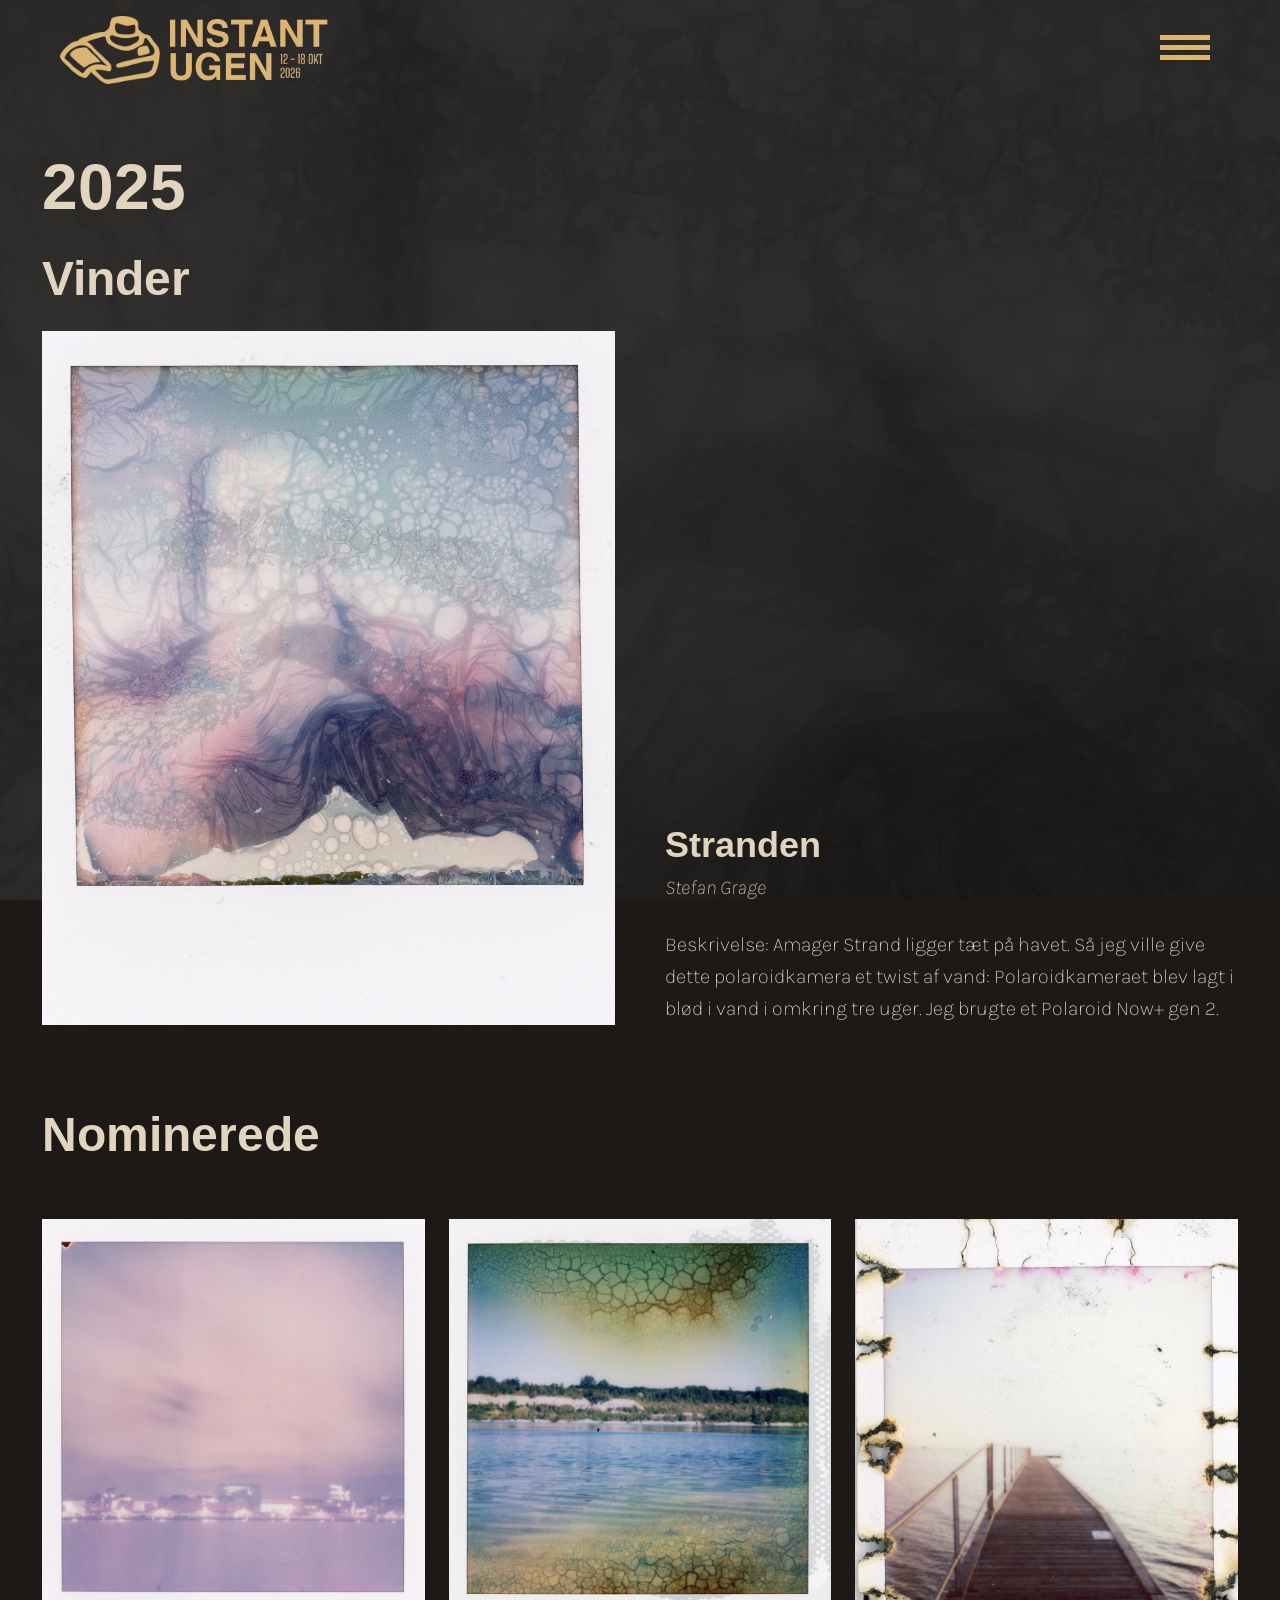
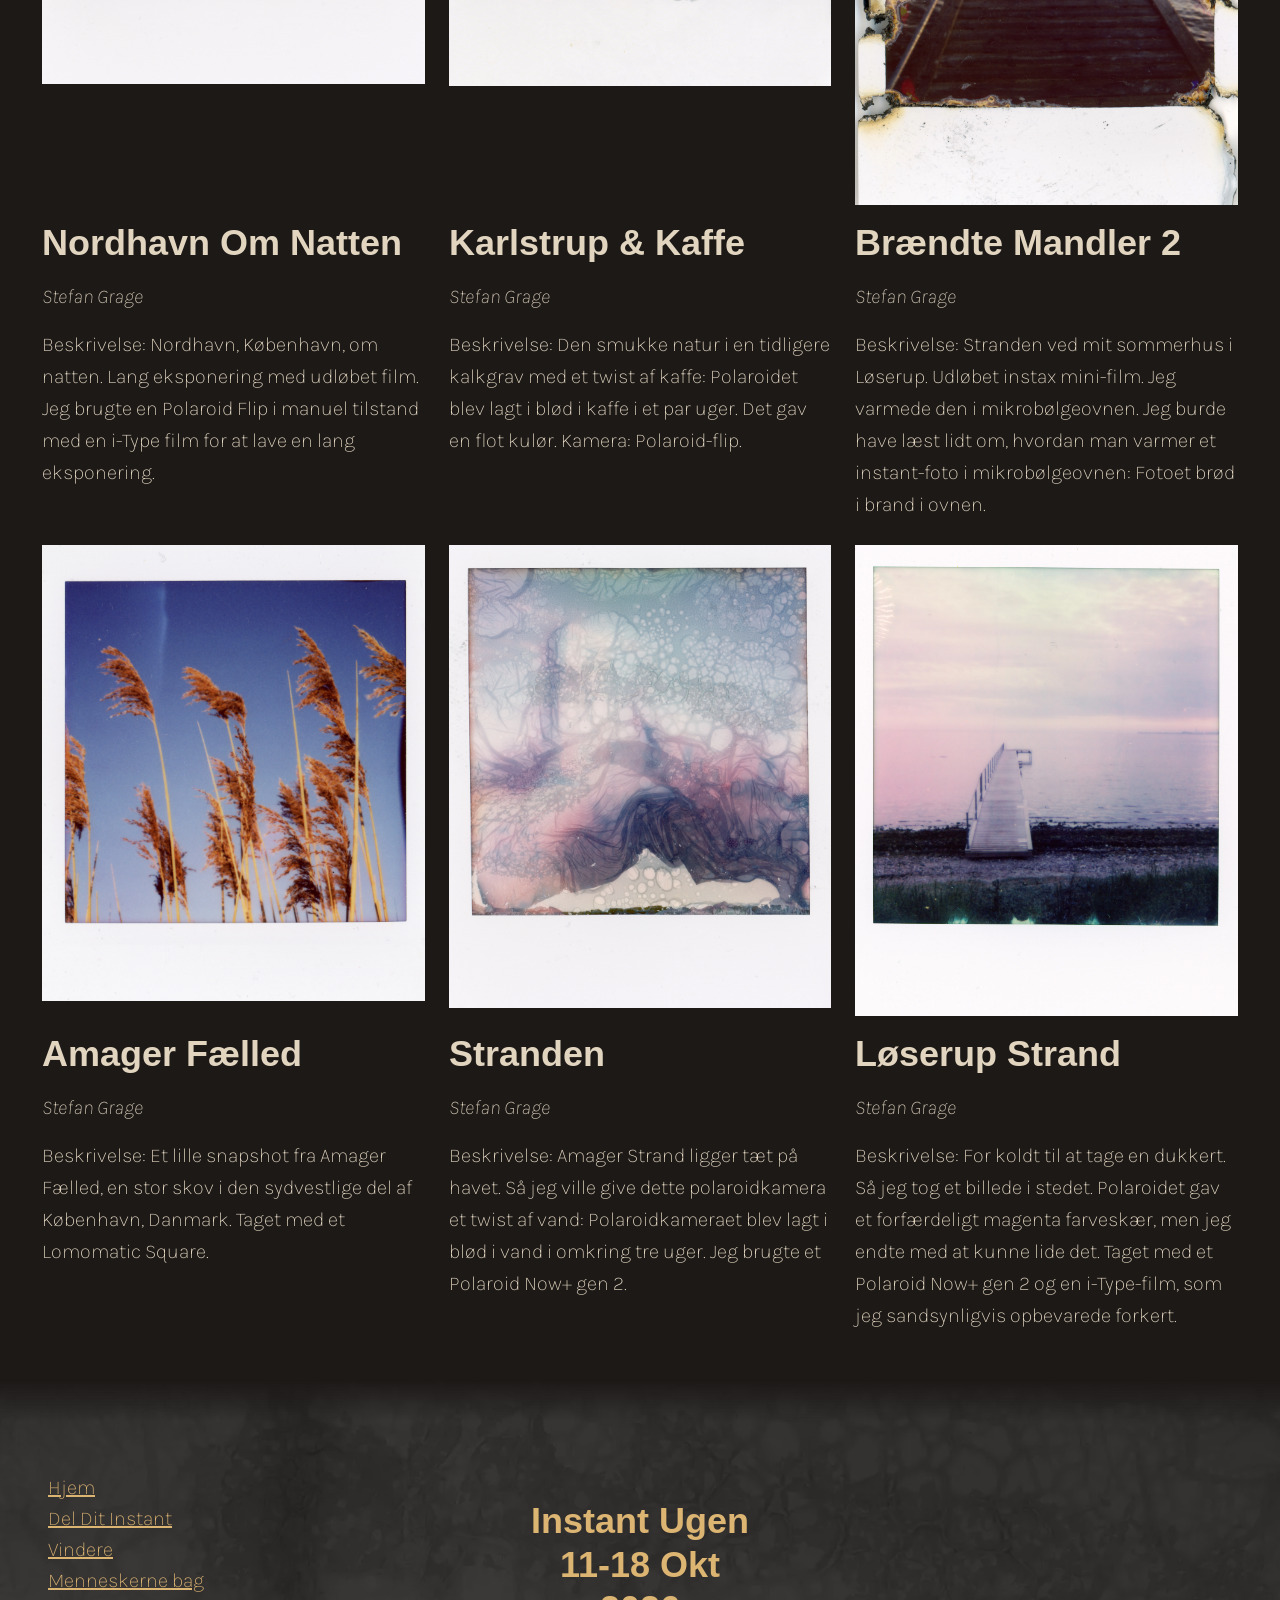
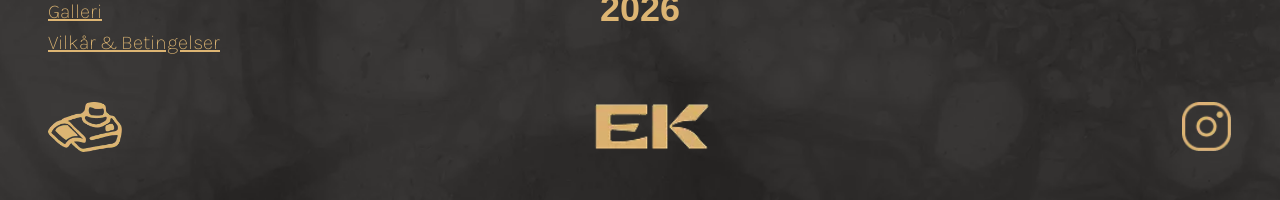
<file: galleri.html>
<!doctype html>
<html lang="da">

<head>
    <meta charset="UTF-8" />
    <meta name="viewport" content="width=device-width, initial-scale=1.0" />
    <meta name="robots" content="noindex, nofollow" />
    <title>Galleri</title>

    <!--Favicon-->
    <link rel="icon" type="image/x-icon" href="logo/Logo_interrim.webp">


    <!--Font-->

    <link rel="preconnect" href="https://fonts.googleapis.com" />
    <link rel="preconnect" href="https://fonts.gstatic.com" crossorigin />
    <link
        href="https://fonts.googleapis.com/css2?family=Arimo:ital,wght@0,400..700;1,400..700&family=Karla:ital,wght@0,200..800;1,200..800&display=swap"
        rel="stylesheet" />

    <!--css-->
    <link rel="stylesheet" href="css/global.css" />
    <link rel="stylesheet" href="css/galleri.css" />
</head>

<body>
    <header>
        <div class="logo">
            <a href="index.html">
                <img class="camera_Logo" src="logo/Logo_interrim.webp" alt="logo" />
                <img class="Wordmark_logo" src="logo/Wordmark_and_date.webp" alt="logo" />
            </a>
        </div>

        <nav>
            <ul class="menu">
                <li><a href="index.html">HJEM</a></li>
                <li><a href="form.html">DEL DIT INSTANT</a></li>
                <li><a href="winners.html">VINDERE</a></li>
                <li><a href="about.html">MENNESKERNE BAG</a></li>
                <li><a href="galleri.html">GALLERI</a></li>
            </ul>
        </nav>

        <button class="burger" aria-label="Menu button">
            <span class="line"></span>
            <span class="line"></span>
            <span class="line"></span>
        </button>
    </header>

    <main>
        <h1>2025</h1>
        <section class="winner_section">
            <div class="winner_card">
                <h2>Vinder</h2>
                <img src="Img/polaroids/nominerede2025_5.webp" alt="Polaroid Vinder" />
                <h3>Stranden</h3>
                <p class="name">Stefan Grage</p>
                <p>Beskrivelse: Amager Strand ligger tæt på havet. Så jeg ville give dette polaroidkamera et twist af
                    vand: Polaroidkameraet blev lagt i blød i vand i omkring tre uger. Jeg brugte et Polaroid Now+ gen
                    2.</p>
            </div>
        </section>

        <section class="nominerede_section">
            <h2>Nominerede</h2>
            <div class="nominerede_card">
                <img src="Img/polaroids/nominerede2025_1.webp" alt="Nominerede 1" />
                <h3>Nordhavn Om Natten</h3>
                <p class="name">Stefan Grage</p>
                <p>Beskrivelse: Nordhavn, København, om natten. Lang eksponering med udløbet film. Jeg brugte en
                    Polaroid Flip i manuel tilstand med en i-Type film for at lave en lang eksponering.</p>
            </div>
            <div class="nominerede_card">
                <img src="Img/polaroids/nominerede2025_2.webp" alt="Nominerede 2" />
                <h3>Karlstrup & Kaffe</h3>
                <p class="name">Stefan Grage</p>
                <p>Beskrivelse: Den smukke natur i en tidligere kalkgrav med et twist af kaffe: Polaroidet blev lagt i
                    blød i kaffe i et par uger. Det gav en flot kulør. Kamera: Polaroid-flip.</p>
            </div>
            <div class="nominerede_card">
                <img src="Img/polaroids/nominerede2025_3.webp" alt="Nominerede 3" />
                <h3>Brændte Mandler 2</h3>
                <p class="name">Stefan Grage</p>
                <p>Beskrivelse: Stranden ved mit sommerhus i Løserup. Udløbet instax mini-film. Jeg varmede den i
                    mikrobølgeovnen. Jeg burde have læst lidt om, hvordan man varmer et instant-foto i mikrobølgeovnen:
                    Fotoet brød i brand i ovnen.</p>
            </div>
            <div class="nominerede_card">
                <img src="Img/polaroids/nominerede2025_4.webp" alt="Nominerede 4" />
                <h3>Amager Fælled</h3>
                <p class="name">Stefan Grage</p>
                <p>Beskrivelse: Et lille snapshot fra Amager Fælled, en stor skov i den sydvestlige del af København,
                    Danmark. Taget med et Lomomatic Square.</p>
            </div>
            <div class="nominerede_card">
                <img src="Img/polaroids/nominerede2025_5.webp" alt="Nominerede 5" />
                <h3>Stranden</h3>
                <p class="name">Stefan Grage</p>
                <p>Beskrivelse: Amager Strand ligger tæt på havet. Så jeg ville give dette polaroidkamera et twist af
                    vand: Polaroidkameraet blev lagt i blød i vand i omkring tre uger. Jeg brugte et Polaroid Now+ gen
                    2.</p>
            </div>
            <div class="nominerede_card">
                <img src="Img/polaroids/nominerede2025_6.webp" alt="Nominerede 6" />
                <h3>Løserup Strand</h3>
                <p class="name">Stefan Grage</p>
                <p>
                    Beskrivelse: For koldt til at tage en dukkert. Så jeg tog et billede i stedet. Polaroidet gav et
                    forfærdeligt magenta farveskær, men jeg endte med at kunne lide det. Taget med et Polaroid Now+ gen
                    2 og en i-Type-film, som jeg
                    sandsynligvis opbevarede forkert.
                </p>
            </div>
        </section>
    </main>

    <footer>
        <div class="Footer_Content">
            <div class="Footer_Date">
                <h3>Instant Ugen</h3>
                <h3>11-18 Okt</h3>
                <h3>2026</h3>
            </div>

            <div class="Footer_links">
                <a href="index.html">Hjem</a>
                <a href="form.html">Del Dit Instant</a>
                <a href="winners.html">Vindere</a>
                <a href="about.html">Menneskerne bag</a>
                <a href="galleri.html">Galleri</a>
                <a href="agreements.html" target="_blank" rel="noopener noreferrer">Vilkår & Betingelser</a>
            </div>
        </div>

        <div class="Footer_logo">
            <a href="index.html"> <img src="logo/Logo_interrim.webp" alt="Instant ugen Logo" /></a>
            <a href="https://www.ek.dk/" target="_blank"><img src="logo/Ek_logo.webp" alt="Sponsor Logo EK" /> </a>
            <a href="DEAD_LINK " target="_blank"> <img src="logo/Insta_logo.webp" alt="Instagram Link" /></a>
        </div>
    </footer>
    <script src="javascript/burger.js"></script>
</body>

</html>
</file>
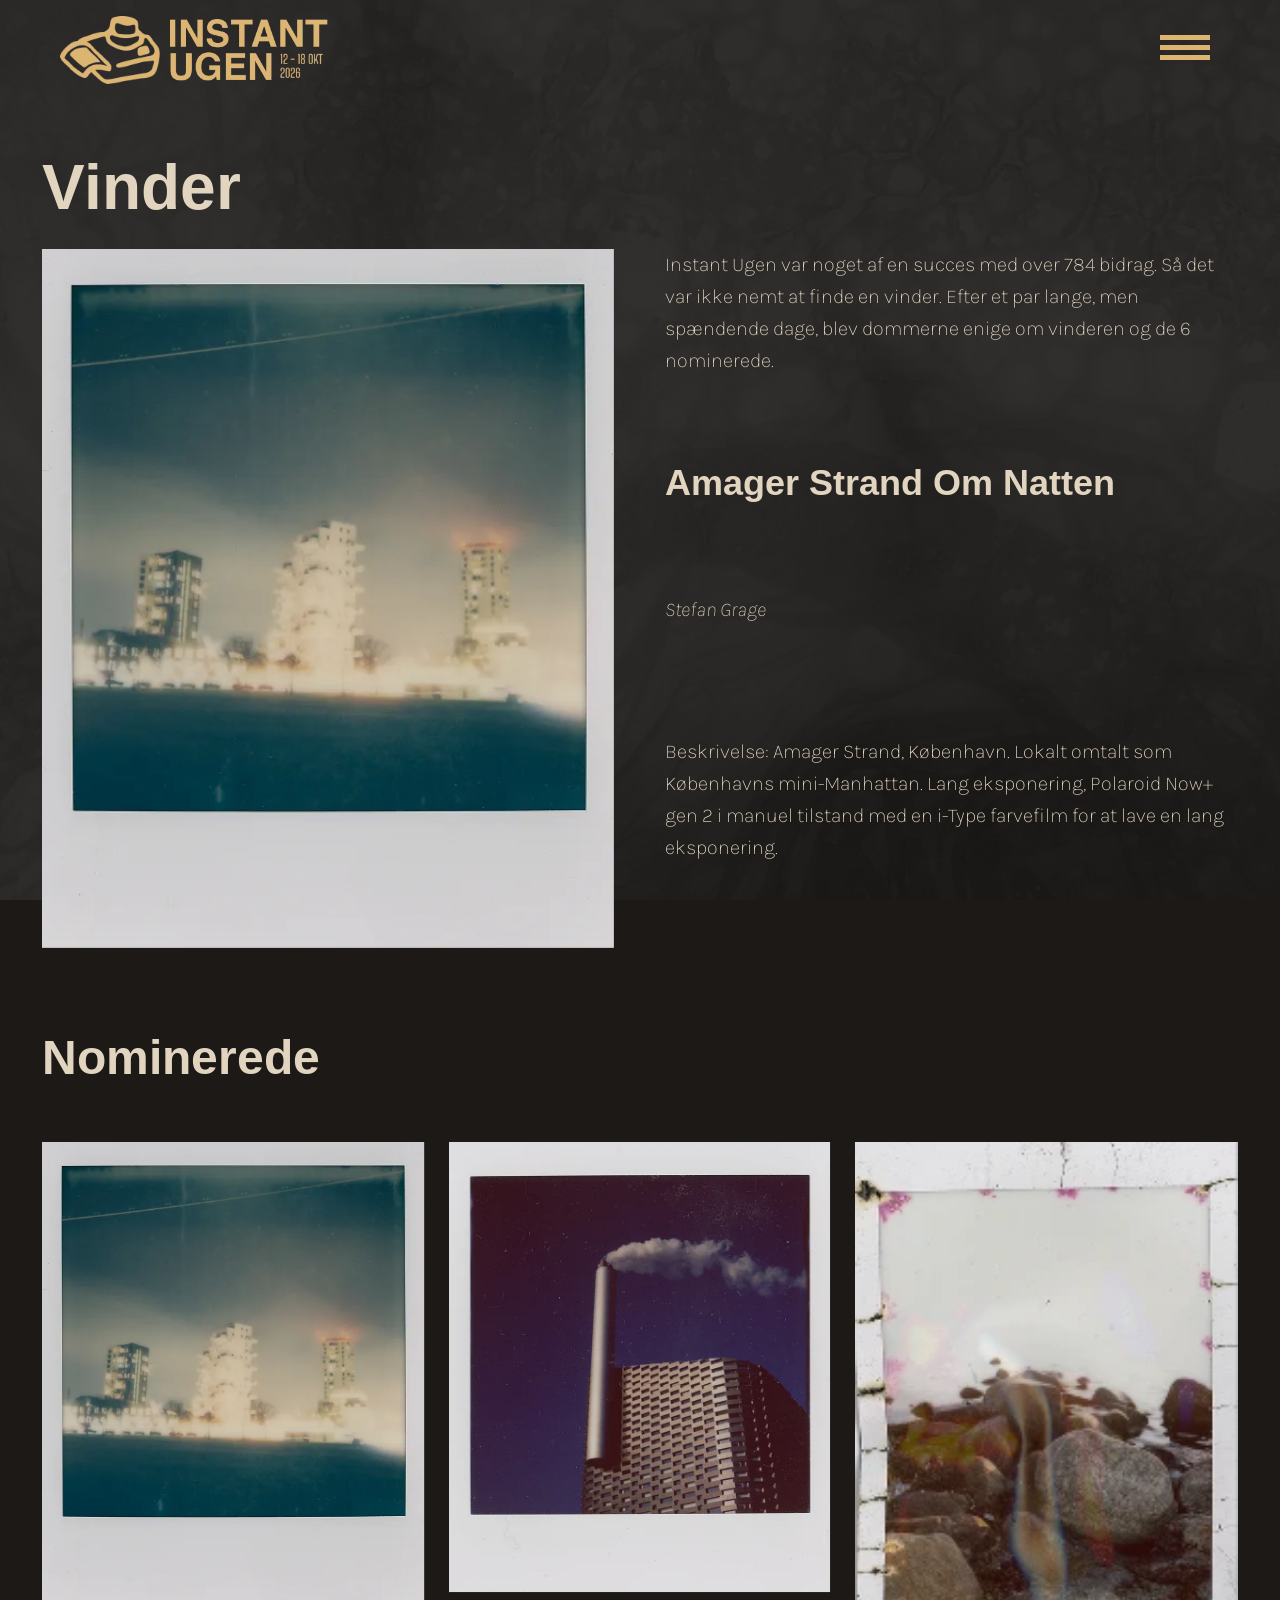
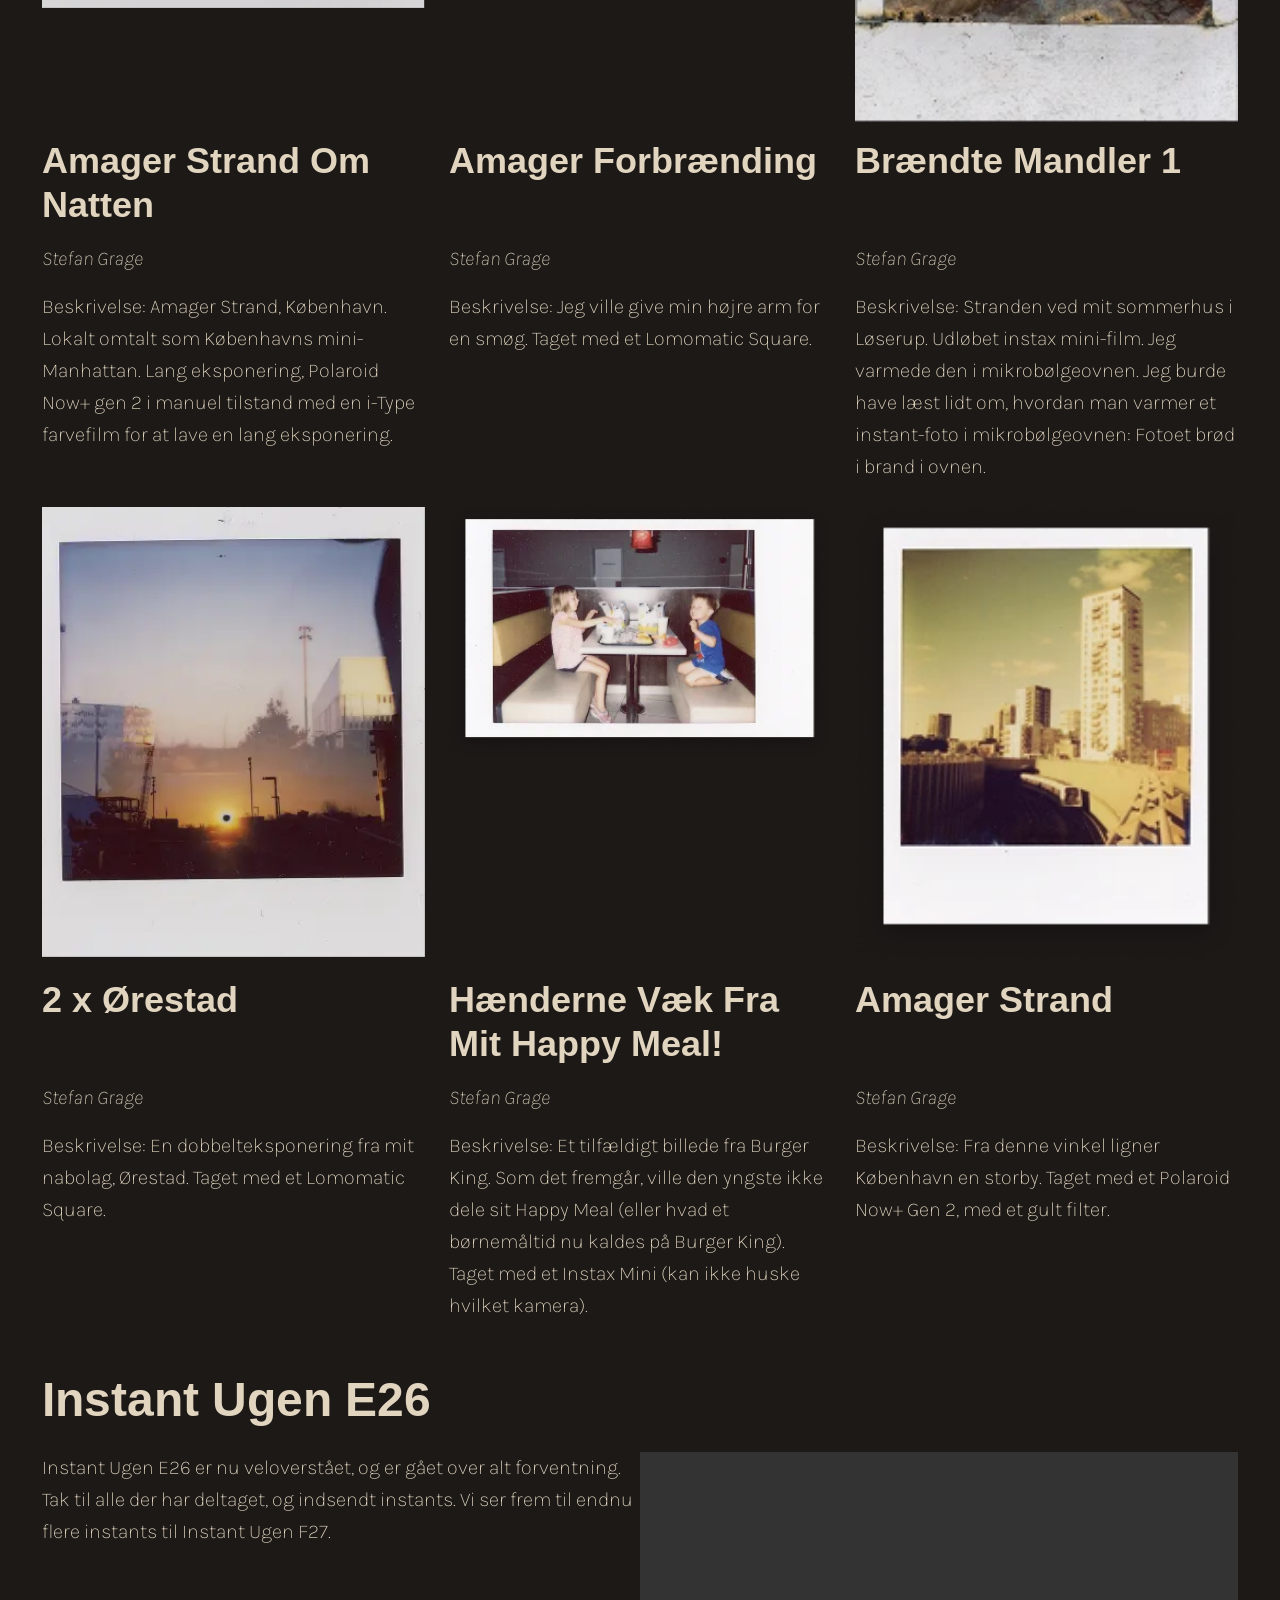
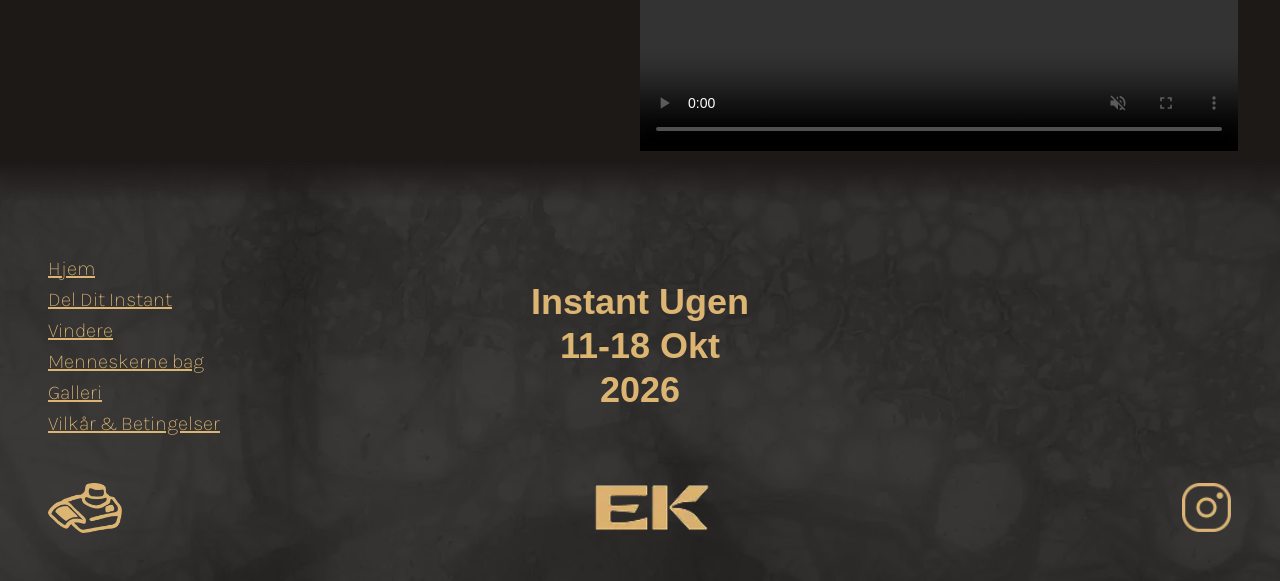
<file: winners.html>
<!doctype html>
<html lang="da">

<head>
    <meta charset="UTF-8" />
    <meta name="viewport" content="width=device-width, initial-scale=1.0" />
    <meta name="robots" content="noindex, nofollow" />
    <title>Vindere og Nominerede</title>


    <!--Favicon-->
    <link rel="icon" type="image/x-icon" href="logo/Logo_interrim.webp">


    <!--Font-->

    <link rel="preconnect" href="https://fonts.googleapis.com" />
    <link rel="preconnect" href="https://fonts.gstatic.com" crossorigin />
    <link
        href="https://fonts.googleapis.com/css2?family=Arimo:ital,wght@0,400..700;1,400..700&family=Karla:ital,wght@0,200..800;1,200..800&display=swap"
        rel="stylesheet" />

    <!--css-->
    <link rel="stylesheet" href="css/global.css" />
    <link rel="stylesheet" href="css/winners.css" />
</head>

<body>
    <header>
        <div class="logo">
            <a href="index.html">
                <img class="camera_Logo" src="logo/Logo_interrim.webp" alt="logo" />
                <img class="Wordmark_logo" src="logo/Wordmark_and_date.webp" alt="logo" />
            </a>
        </div>

        <nav>
            <ul class="menu">
                <li><a href="index.html">HJEM</a></li>
                <li><a href="form.html">DEL DIT INSTANT</a></li>
                <li><a href="winners.html">VINDERE</a></li>
                <li><a href="about.html">MENNESKERNE BAG</a></li>
                <li><a href="galleri.html">GALLERI</a></li>
            </ul>
        </nav>

        <button class="burger" aria-label="Menu button">
            <span class="line"></span>
            <span class="line"></span>
            <span class="line"></span>
        </button>
    </header>
    <main>
        <section class="winner_section">
            <div class="winner_card">
                <h1>Vinder</h1>
                <p class="info_text">Instant Ugen var noget af en succes med over 784 bidrag. Så det var ikke nemt at
                    finde en vinder. Efter et par lange, men spændende dage, blev dommerne enige om vinderen og de 6
                    nominerede.</p>
                <img src="Img/polaroids/hero_instant1.webp" alt="Polaroid Vinder" />
                <h3>Amager Strand Om Natten</h3>
                <p class="name">Stefan Grage</p>
                <p>Beskrivelse: Amager Strand, København. Lokalt omtalt som Københavns mini-Manhattan. Lang eksponering,
                    Polaroid Now+ gen 2 i manuel tilstand med en i-Type farvefilm for at lave en lang eksponering.</p>
            </div>
        </section>

        <section class="nominerede_section">
            <h2>Nominerede</h2>
            <div class="nominerede_card">
                <img src="Img/polaroids/hero_instant1.webp" alt="Nominerede 1" />
                <h3>Amager Strand Om Natten</h3>
                <p class="name">Stefan Grage</p>
                <p>Beskrivelse: Amager Strand, København. Lokalt omtalt som Københavns mini-Manhattan. Lang eksponering,
                    Polaroid Now+ gen 2 i manuel tilstand med en i-Type farvefilm for at lave en lang eksponering.</p>
            </div>
            <div class="nominerede_card">
                <img src="Img/polaroids/hero_instant2.webp" alt="Nominerede 2" />
                <h3>Amager Forbrænding</h3>
                <p class="name">Stefan Grage</p>
                <p>Beskrivelse: Jeg ville give min højre arm for en smøg. Taget med et Lomomatic Square.</p>
            </div>
            <div class="nominerede_card">
                <img src="Img/polaroids/hero_instant3.webp" alt="Nominerede 3" />
                <h3>Brændte Mandler 1</h3>
                <p class="name">Stefan Grage</p>
                <p>Beskrivelse: Stranden ved mit sommerhus i Løserup. Udløbet instax mini-film. Jeg varmede den i
                    mikrobølgeovnen. Jeg burde have læst lidt om, hvordan man varmer et instant-foto i mikrobølgeovnen:
                    Fotoet brød i brand i ovnen.</p>
            </div>
            <div class="nominerede_card">
                <img src="Img/polaroids/hero_instant4.webp" alt="Nominerede 4" />
                <h3>2 x Ørestad</h3>
                <p class="name">Stefan Grage</p>
                <p>Beskrivelse: En dobbelteksponering fra mit nabolag, Ørestad. Taget med et Lomomatic Square.</p>
            </div>
            <div class="nominerede_card">
                <img src="Img/polaroids/hero_instant5.webp" alt="Nominerede 5" />
                <h3>Hænderne Væk Fra Mit Happy Meal!</h3>
                <p class="name">Stefan Grage</p>
                <p>Beskrivelse: Et tilfældigt billede fra Burger King. Som det fremgår, ville den yngste ikke dele sit
                    Happy Meal (eller hvad et børnemåltid nu kaldes på Burger King). Taget med et Instax Mini (kan ikke
                    huske hvilket kamera).</p>
            </div>
            <div class="nominerede_card">
                <img src="Img/polaroids/hero_instant6.webp" alt="Nominerede 6" />
                <h3>Amager Strand</h3>
                <p class="name">Stefan Grage</p>
                <p>Beskrivelse: Fra denne vinkel ligner København en storby. Taget med et Polaroid Now+ Gen 2, med et
                    gult filter.</p>
            </div>
        </section>

        <section class="instantUgenInfografik_section">
            <h2>Instant Ugen E26</h2>
            <p>Instant Ugen E26 er nu veloverstået, og er gået over alt forventning. Tak til alle der har deltaget, og
                indsendt instants. Vi ser frem til endnu flere instants til Instant Ugen F27.</p>
            <video controls autoplay muted loop playsinline>
                <source src="video/infografik_video.mp4" type="video/mp4" />
            </video>
        </section>
    </main>

    <footer>
        <div class="Footer_Content">
            <div class="Footer_Date">
                <h3>Instant Ugen</h3>
                <h3>11-18 Okt</h3>
                <h3>2026</h3>
            </div>

            <div class="Footer_links">
                <a href="index.html">Hjem</a>
                <a href="form.html">Del Dit Instant</a>
                <a href="winners.html">Vindere</a>
                <a href="about.html">Menneskerne bag</a>
                <a href="galleri.html">Galleri</a>
                <a href="agreements.html" target="_blank" rel="noopener noreferrer">Vilkår & Betingelser</a>
            </div>
        </div>

        <div class="Footer_logo">
            <a href="index.html"> <img src="logo/Logo_interrim.webp" alt="Instant ugen Logo" /></a>
            <a href="https://www.ek.dk/" target="_blank"><img src="logo/Ek_logo.webp" alt="Sponsor Logo EK" /> </a>
            <a href="DEAD_LINK " target="_blank"> <img src="logo/Insta_logo.webp" alt="Instagram Link" /></a>
        </div>
    </footer>
    <script src="javascript/burger.js"></script>
</body>

</html>
</file>
<file: css/global.css>
/****** RESEt ******/
* {
  margin: 0;
  padding: 0px;
  box-sizing: border-box;
}
img {
  width: 100%;
  height: auto;
  display: block;
}

main {
  margin: 10px;
}

/******** FONTS *********/

h1 {
  font-family: "Arimo", sans-serif;
  font-optical-sizing: auto;
  font-weight: 800;
  font-style: normal;
  color: var(--text-color);
  font-size: 2.25rem;
}

h2 {
  font-family: "Arimo", sans-serif;
  font-optical-sizing: auto;
  font-weight: 800;
  font-style: normal;
  color: var(--text-color);
  font-size: 2rem;
}

.menu a {
  font-family: "Arimo", sans-serif;
  font-optical-sizing: auto;
  font-weight: 800;
  font-style: normal;
  color: var(--text-color);
  font-size: 1.5rem;
}

h3 {
  font-family: "Arimo", sans-serif;
  font-optical-sizing: auto;
  font-weight: 800;
  font-style: normal;
  color: var(--text-color);
  font-size: 1.5rem;
}

button {
  font-family: "Karla", sans-serif;
  font-optical-sizing: auto;
  font-weight: bold;
  font-style: normal;
  font-size: 1rem;
}

p,
ul,
ol,
a {
  font-family: "Karla", sans-serif;
  font-optical-sizing: auto;
  font-weight: 200;
  font-style: normal;
  font-size: 1.125rem;
  color: var(--text-color);
}

p {
  max-width: 65ch;
  line-height: 1.6;
}

li {
  max-width: 65ch;
}

.Italic-Text {
  font-weight: lighter;
  font-style: italic;
}

.light-text {
  font-weight: lighter;
}

/********* COLORS *********/

:root {
  --background-color: #1c1917;
  --text-color: #e2d5c0;
  --Yellow-color: #ddb573;
  --cta-color: #7fa6a7;
}

body {
  background-color: var(--background-color);
}

/*********** HEADER ***********/

header {
  top: 0;
  display: flex;
  justify-content: space-between;
  align-items: center;
  height: 100px;
  padding: 0 20px;
  background: transparent;
  z-index: 100;
}

/*********** LOGO ***********/

.Wordmark_logo {
  width: 110px;
  height: auto;
}

.camera_Logo {
  width: 65px;
}

.logo a {
  display: flex;
  align-items: center;
  gap: 10px;
}

.logo {
  position: relative;
  z-index: 102;
}

/*********** BURGER ***********/

.burger {
  display: block;
  width: 30px;
  height: 20px;
  cursor: pointer;
  background-color: transparent;
  border: 0;
  z-index: 102;
}

.burger .line {
  display: block;
  width: 100%;
  height: 2px;
  background-color: var(--Yellow-color);
  margin-bottom: 5px;
  transition: 0.2s linear;
}

/*********** MENU ***********/

nav {
  display: none;
}

nav.active {
  display: block;
  position: fixed;
  top: 0;
  left: 0;
  width: 100%;
  height: 100vh;
  background-color: var(--background-color);
  z-index: 101;
}

nav.active .menu {
  display: flex;
  flex-direction: column;
  align-items: flex-start;
  gap: 20px;
  margin: 0 auto;
  padding: 140px 40px 40px;
  list-style: none;
}

nav.active .menu a {
  color: var(--Yellow-color);
  font-size: 1.5rem;
  font-weight: 500;
  font-style: normal;
  text-decoration: underline;
  text-decoration-thickness: 1px;
}

nav.active .menu a:hover {
  color: var(--cta-color);

  transition: 0.3s ease-in;
}

/*********** BURGER Aimation ***********/

.burger.active .line:nth-child(1) {
  transform: rotate(45deg) translate(5px, 5px);
}

.burger.active .line:nth-child(2) {
  opacity: 0;
}

.burger.active .line:nth-child(3) {
  transform: rotate(-45deg) translate(5px, -5px);
}

/*********** FOOTER **********/
footer {
  position: relative;

  margin: 0;
  padding: 0;
  width: 100%;

  background-image: url(../Img/Backgrounds/FooterBackgroundNEW.webp);
  background-size: cover;
  background-position: center;
  background-repeat: no-repeat;

  -webkit-mask-image: linear-gradient(to bottom, transparent 0%, var(--background-color) 10%, var(--background-color) 100%);

  mask-image: linear-gradient(to bottom, transparent 0%, var(--background-color) 10%, var(--background-color) 100%);
}

.Footer_logo img {
  height: 50px;
  width: auto;
}

.Footer_logo {
  display: flex;
  justify-content: space-between;
  align-items: center;
  width: 100%;
  padding: 0 3rem 3rem 3rem;
}

.Footer_Date {
  display: flex;
  justify-content: center;
  align-items: center;
  flex-direction: column;
  margin: 3rem;
}

.Footer_Date h3 {
  color: var(--Yellow-color);
}

.Footer_links {
  display: flex;
  justify-content: center;
  align-items: center;
  flex-direction: column;
  margin: 3rem;
  gap: 0.5rem;
}

.Footer_links a {
  color: var(--Yellow-color);
  text-decoration: underline;
}

.Footer_Content {
  padding-top: 3rem;
}

/********** DESKTOP **********/
@media (min-width: 801px) {
  /****** FONT ******/
  h1 {
    font-size: 4rem;
  }

  h2 {
    font-size: 3rem;
  }

  h3 {
    font-size: 2.25rem;
  }

  p,
  ul,
  ol,
  a {
    font-size: 1.25rem;
  }

  button {
    font-size: 1.25rem;
  }

  /*************** MENU *****************/

  .logo a {
    margin-left: 40px;
  }

  .Wordmark_logo {
    width: 165px;
    height: auto;
  }

  .camera_Logo {
    width: 100px;
  }

  .burger {
    width: 60px;
    height: 55px;
    margin-right: 40px;
  }

  .burger .line {
    width: 50px;
    height: 5px;
  }

  nav.active .menu a {
    font-size: 3.625rem;
    text-decoration: underline;
    text-decoration-thickness: 3px;
  }

  nav.active .menu {
    gap: 10px;
    margin-left: 20px;
  }

  nav.active .menu a:hover {
    color: var(--cta-color);

    transition: 0.3s ease-in;
  }

  .burger.active .line:nth-child(1) {
    transform: rotate(45deg) translate(7px, 7px);
  }

  .burger.active .line:nth-child(2) {
    opacity: 0;
  }

  .burger.active .line:nth-child(3) {
    transform: rotate(-45deg) translate(7px, -7px);
  }

  /************** FOOTER *************/

  .Footer_Content {
    display: grid;
    grid-template-columns: 1fr 1fr 1fr;
  }

  .Footer_links {
    display: flex;
    justify-content: left;
    align-items: flex-start;
    flex-direction: column;
    margin: 3rem;
    gap: 0.5rem;
    grid-column: 1;
    grid-row: 1;
  }

  .Footer_Date {
    grid-column: 2;
    grid-row: 1;
  }
}
</file>
<file: css/index.css>
:root {
  --XS: 1.25rem;
  --S: 1.875rem;
  --M: 3.125rem;
  --L: 6.875rem;
  --XL: 9.375rem;
}

.hero_images {
  display: flex;
  flex-direction: row;
}

.hero_background {
  display: flow-root;
  background-image: url("../Img/Backgrounds/bg_hero.webp");
  background-size: cover;
  background-position: center top;
  background-repeat: no-repeat;
}

header {
  position: relative;
  z-index: 100;
}

/* ----------CTA------------- */

a {
  text-decoration: none;
  color: var(--background-color);
  font-weight: 600;
}

.button {
  background-color: var(--Yellow-color);
  color: var(--background-color);
  border-radius: 10px;
  padding: 1.25rem 4rem;
  font-size: 1.25rem;
  cursor: pointer;
  transition: all 0.3s ease;
  max-width: fit-content;
}

.button:hover {
  background: var(--cta-color);
}

/* -------------------------------- */

.hero_text_button {
  display: flex;
  flex-direction: column;
  justify-content: flex-end;
  gap: var(--S);
}

.hero {
  display: flex;
  flex-direction: column;
  align-items: center;
  margin: -100px var(--S) 0;
  gap: var(--M);
}

/* -------------- WHAT IS INSTANT UGEN? ---------------- */

.what_is_flex {
  position: relative;
  display: flex;
  flex-direction: column;
  align-items: center;
  gap: var(--S);
  margin: var(--M) var(--S);
}

.burgerking {
  width: 100%;
  transform: rotate(-10deg);
}

.what_is_images {
  position: relative;
  width: 100%;
}

.metro_tilt_ovenpå {
  position: absolute;
  z-index: 1;
  width: 25%;
  top: 8%;
  left: 18%;
  transform: translateX(-90px);
}

/* ------------ TIMELINE ----------- */

.timeline {
  background-image: url("../Img/Backgrounds/bg_textured_overlay.webp");
  display: flex;
  flex-direction: column;
  gap: var(--M);
  padding-block: var(--M);
  overflow-x: hidden;
}

.timeline_intro,
.timeline_outro {
  max-width: 65ch;
  display: flex;
  flex-direction: column;
  gap: var(--XS);
}

.timeline_outro {
  margin-top: var(--S);
}

.timeline_wrapper img {
  padding: 0 var(--XL);
  position: relative;
}

.timeline_wrapper {
  position: relative;
}

.timeline_grid {
  display: grid;
  grid-template-columns: 1fr 1fr;
  grid-template-rows: 1fr 1fr;
  margin: var(--M) var(--S);
  gap: 250px;
  position: absolute;
}

.info1 {
  display: flex;
  flex-direction: column;
  align-self: flex-end;
}

.info2 {
  display: flex;
  flex-direction: column;
  align-self: flex-start;
}

.info3 {
  display: flex;
  flex-direction: column;
  align-self: flex-end;
}

.info2 {
  display: flex;
  flex-direction: column;
  align-self: flex-start;
}

.infographics_index {
  display: flex;
  flex-direction: column;
  gap: var(--L);
  margin: var(--M) var(--S);
}

.infographic_1 {
  img {
    max-width: 300px;
  }
  display: flex;
  flex-direction: column;
  gap: var(--M);
}

.infographic_text {
  display: flex;
  flex-direction: column;
  gap: var(--XS);
}

.infographic_2 {
  display: flex;
  flex-direction: column;
  gap: var(--M);

  img {
    max-width: 200px;
  }
}

/* ------------------- HOW TO DELTAGE ------------ */

.how_to_section {
  position: relative;
  min-height: 100vh;
  overflow: hidden;
  padding: var(--M) 0 0;
  display: flex;
  flex-direction: column;
}

.how_to_section::before {
  content: "";
  position: absolute;
  inset: 0;
  z-index: 0;
  background-image: url("../Img/Backgrounds/bg_how_to.webp");
  background-position: center;
  background-size: cover;
  background-repeat: no-repeat;
  opacity: 0.7;
}

.how_to_section > * {
  position: relative;
  z-index: 1;
}

.h2_howto {
  color: var(--Yellow-color);
  margin-bottom: var(--M);
}
.note {
  max-width: 500px;
  min-height: 200px;
  padding: 35px 40px;
  background-color: #f7f2e8;
  background-image: repeating-linear-gradient(to bottom, transparent 0px, transparent 31px, #b8c7d1 32px);
  box-sizing: border-box;
}

.note p {
  margin: 0;
  color: var(--background-color);
  font-weight: 400;
  line-height: 32px;
  margin-bottom: 2rem;
}

.howtobtn {
  padding: var(--M) 0;
}

.howto_bigflex {
  display: flex;
  flex-direction: column;
  gap: var(--XS);
  padding: var(--L) var(--S);
}

.howto_smallflex {
  display: flex;
  flex-direction: column;
  gap: var(--M);
}

.howtobtn {
  display: flex;
  flex-direction: column;
  align-items: center;
}

.howto_images {
  display: flex;
  justify-content: center;
  align-items: center;
}

.howto_images img {
  display: block;
  margin: 0 auto;
}

/* ----------- FILES ------------- */

.files_title {
  margin: var(--L) var(--S) var(--M);
  color: var(--text-color);
}

.file-link {
  position: absolute;
  left: 0;
  display: block;
  width: 100%;
  cursor: pointer;
}

.file-link img {
  display: block;
  width: 100%;
  height: auto;
}

.yellowfile {
  z-index: 2;
  position: relative;
  left: 0;
  top: 0;
  width: 100%;
  height: auto;
  transform-origin: center top;
  filter: drop-shadow(0 10px 8px rgba(0, 0, 0, 0.12));
  transition:
    transform 0.35s ease,
    filter 0.35s ease;
}

.yellowfile:hover {
  transform: translateY(-16px);
  filter: drop-shadow(0 12px 12px rgba(0, 0, 0, 0.14));
}

.redfile {
  z-index: 3;
  position: relative;
  left: 0;
  top: 0;
  width: 100%;
  height: auto;
  transform-origin: center top;
  filter: drop-shadow(0 10px 8px rgba(0, 0, 0, 0.12));
  transition:
    transform 0.35s ease,
    filter 0.35s ease;
}

.redfile:hover {
  transform: translateY(-16px);
  filter: drop-shadow(0 12px 12px rgba(0, 0, 0, 0.14));
}

.bluefile {
  z-index: 4;
  position: relative;
  left: 0;
  top: 0;
  width: 100%;
  height: auto;
  transform-origin: center top;
  filter: drop-shadow(0 10px 8px rgba(0, 0, 0, 0.12));
  transition:
    transform 0.35s ease,
    filter 0.35s ease;
}

.bluefile:hover {
  transform: translateY(-16px);
  filter: drop-shadow(0 12px 12px rgba(0, 0, 0, 0.14));
}

.brownfile {
  z-index: 5;
  position: relative;
  left: 0;
  top: 0;
  width: 100%;
  height: auto;
  transform-origin: center top;
  filter: drop-shadow(0 10px 8px rgba(0, 0, 0, 0.12));
  transition:
    transform 0.35s ease,
    filter 0.35s ease;
}

.brownfile:hover {
  transform: translateY(-16px);
  filter: drop-shadow(0 12px 12px rgba(0, 0, 0, 0.14));
}

.imginfile {
  display: flex;
  flex-direction: column;

  img {
    max-width: 100px;
  }
}

.files {
  position: relative;
  width: 100%;
  height: clamp(420px, 52vw, 620px);
  margin-top: 0;
  margin-bottom: -4px;
  overflow: visible;
}

.files img {
  position: absolute;
  left: 0;
  width: 100%;
  height: auto;
}

.files .yellowfile {
  top: 0;
}

.files .redfile {
  top: 80px;
}

.files .bluefile {
  top: 160px;
}

.files .brownfile {
  top: 240px;
}

/********** MOBILE CLOCK **********/

/* ------------------- MOBILE BREAKPOINT --------------- */

@media (max-width: 800px) {
  .files_title {
    position: relative;
    top: -40px;
    margin-bottom: var(--L);
  }

  .files {
    margin-top: -100px;
  }

  .files .redfile {
    top: 60px;
  }

  .timeline_intro,
  .timeline_outro {
    margin-inline: var(--S);
  }

  .timeline_outro {
    margin-top: var(--L);
  }

  .timeline_wrapper {
    margin-top: var(--L);
  }

  .what_is_flex {
    margin-top: var(--L);
    margin-bottom: var(--S);
  }

  .container {
    padding-bottom: var(--S);
  }

  .howto_bigflex {
    padding-top: var(--M);
  }

  .timeline {
    padding-top: var(--L);
  }

  .infographic_1,
  .infographic_2 {
    display: flex;
    align-items: center;
  }
  .timeline_wrapper img {
    transform: scale(0.9);
    transform-origin: center;
  }

  .timeline_grid {
    display: block;
    position: absolute;
    inset: 0;
    width: 100%;
    height: 100%;
    margin: 0;
  }

  .timeline_grid .info1,
  .timeline_grid .info2,
  .timeline_grid .info3,
  .timeline_grid .info4 {
    position: absolute;
    width: 30%;
  }

  .timeline_grid .info1 {
    top: 8%;
    right: 2%;
  }

  .timeline_grid .info2 {
    top: 22%;
    left: 4%;
  }

  .timeline_grid .info3 {
    top: 62%;
    right: 5%;
  }

  .timeline_grid .info4 {
    top: 88%;
    left: 4%;
  }

  /* ----------- CLOCK MOBILE -------------- */

  .redlines {
    border-right: 4px solid #9c241f;
    border-left: 4px solid #9c241f;
    height: 70px;
    padding: 0 20px;
  }

  #countdown {
    display: flex;
    flex-direction: column;
    width: fit-content;
    margin: 0 auto;
    gap: 0.75rem;
  }

  #countdown ul {
    gap: 0.75rem;
    display: flex;
    flex-direction: row;
    /* margin: 0;
    padding: 0; */
  }

  #countdown li {
    font-size: 0.75rem;
    padding: 0.5em 0.35em;
    display: flex;
    flex-direction: column;
  }

  #countdown li span {
    font-size: 3rem;
  }

  #countdown .RedLine {
    width: 4px;
    height: 70px;
    margin: 0;
  }
}
/* 
------------------------ DESKTOP BREAKPOINT ------------------------ */

@media (min-width: 801px) {
  .timeline {
    display: flex;
    flex-direction: column;
    gap: var(--XL);
    padding: var(--XL) 65px;
  }

  .timeline_intro {
    width: 50%;
    max-width: none;
    margin-left: 50%;
    transform: none;
  }

  .timeline_wrapper {
    height: 55rem;
    width: calc(100% + 130px);
    margin: var(--M) -65px;
    overflow: visible;
  }

  .timeline_wrapper img {
    position: absolute;
    inset: 0;
    width: 100vw;
    height: auto;
    padding: 0;
    margin: auto;
    transform: rotate(105deg) scale(0.28);
  }

  .timeline_grid {
    inset: 0;
    width: 100%;
    height: 100%;
    margin: 0;
    z-index: 1;
  }

  .timeline_grid .info1,
  .timeline_grid .info2,
  .timeline_grid .info3,
  .timeline_grid .info4 {
    position: absolute;
    width: 18%;
  }

  .timeline_grid .info1 {
    top: 0%;
    left: 65px;
  }

  .timeline_grid .info2 {
    bottom: 35%;
    left: 25%;
  }

  .timeline_grid .info3 {
    top: 35%;
    right: 22%;
  }

  .timeline_grid .info4 {
    bottom: 5%;
    right: 5%;
  }

  .timeline_outro {
    width: 50%;
    max-width: none;
    margin-left: 0;
  }

  .hero {
    display: grid;
    grid-template-columns: 3fr 1fr;
    grid-template-rows: 1fr 1fr;
    align-items: center;
    margin: -120px 65px 0;
  }

  .hero_images {
    grid-column: 1;
    grid-row: span 2;
    align-self: start;
  }

  .hero_text_button {
    grid-column: 2;
    grid-row: 2;
    margin-left: -10rem;
  }

  .what_is_flex {
    display: grid;
    grid-template-columns: repeat(2, minmax(0, 1fr));
    margin: var(--L) 65px;
  }

  .what_is_images {
    grid-column: 2;
    overflow: visible;
  }

  .metro_tilt_ovenpå {
    transform: translateX(-100px);
  }

  .what_is_text {
    display: flex;
    flex-direction: column;
    gap: var(--S);
    order: -1;
  }

  .howto_bigflex {
    padding-inline: 65px;
  }

  .infographics_index {
    display: flex;
    flex-direction: row;
    align-items: flex-start;
    justify-content: space-around;
    gap: var(--M);
    margin-inline: 65px;
  }

  .infographic_1,
  .infographic_2 {
    width: 40%;
  }

  .infographic_2 {
    margin-top: -100px;
  }

  .infographic_1 {
    margin-top: var(--L);
  }

  .howto_smallflex {
    display: flex;
    flex-direction: row;
    gap: var(--M);
  }

  .files {
    height: calc(77.3vw + 600px);
    margin-top: 0;
  }

  .files_title {
    margin-inline: 65px;
  }

  .files .redfile {
    top: 160px;
  }

  .files .bluefile {
    top: 400px;
  }

  .files .brownfile {
    top: 600px;
  }

  /**** CLOCK ******/

  /* CONTAINER */
  .container {
    color: #333;
    margin: 0 auto;
    text-align: center;
    padding-bottom: var(--L);
  }

  /* COUNTDOWN */
  #countdown {
    display: flex;
    align-items: center;
    justify-content: center;
    gap: clamp(0.75rem, 1.8vw, 2rem);
    width: fit-content;
    margin: 0 auto;
  }

  /* RED LINES */

  .RedLine {
    width: 5px;
    height: clamp(70px, 9vw, 100px);
    background-color: #9c241f;
    flex-shrink: 0;
    margin: 0;
  }

  /* NUMBERS */
  #countdown ul {
    display: flex;
    gap: clamp(1.5rem, 2.2vw, 3rem);
    list-style: none;
    margin: 0;
    padding: 0;
  }

  #countdown li {
    display: inline-block;
    font-size: 1.5em;
    list-style-type: none;
    padding: 1em;
    text-transform: uppercase;
  }

  #countdown li span {
    display: block;
    font-size: 4.5rem;
  }
}
</file>
<file: css/about.css>
/*********** INFO TEXT *************/

.Dommerne {
  margin-top: 2rem;
  margin-bottom: 2rem;
  text-align: center;
}

.Dommerne p {
  max-width: none;
}

.HvemErVi {
  margin-left: 1rem;
}
/*********** FRIDGE *********/

.Fridge {
  position: relative;
  width: 98%;
  transform: rotate(0.7deg);
  margin: 0 auto;
}

.FridgeBackground {
  display: block;
  width: 100%;
  height: auto;
}

.FridgeContent {
  position: absolute;
  top: 0;
  left: 0;
  width: 100%;
}

.FridgeContent p {
  font-size: 0.8rem;
}

.FridgeJudge {
  display: grid;
  grid-template-columns: 1fr 1fr;
  align-items: center;
  margin: 1rem 1rem 2rem 1rem;
}

.FridgeJudge img {
  width: min(95px, 24vw);
  height: auto;
  justify-self: center;
}

/*********** POLAROID ROTATION *********/

.JudgeImg1 {
  transform: rotate(12deg);
}

.JudgeImg2 {
  transform: rotate(-6deg);
}

.JudgeImg3 {
  transform: rotate(8deg);
}

.JudgeImg4 {
  transform: rotate(-3deg);
}

.JudgeImg5 {
  transform: rotate(13deg);
}

.JudgeImg2,
.JudgeImg4 {
  justify-self: end;
}

/********* SPONSOR ************/

.sponsor {
  margin-left: 10px;
}

.Sponsorlogo {
  width: 100px;
  margin-top: 1rem;
}

.SponsorText {
  color: var(--Yellow-color);
  font-weight: bold;
}

/********** TABLET **********/

@media (min-width: 600px) {
  .FridgeJudge {
    grid-template-columns: 1fr 1fr;
    margin: 1rem 1rem 3rem 1rem;
  }

  .FridgeJudge img {
    width: min(200px, 30vw);
  }

  .FridgeContent p {
    font-size: 1.5rem;
  }

  .FridgeContent {
    padding: 1rem;
    margin-top: 2rem;
  }
}

/********** DESKTOP **********/

@media (min-width: 801px) {
  .HvemErVi {
    margin-left: 3rem;
  }

  .FridgeContent {
    margin-top: 10rem;
    padding: 1rem;
  }

  .FridgeJudge {
    grid-template-columns: 1fr 1fr 1fr;
    align-items: center;
    gap: 2rem;
  }

  .FridgeJudge img {
    width: min(400px, 28vw);
    height: auto;
  }

  .FridgeJudge p {
    font-size: 2.25rem;
  }

  /* Række 1, 3, 5 */

  .FridgeJudge:nth-child(odd) p {
    grid-column: 2;
    justify-self: start;
    text-align: left;
  }

  .FridgeJudge:nth-child(odd) img {
    grid-column: 1;
  }

  /* Række 2, 4 */

  .FridgeJudge:nth-child(even) p {
    grid-column: 2;
    justify-self: end;
    text-align: right;
  }

  .FridgeJudge:nth-child(even) img {
    grid-column: 3;
    justify-self: end;
  }

  /* Sponsor */
  .sponsor {
    width: fit-content;
    margin: 0 auto;
    text-align: center;
  }

  .Sponsorlogo {
    margin: 1rem auto 0;
  }
}
</file>
<file: css/agreements.css>
h3 {
  margin-left: 1rem;
}

p {
  margin-left: 1rem;
  margin-bottom: 3rem;
}

h2 {
  margin-left: 1rem;
}

h3,
p,
h2 {
  color: var(--Yellow-color);
}

@media (min-width: 801px) {
  h3 {
    margin-left: 5rem;
  }

  p {
    margin-left: 5rem;
    margin-bottom: 3rem;
  }

  h2 {
    margin-left: 5rem;
  }
}
</file>
<file: css/form.css>
body {
  position: relative;
  background-color: var(--background-color);
}

body::before {
  content: "";
  position: fixed;
  inset: 0;
  background-image: url(../Img/Backgrounds/FormTryout.webp);
  background-size: cover;
  background-position: center;
  opacity: 0.3;
  z-index: -1;
}

/****** TEXT ******/

h1 {
  margin-top: 2rem;
}

.info {
  margin-top: 2rem;
}

.info_list {
  margin-top: 2rem;
  margin-left: 1rem;
}

.info_list li {
  margin-bottom: 1rem;
}

/******** SVG INFO ********/

.Info {
  display: flex;
  flex-direction: column;
  gap: 3rem;
  width: 100%;
}

.InfoContainer {
  width: 100%;
  text-align: center;
  margin-top: 2rem;
}

.InfoSvg {
  width: 80%;
  margin: 0 auto;
}

.InfoSvg svg {
  display: block;
  width: 100%;
  height: auto;
  margin: 0 auto;
}

/* Første SVG er høj og smal */
.InfoSvg .svgnr1 {
  width: 40%;
}

.InfoContainer p {
  margin: 0 auto;
  text-align: center;
}

/******** FORM *********/

.form {
  width: 100%;
  max-width: 1050px;
  margin: 5rem auto 10rem;
  background-color: transparent;
  color: var(--Yellow-color);
  font-family: "Karla", sans-serif;
}

form input,
form textarea,
form button,
form label {
  font-family: inherit;
}

.BoldText {
  font-weight: bold;
}

.formHeadline {
  margin-bottom: 2rem;
}

.form-row {
  grid-template-columns: 1fr;
}

.field {
  display: grid;
  grid-template-rows: 1fr 1fr;
  padding: 8px 12px 45px;
  border-top: 2px solid var(--Yellow-color);
}

label {
  display: flex;
  align-items: center;
  gap: 8px;
  margin-bottom: 14px;
  font-size: 14px;
  font-weight: bold;
}

input {
  width: 100%;
  border: none;
  outline: none;
  background: transparent;
  color: var(--text-color);
  font-family: inherit;
  font-size: 16px;
}

input[type="checkbox"] {
  width: auto;
  margin: 0;
}

input::placeholder {
  color: var(--Yellow-color);
  font-weight: 100;
  opacity: 50%;
}

input:focus {
  color: var(--text-color);
  font-family: "Karla", sans-serif;
  font-size: 1.125rem;
  font-optical-sizing: auto;
  font-weight: 200;
  font-style: normal;
}

.submit-button {
  display: block;
  margin: 30px auto 0;
  padding: 1.25rem 4rem;
  border: none;
  border-radius: 10px;
  background: var(--Yellow-color);
  color: var(--background-color);
  font-family: inherit;
  cursor: pointer;
  transition: all 0.3s ease;
  max-width: fit-content;
}

.submit-button:hover {
  background: var(--cta-color);
}

.upload {
  display: flex;
  align-items: center;
  gap: 10px;
}

#image-upload::file-selector-button {
  width: 30px;
  height: 30px;
  border: 1px solid var(--text-color);
  background: transparent;
  color: transparent;
  cursor: pointer;
}

textarea {
  width: 100%;
  min-height: 130px;
  margin-top: -45px;
  resize: vertical;
  outline: 1px solid var(--Yellow-color);
  background: transparent;
  color: var(--Yellow-color);
}

textarea::placeholder {
  color: var(--Yellow-color);
  font-weight: 100;
}

.description {
  margin-bottom: 40px;
}

.Form_Checkbox {
  font-size: 0.8rem;
}

.Form_Checkbox a {
  font-size: 0.8rem;
}

/******* OVERLAY ********/

.overlay-background {
  position: fixed;
  inset: 0;
  z-index: 999;
  display: flex;
  justify-content: center;
  align-items: center;
  overflow: hidden;
  transform: translateY(-100%);
  transition: transform 0.8s ease-in-out;
}

.overlay-background.active {
  transform: translateY(0);
}

.overlay {
  align-items: center;
  padding: 2rem;
  background-image: url(../Img/Backgrounds/takfordeltagelse.webp);
  background-size: cover;
}

.overlay img {
  display: none;
}

.overlay h1 {
  margin-top: 0;
}

.Overlay_content p {
  margin-bottom: 0.5rem;
}

#closeThankYou {
  padding: 10px 50px;
  border: none;
  border-radius: 10px;
  background-color: var(--Yellow-color);
}

/********** DESKTOP **********/

@media (min-width: 801px) {
  /******** TEXT ********/

  h1 {
    margin-top: 2rem;
    margin-left: 6rem;
  }

  .info {
    margin-top: 2rem;
    margin-left: 10rem;
  }

  /******** SVG INFO ********/

  .Info {
    flex-direction: row;
    gap: 2rem;
  }

  .InfoContainer {
    flex: 1;
    width: auto;
    margin-top: 0rem;
  }

  .InfoSvg {
    width: 100%;
  }

  /******** FORM ********/

  .form-row {
    display: grid;
    grid-template-columns: 1fr 1fr;
    border-top: 2px solid var(--Yellow-color);
  }

  .field + .field {
    border-left: 2px solid var(--Yellow-color);
  }

  .Form_Checkbox {
    padding-left: 12px;
  }

  .Form_Checkbox a {
    font-size: 1rem;
  }

  .Form_Checkbox {
    font-size: 1rem;
  }

  textarea {
    width: 50%;
  }

  .submit-button {
    margin: 30px 0 0;
  }

  /******** OVERLAY ********/

  .overlay {
    display: grid;
    grid-template-columns: 1fr 1fr;
    width: 75%;
    margin: 0 auto;
    padding: 2rem 0 2rem 2rem;
    align-items: center;
  }

  .overlay img {
    display: block;
    width: 85%;
    height: auto;
    justify-self: end;
  }

  .Overlay_content {
    transform: translateY(-20px);
  }

  /******** OTHER ********/

  .grid_1-1 {
    display: grid;
    grid-template-columns: 1fr 4fr;
  }

  .formHeadline {
    display: grid;
    grid-template-columns: 1fr 3fr;
  }
}
</file>
<file: css/galleri.css>
body {
  position: relative;
  background-color: var(--background-color);
}

body::before {
  content: "";
  position: fixed;
  inset: 0;
  background-image: url(../Img/Backgrounds/FormTryout.webp);
  background-size: cover;
  background-position: center;
  opacity: 0.3;
  z-index: -1;
}
/* Generel styling */
.nominerede_card {
  display: grid;
  grid-template-rows: subgrid;
  grid-row: span 4;
  row-gap: 1em;
}
.name {
  font-style: italic;
}
.winner_section {
  margin-top: 1.5rem;
  .winner_card {
    margin-top: 1.5em;
  }
}
h1 {
  margin-top: 3rem;
}
.nominerede_section {
  margin-bottom: 3rem;
}
/* Mobile */
@media (max-width: 800px) {
  .nominerede_section {
    display: grid;
    grid-template-columns: 1fr 1fr;
    column-gap: 1.5em;
    row-gap: 1.5em;
    margin-top: 3rem;

    h2 {
      grid-column: 1/-1;
    }
  }
  .winner_card {
    display: flex;
    flex-direction: column;
    margin-top: 2rem;
    row-gap: 1.5em;
  }

  .info_text {
    order: 1;
    margin-bottom: 1rem;
  }

  .winner_card h2 {
    order: 2;
  }

  .winner_card h3 {
    order: 3;
  }

  .winner_card .name {
    order: 4;
  }

  .winner_card img {
    order: 5;
  }

  .winner_card > p:last-child {
    order: 6;
  }
}

/* Desktop */
@media (min-width: 801px) {
  main {
    padding-right: 2rem;
    padding-left: 2em;
  }
  .nominerede_section {
    display: grid;
    grid-template-columns: 1fr 1fr 1fr;
    column-gap: 1.5em;
    row-gap: 1.5em;
    margin-top: 5rem;

    h2 {
      grid-column: 1/-1;
      margin-bottom: 2rem;
    }
  }
  .winner_card {
    display: grid;
    grid-template-columns: 1fr 1fr;
    column-gap: 50px;

    grid-template-areas:
      "title title"
      "image info"
      "image winner-title"
      "image name"
      "image description";
  }

  .winner_card h2 {
    grid-area: title;
    margin-bottom: 1.5rem;
  }

  .winner_card .info_text {
    grid-area: info;
    padding: 0;
  }

  .winner_card img {
    grid-area: image;
    width: 100%;
  }

  .winner_card h3 {
    grid-area: winner-title;
    margin: 0;
  }

  .winner_card .name {
    grid-area: name;
    margin: 5px 0 25px;
  }

  .winner_card > p:last-child {
    grid-area: description;
    margin: 0;
  }
}
</file>
<file: css/winners.css>
body {
  position: relative;
  background-color: var(--background-color);
}

body::before {
  content: "";
  position: fixed;
  inset: 0;
  background-image: url(../Img/Backgrounds/FormTryout.webp);
  background-size: cover;
  background-position: center;
  opacity: 0.3;
  z-index: -1;
}
/* Generel styling */
.nominerede_card {
  display: grid;
  grid-template-rows: subgrid;
  grid-row: span 4;
  row-gap: 1em;
}
.name {
  font-style: italic;
}
.winner_section {
  margin-top: 3rem;
  .winner_card {
    margin-top: 1.5em;
  }
}
.nominerede_section {
  margin-bottom: 3rem;
}

/* Mobile */
@media (max-width: 800px) {
  .nominerede_section {
    display: grid;
    grid-template-columns: 1fr 1fr;
    column-gap: 1.5em;
    row-gap: 1.5em;
    margin-top: 3rem;

    h2 {
      grid-column: 1/-1;
    }
  }
  .winner_card {
    display: flex;
    flex-direction: column;
    margin-top: 2rem;
    row-gap: 1.5em;
  }

  .info_text {
    order: 1;
    margin-bottom: 1rem;
  }

  .winner_card h1 {
    order: 2;
  }

  .winner_card h3 {
    order: 3;
  }

  .winner_card .name {
    order: 4;
  }

  .winner_card img {
    order: 5;
  }

  .winner_card > p:last-child {
    order: 6;
  }
  .instantUgenInfografik_section {
    margin-top: 3rem;
    display: grid;
    row-gap: 1.5em;
    video {
      width: 100%;
      padding: 1em 1.5em;
    }
  }
}

/* Desktop */
@media (min-width: 801px) {
  main {
    padding-right: 2rem;
    padding-left: 2em;
  }
  .nominerede_section {
    display: grid;
    grid-template-columns: 1fr 1fr 1fr;
    column-gap: 1.5em;
    row-gap: 1.5em;
    margin-top: 5rem;

    h2 {
      grid-column: 1/-1;
      margin-bottom: 2rem;
    }
  }
  .winner_card {
    display: grid;
    grid-template-columns: 1fr 1fr;
    column-gap: 50px;

    grid-template-areas:
      "title title"
      "image info"
      "image winner-title"
      "image name"
      "image description";
  }

  .winner_card h1 {
    grid-area: title;
    margin-bottom: 1.5rem;
  }

  .winner_card .info_text {
    grid-area: info;
    padding: 0;
  }

  .winner_card img {
    grid-area: image;
    width: 100%;
  }

  .winner_card h3 {
    grid-area: winner-title;
    margin: 0;
  }

  .winner_card .name {
    grid-area: name;
    margin: 5px 0 25px;
  }

  .winner_card > p:last-child {
    grid-area: description;
    margin: 0;
  }
  .instantUgenInfografik_section {
    margin-top: 3rem;
    display: grid;
    grid-template-columns: 1fr 1fr;
    row-gap: 1.5em;
    h2 {
      grid-column: 1/-1;
    }
    video {
      width: 100%;
    }
  }
}
</file>
